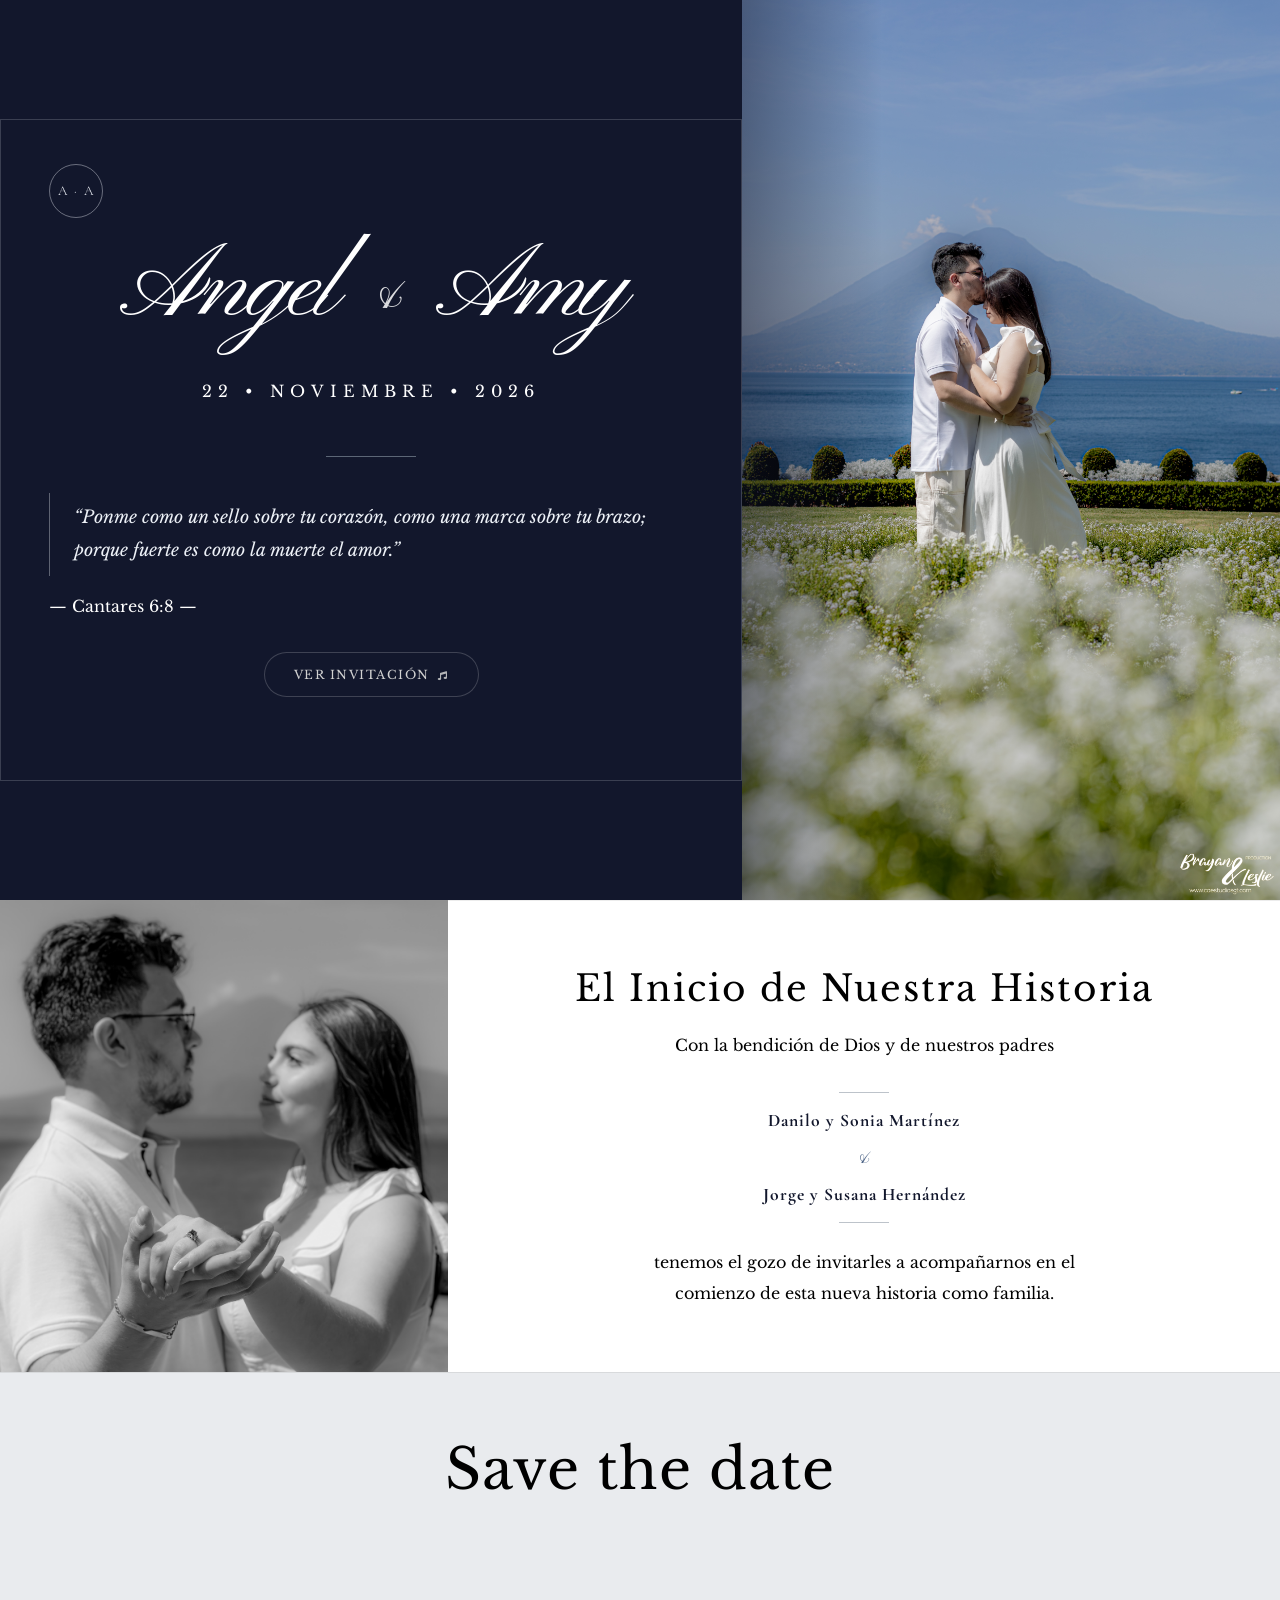
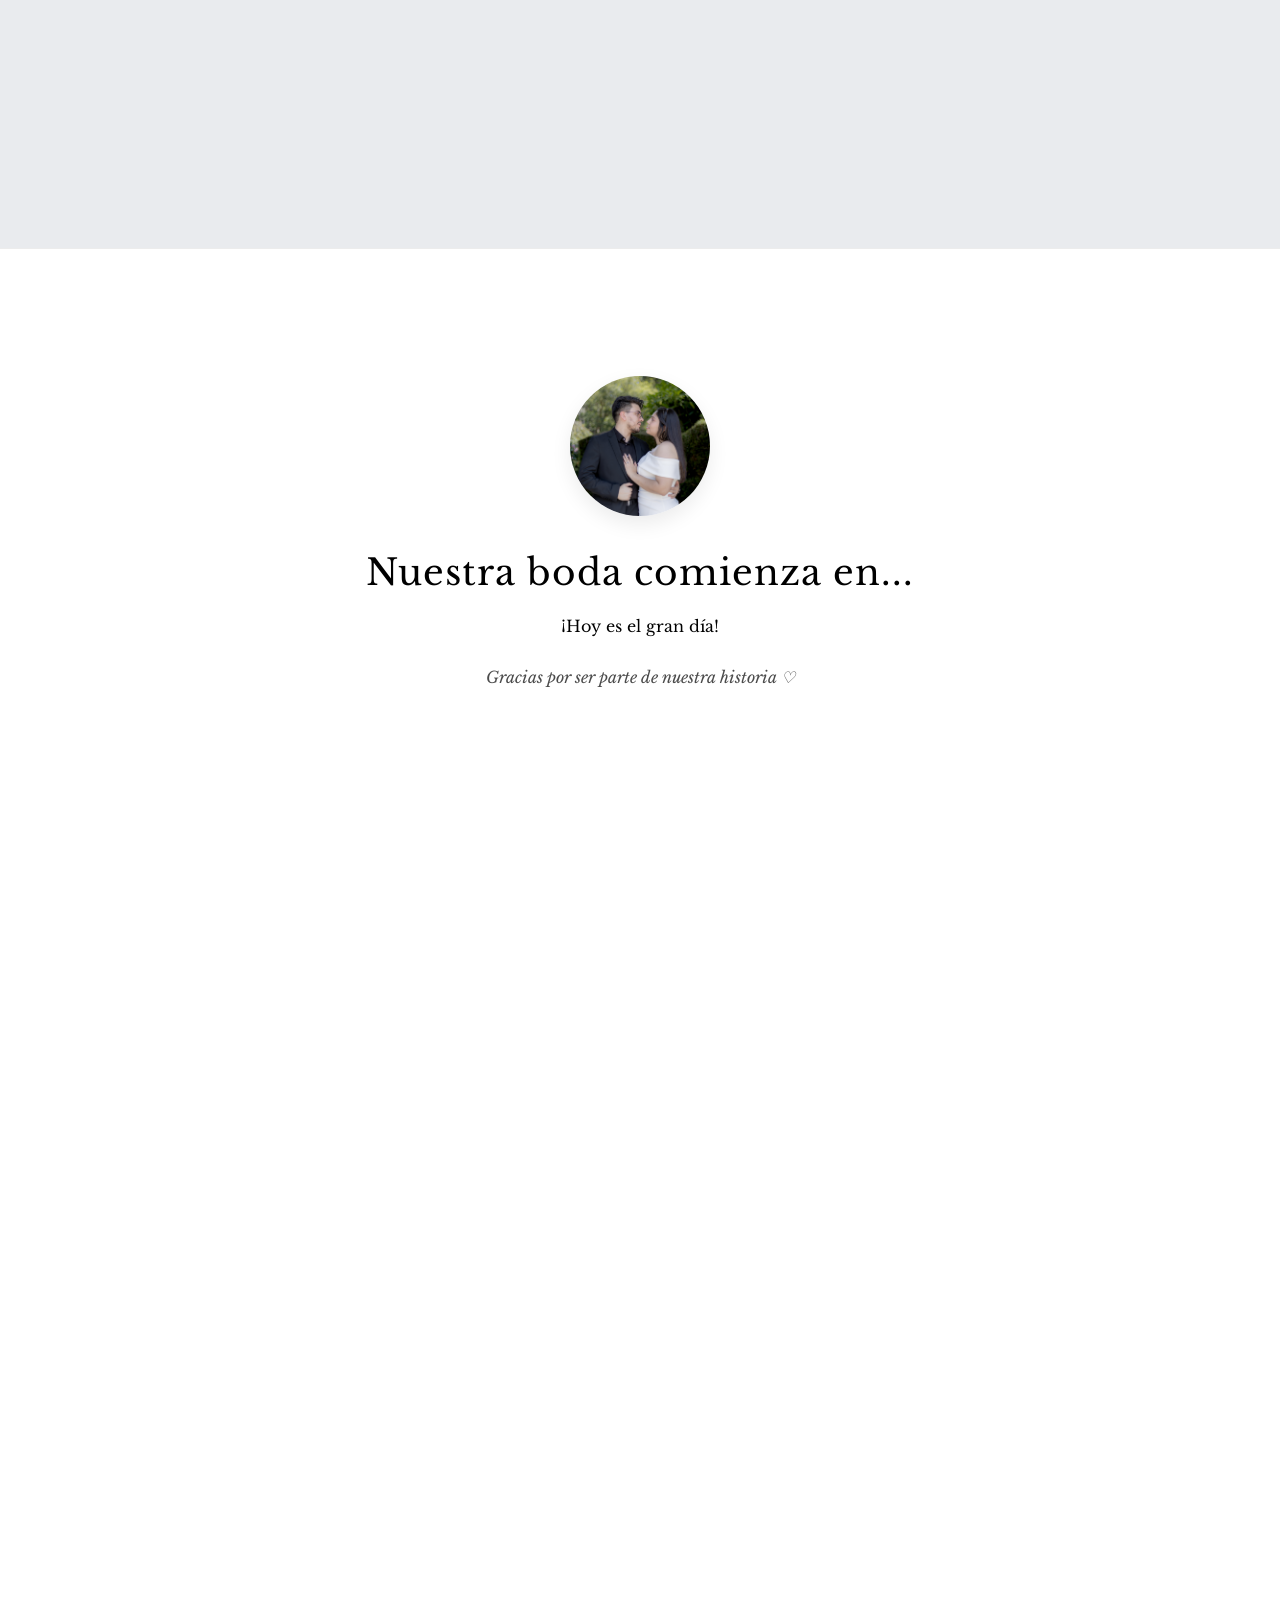
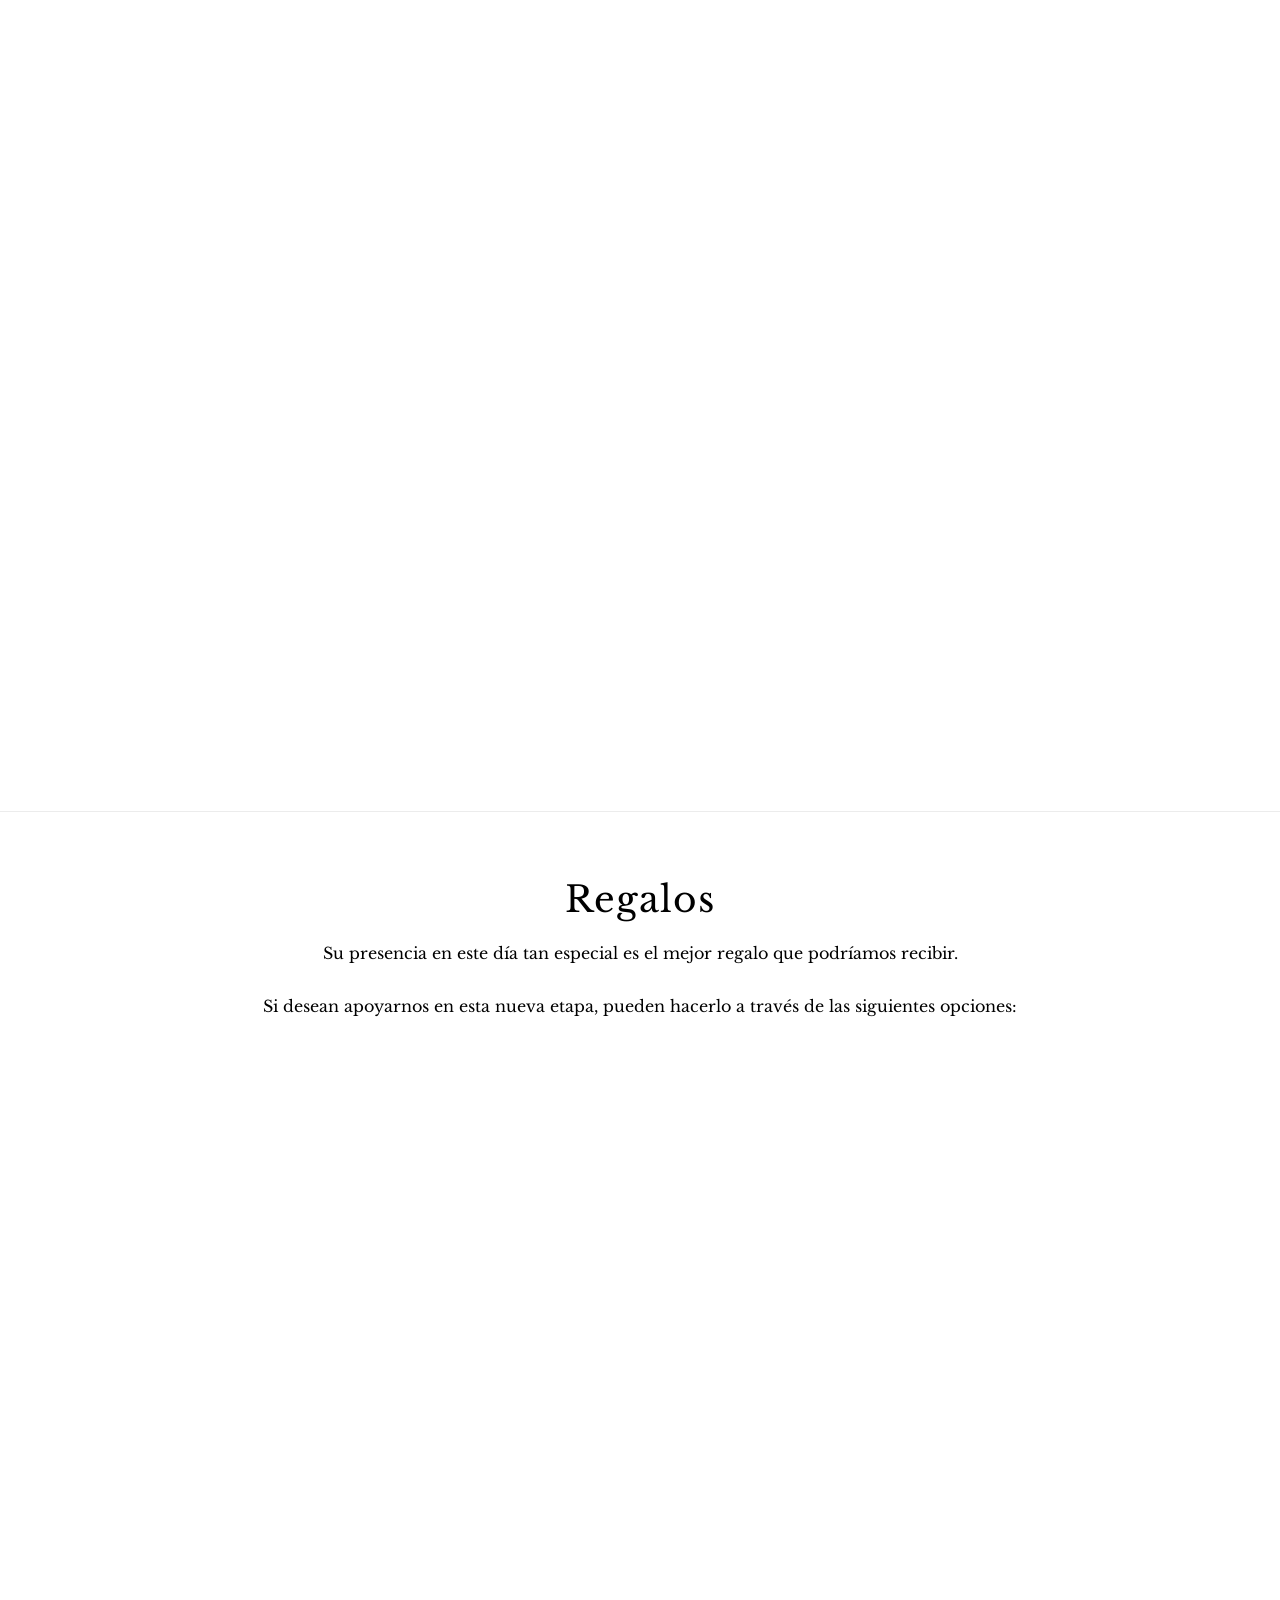
<file: index.html>
<!DOCTYPE HTML>

<html lang="es">
	<head>
		<title>Boda de Angel y Amy</title>
		<meta charset="utf-8" />

		<!-- Vista previa para WhatsApp y redes sociales -->
		<meta property="og:type" content="website" />
		<meta property="og:title" content="Angel & Amy · 22 de Noviembre 2026" />
		<meta property="og:description" content="¡Nos casamos! Acompáñanos a celebrar este día tan especial." />
		<meta property="og:image" content="https://wedding-angel-amy.netlify.app/images/preview.jpg?v=2" />
		<meta property="og:url" content="https://wedding-angel-amy.netlify.app/" />
		<meta name="twitter:card" content="summary_large_image" />
		<meta name="viewport" content="width=device-width, initial-scale=1, user-scalable=no" />
		<link rel="icon" type="image/png" sizes="32x32" href="images/favicon-32.png" />
		<link rel="icon" type="image/png" sizes="16x16" href="images/favicon-16.png" />
		<link rel="apple-touch-icon" sizes="180x180" href="images/favicon-180.png" />
		<link rel="icon" type="image/png" href="images/favicon.png" />
		<link rel="stylesheet" href="assets/css/main.css" />
		<link rel="stylesheet" href="https://cdnjs.cloudflare.com/ajax/libs/font-awesome/5.15.4/css/all.min.css">
		<link rel="preconnect" href="https://fonts.googleapis.com">
<link rel="preconnect" href="https://fonts.gstatic.com" crossorigin>

<link href="https://fonts.googleapis.com/css2?family=Cormorant+Garamond:wght@300;400;500;600;700&family=Libre+Baskerville:wght@400;700&family=Pinyon+Script&display=swap" rel="stylesheet">
		<noscript><link rel="stylesheet" href="assets/css/noscript.css" /></noscript>
	</head>
	<body class="is-preload">

		<!-- Wrapper -->
			<div id="wrapper" class="divided">

				<!-- Hero -->
					<section class="banner style1 orient-left content-align-left image-position-right fullscreen onload-image-fade-in onload-content-fade-right">
						<div class="content hero-content">

    <div class="hero-monogram">A · A</div>

    <h1 class="hero-names">
        <span>Angel</span>
        <span class="ampersand">&</span>
        <span>Amy</span>
    </h1>

<p class="hero-date">
22 • NOVIEMBRE • 2026
</p>

<div class="hero-divider"></div>

<blockquote class="hero-verse">
        “Ponme como un sello sobre tu corazón, como una marca sobre tu brazo; porque fuerte es como la muerte el amor.”
    </blockquote>

    <p class="hero-reference">
        — Cantares 6:8 —
    </p>

    <ul class="actions stacked">
        <li>
            <a href="#por-gracia"
               onclick="startExperience(event)"
               class="button hero-button">
                Ver Invitación <i class="icon solid fa-music" style="font-size:0.75em; margin-left:0.4em; opacity:0.85;"></i>
            </a>
        </li>
    </ul>

</div>
						<div class="image">
							<img src="images/Portada.jpg" alt="" />
						</div>
					</section>

					<section id="por-gracia" class="spotlight style1 orient-right content-align-left image-position-center onscroll-image-fade-in">
    <div class="content">
        <h2>El Inicio de Nuestra Historia</h2>
        <p class="spotlight-text">Con la bendición de Dios y de nuestros padres</p>
        <div class="parents-block">
            <div class="parents-divider"></div>
            <p class="parents-names">Danilo y Sonia Martínez</p>
            <span class="parents-ampersand">&amp;</span>
            <p class="parents-names">Jorge y Susana Hernández</p>
            <div class="parents-divider"></div>
        </div>
        <p class="spotlight-text">tenemos el gozo de invitarles a acompañarnos en el comienzo de esta nueva historia como familia.</p>
    </div>
    <div class="image">
        <img src="images/sdd2.jpg" alt="Amy y Ángel">
    </div>
</section>



				<!-- Fecha -->
				<section id="first" class="wrapper style1 align-center">
					<div class="inner onscroll-fade-in">
						<h1 class="sub-title">Save the date</h1>
						<div class="items style1 medium onscroll-fade-in">
							<section>
								<h3></h3>
								<h3>Domingo,</h3>
								<h3>22 de Noviembre de 2026</h3>
							</section>
							<section>
								<h3><i class="icon solid fa-church"></i> Ceremonia</h3>
								<h4>3:00 PM</h4>
								<h3><i class="icon solid fa-glass-cheers"></i> Recepción</h3>
								<h4>5:00 PM</h4>
							</section>
						</div>

					</div>
				</section>

				<!-- Countdown -->
				<section class="wrapper style1 align-center countdown-section onscroll-fade-in">
					<div class="inner onscroll-fade-in">
						<div class="date-photo">
							<img src="images/sdd5.jpg" alt="Angel y Amy" />
						</div>
						<h2 class="sub-title">Nuestra boda comienza en...</h2>
						<div id="countdown" class="countdown">
							<div class="time-box">
								<span id="days">0</span>
								<small>Días</small>
							</div>
							<div class="time-box">
								<span id="hours">0</span>
								<small>Horas</small>
							</div>
							<div class="time-box">
								<span id="minutes">0</span>
								<small>Min</small>
							</div>
							<div class="time-box">
								<span id="seconds">0</span>
								<small>Seg</small>
							</div>
						</div>
						<p id="countdown-message" class="countdown-message"></p>
					</div>
				</section>


				<!-- Ubicación -->
				<section class="wrapper style1 align-center location-section onscroll-fade-in">
					<div class="inner onscroll-fade-in">
						<h2 class="sub-title">El lugar de nuestra boda</h2>
						<br>
						<p><strong class="location-highlight">Jardín El Cerro</strong><br>Km 22.4, Carr. a Fraijanes</p>
						<div class="map-container">
						<iframe src="https://www.google.com/maps/embed?pb=!1m14!1m8!1m3!1d3247.8206105002237!2d-90.46124340290461!3d14.500118554054353!3m2!1i1024!2i768!4f13.1!3m3!1m2!1s0x8589a5372f4e31df%3A0xabebb25050e597f4!2sJard%C3%ADn%20El%20Cerro!5e0!3m2!1ses!2sgt!4v1773817597792!5m2!1ses!2sgt" width="600" height="450" style="border:0;" allowfullscreen="" loading="lazy" referrerpolicy="no-referrer-when-downgrade"></iframe>
					</div>
					<p></p>
					<ul class="actions small map-buttons">
						<li>
							<a href="https://waze.com/ul/h9fxdmx9bu" target="_blank" class="button small primary">
								<i class="icon brands fa-waze"></i> Waze
							</a>
						</li>
						<li>
							<a href="https://maps.app.goo.gl/NT7ha3MDsF26nURL7" target="_blank" class="button small primary">
								<i class="icon solid fa-map-marker-alt"></i> Maps
							</a>
						</li>
					</ul>
					</div>
					</section>

					<!-- Dress Code -->
					<section class="wrapper style1 align-center dresscode-section onscroll-fade-in">
						<div class="inner onscroll-fade-in">
							<h2 class="sub-title">Dress Code</h2>

							<p class="dresscode-text">
								Te invitamos a vestir de manera <strong>elegante & formal</strong> para celebrar este día tan especial con nosotros.
							</p>

							<p class="dresscode-subtext">
								Sugerimos color negro, tonos azules y grises dentro de nuestra paleta de colores:
							</p>

							<div class="color-palette">
								<span class="color color-1"></span>
								<span class="color color-2"></span>
								<span class="color color-3"></span>
								<span class="color color-4"></span>
								<span class="color color-5"></span>
								<span class="color color-6"></span>
								<span class="color color-7"></span>
								<span class="color color-8"></span>
							</div>

							<p class="dresscode-note">
								Evitar blanco y tonos muy brillantes.
							</p>
						</div>
					</section>

					<!-- RSVP -->
					<section class="wrapper style1 align-center rsvp-section onscroll-fade-in">
						<div class="inner onscroll-fade-in">
							<h2 class="sub-title">Confirma tu Asistencia</h2>
							<p class="rsvp-deadline">Por favor confirma antes del <strong>22 de octubre</strong>.</p>
							<div id="rsvp-reservado" class="rsvp-reservado" style="display:none;"></div>

							<div id="rsvp-active">
								<p id="rsvp-saludo" class="rsvp-saludo" style="display:none;"></p>
								<p>Esta invitación ha sido reservada para <strong id="seats">4</strong> persona(s).</p>

								<form id="rsvp-form">
									<label>¿Cuántos asistirán?</label>
									<select id="guestCount" required>
										<option value="" disabled selected>Cargando opciones...</option>
									</select>

									<br><br>

									<button type="submit" class="button primary">
										Confirmar asistencia
									</button>
								</form>
								<div id="thank-you" class="thank-you-box">
								<h3 class="thank-you-title">GRACIAS POR CONFIRMAR</h3>
								<p class="thank-you-text">Tu presencia es nuestro mejor regalo.</p>
								</div>
							</div>

							<div id="rsvp-closed" class="rsvp-closed-box" style="display:none;">
								<p>¡Gracias por tanto cariño! El período para confirmar cerró el 22 de octubre.</p>
							</div>
						</div>
					</section>
				





				<!-- Regalos -->
				<section class="wrapper style1 align-center regalos-section">
					<div class="inner onscroll-fade-in">

						<h2 class="sub-title">Regalos</h2>

						<p>
            				Su presencia en este día tan especial es el mejor regalo que podríamos recibir.<br><br>
							Si desean apoyarnos en esta nueva etapa, pueden hacerlo a través de las siguientes opciones:
						</p>

						<div class="items style1 medium onscroll-fade-in">

							<!-- Lista MAX -->
							<section>
								<h3>Lista de Regalos</h3>
								<p>
									Hemos creado una lista en MAX con algunas cosas que nos ayudarán a comenzar esta nueva etapa.
								</p>
								<a href="https://www2.max.com.gt/bodas/index/regalos/boda/42874/pareja/hernandez-martinez/fecha/22-11-2026" class="button primary" target="_blank">
									Ver lista
								</a>
							</section>

							<!-- QR -->
							<section>
								<h3>Luna de Miel</h3>
								<p>
									También pueden bendecirnos transfiriendo a nuestra cuenta:
								</p>
								<div class="bank-card">
									<p class="bank-name">Banco Industrial</p>
									<p class="bank-detail">Cuenta de Ahorro</p>
									<p class="bank-number">1262927</p>
									<p class="bank-owners">Angel Hernández / Amy Martínez</p>
								</div>
							</section>

						</div>

					</div>
				</section>

				

				<!-- Contacto -->
					<section class="wrapper style1 contact-section onscroll-fade-in">
						<div class="inner onscroll-fade-in contact-flex">
							<div class="contact-text">
								<h3 class="sub-title">¿Tienes dudas?</h3>
								<p>Puedes contactarnos con gusto.</p>

								<div class="contact-buttons">
									<a href="https://wa.me/56362516?text=Hola%20tengo%20una%20duda%20sobre%20la%20boda!" 
									target="_blank" 
									class="button small primary">
									<i class="icon brands fa-whatsapp"></i> Amy
									</a>

									<a href="https://wa.me/57635644?text=Hola%20tengo%20una%20duda%20sobre%20la%20boda!" 
									target="_blank" 
									class="button small primary">
									<i class="icon brands fa-whatsapp"></i> Angel
									</a>
								</div>
							</div>
							<div class="contact-photo">
								<img src="images/sdd6.jpg" alt="Angel y Amy" />
							</div>
						</div>
					</section>

			</div>

		<!-- Scripts -->
			<script src="assets/js/jquery.min.js"></script>
			<script src="assets/js/jquery.scrollex.min.js"></script>
			<script src="assets/js/jquery.scrolly.min.js"></script>
			<script src="assets/js/browser.min.js"></script>
			<script src="assets/js/breakpoints.min.js"></script>
			<script src="assets/js/util.js"></script>
			<script src="assets/js/main.js"></script>


		<!-- Música: reproduce la canción y baja a la sección de fecha -->
		<script>
			function smoothScrollTo(targetY, duration) {
				const startY = window.pageYOffset;
				const distance = targetY - startY;
				const startTime = performance.now();

				function easeOutQuint(t) {
					return 1 - Math.pow(1 - t, 5);
				}

				function step(currentTime) {
					const elapsed = currentTime - startTime;
					const progress = Math.min(elapsed / duration, 1);
					const eased = easeOutQuint(progress);

					window.scrollTo({ top: startY + distance * eased, behavior: 'auto' });

					if (progress < 1) {
						requestAnimationFrame(step);
					}
				}

				requestAnimationFrame(step);
			}

			function startExperience(event) {
				event.preventDefault();

				const song = document.getElementById("weddingSong");
				song.play();

				const target = document.querySelector('#por-gracia');
				const targetPosition = target.getBoundingClientRect().top + window.pageYOffset;

				smoothScrollTo(targetPosition, 1600);
			}
		</script>

		<!-- Conteo regresivo -->
		<script>
			const weddingDate = new Date("Nov 22, 2026 00:00:00").getTime();

			setInterval(function() {
				const now = new Date().getTime();
				const distance = weddingDate - now;

				if (distance <= 0) {
					document.getElementById("countdown").innerHTML = "¡Hoy es el gran día!";
					document.getElementById("countdown-message").innerText = "Gracias por ser parte de nuestra historia ♡";
					return;
				}

				const days = Math.floor(distance / (1000 * 60 * 60 * 24));
				const hours = Math.floor((distance / (1000 * 60 * 60)) % 24);
				const minutes = Math.floor((distance / (1000 * 60)) % 60);
				const seconds = Math.floor((distance / 1000) % 60);

				document.getElementById("days").innerText = days;
				document.getElementById("hours").innerText = hours;
				document.getElementById("minutes").innerText = minutes;
				document.getElementById("seconds").innerText = seconds;

				document.getElementById("countdown-message").innerText =
					"Contando los días para celebrar nuestro amor ♡";

			}, 1000);
		</script>

		<!-- Fecha límite de RSVP: cierra el formulario después del 22 de octubre -->
		<script>
			const rsvpDeadline = new Date("2026-10-22T23:59:59").getTime();

			if (Date.now() > rsvpDeadline) {
				document.getElementById("rsvp-active").style.display = "none";
				document.getElementById("rsvp-closed").style.display = "block";
			}
		</script>

		<!-- Cantidad de invitados por RSVP (según el enlace ?rsvp=) -->
		<script>
			const APPS_SCRIPT_URL = "https://script.google.com/macros/s/AKfycbyqhJdUTlt2XJfE5N0zF65Lbh-_t6SDPDvENMgmNZa_zVRCYBy6V2Z7oBlwqEmr4Bo/exec";

			const urlParams = new URLSearchParams(window.location.search);
			const guestGroup = (urlParams.get('rsvp') || '').trim().toLowerCase();

			// Respaldo por si el enlace no tiene ?rsvp= o el Apps Script aún no responde
			const guestDataRespaldo = {
				"familia-perez": 4,
				"ana": 2,
				"carlos": 1
			};

			function pintarOpciones(seats, nombre) {
				document.getElementById("seats").innerText = seats;

				if (nombre) {
					const saludo = document.getElementById("rsvp-saludo");
					if (saludo) {
						saludo.innerText = `Hola ${nombre},`;
						saludo.style.display = "block";
					}
				}

				const select = document.getElementById("guestCount");
				select.innerHTML = `<option value="" disabled selected>Selecciona una opción</option><option value="0">No podremos asistir</option>`;
				for (let i = 1; i <= seats; i++) {
					select.innerHTML += `<option value="${i}">${i} persona(s)</option>`;
				}
			}

			// Muestra "Lugares confirmados: X" solo si confirmaron que SÍ asisten
			function mostrarReservados(confirmados) {
				const caja = document.getElementById("rsvp-reservado");
				const n = Number(confirmados);
				if (!caja) return;
				if (n > 0) {
					caja.innerText = `Lugares confirmados: ${n}`;
					caja.style.display = "inline-block";
				} else {
					caja.style.display = "none";
				}
			}

			async function cargarInvitado() {
				if (!guestGroup) {
					pintarOpciones(1, null);
					return;
				}

				try {
					const res = await fetch(`${APPS_SCRIPT_URL}?slug=${encodeURIComponent(guestGroup)}`);
					const data = await res.json();

					if (data.found) {
						pintarOpciones(Number(data.asientos) || 1, data.nombre);
						mostrarReservados(data.confirmados);
						return;
					}
				} catch (err) {
					console.error("No se pudo cargar la información del invitado, usando respaldo:", err);
				}

				// Respaldo si el slug no está en la hoja o falló la conexión
				pintarOpciones(guestDataRespaldo[guestGroup] || 1, null);
			}

			cargarInvitado();
		</script>

		<!-- Registrar RSVP -->
		<script>
			document.getElementById("rsvp-form").addEventListener("submit", function(e) {
				e.preventDefault();

				const guests = document.getElementById("guestCount").value;
				const attending = Number(guests) > 0 ? "si" : "no";

				const data = new URLSearchParams();
				data.append("group", guestGroup);
				data.append("guests", guests);
				data.append("attending", attending);

				fetch(APPS_SCRIPT_URL, {
					method: "POST",
					mode: "no-cors",
					body: data
				});

				// UX bonito 💅
				document.getElementById("rsvp-form").style.display = "none";
				document.getElementById("thank-you").style.display = "block";
				mostrarReservados(guests);
			});
		</script>

		<audio id="weddingSong">
			<source src="audio/song.mp3" type="audio/mpeg">
		</audio>
	</body>
</html>
</file>
<file: assets/css/noscript.css>
/*
	Story by HTML5 UP
	html5up.net | @ajlkn
	Free for personal and commercial use under the CCA 3.0 license (html5up.net/license)
*/

/* Banner (transitions) */

	.banner.onload-content-fade-up .content {
		-moz-transition: none;
		-webkit-transition: none;
		-ms-transition: none;
		transition: none;
	}

	body.is-preload .banner.onload-content-fade-up .content {
		-moz-transform: none;
		-webkit-transform: none;
		-ms-transform: none;
		transform: none;
		opacity: 1;
	}

	.banner.onload-content-fade-down .content {
		-moz-transition: none;
		-webkit-transition: none;
		-ms-transition: none;
		transition: none;
	}

	body.is-preload .banner.onload-content-fade-down .content {
		-moz-transform: none;
		-webkit-transform: none;
		-ms-transform: none;
		transform: none;
		opacity: 1;
	}

	.banner.onload-content-fade-left .content {
		-moz-transition: none;
		-webkit-transition: none;
		-ms-transition: none;
		transition: none;
	}

	body.is-preload .banner.onload-content-fade-left .content {
		-moz-transform: none;
		-webkit-transform: none;
		-ms-transform: none;
		transform: none;
		opacity: 1;
	}

	.banner.onload-content-fade-right .content {
		-moz-transition: none;
		-webkit-transition: none;
		-ms-transition: none;
		transition: none;
	}

	body.is-preload .banner.onload-content-fade-right .content {
		-moz-transform: none;
		-webkit-transform: none;
		-ms-transform: none;
		transform: none;
		opacity: 1;
	}

	.banner.onload-content-fade-in .content {
		-moz-transition: none;
		-webkit-transition: none;
		-ms-transition: none;
		transition: none;
	}

	body.is-preload .banner.onload-content-fade-in .content {
		-moz-transform: none;
		-webkit-transform: none;
		-ms-transform: none;
		transform: none;
		opacity: 1;
	}

	.banner.onload-image-fade-up .image {
		-moz-transition: none;
		-webkit-transition: none;
		-ms-transition: none;
		transition: none;
	}

		.banner.onload-image-fade-up .image img {
			-moz-transition: none;
			-webkit-transition: none;
			-ms-transition: none;
			transition: none;
		}

	body.is-preload .banner.onload-image-fade-up .image {
		-moz-transform: none;
		-webkit-transform: none;
		-ms-transform: none;
		transform: none;
		opacity: 1;
	}

		body.is-preload .banner.onload-image-fade-up .image img {
			opacity: 1;
		}

	.banner.onload-image-fade-down .image {
		-moz-transition: none;
		-webkit-transition: none;
		-ms-transition: none;
		transition: none;
	}

		.banner.onload-image-fade-down .image img {
			-moz-transition: none;
			-webkit-transition: none;
			-ms-transition: none;
			transition: none;
		}

	body.is-preload .banner.onload-image-fade-down .image {
		-moz-transform: none;
		-webkit-transform: none;
		-ms-transform: none;
		transform: none;
		opacity: 1;
	}

		body.is-preload .banner.onload-image-fade-down .image img {
			opacity: 1;
		}

	.banner.onload-image-fade-left .image {
		-moz-transition: none;
		-webkit-transition: none;
		-ms-transition: none;
		transition: none;
	}

		.banner.onload-image-fade-left .image img {
			-moz-transition: none;
			-webkit-transition: none;
			-ms-transition: none;
			transition: none;
		}

	body.is-preload .banner.onload-image-fade-left .image {
		-moz-transform: none;
		-webkit-transform: none;
		-ms-transform: none;
		transform: none;
		opacity: 1;
	}

		body.is-preload .banner.onload-image-fade-left .image img {
			opacity: 1;
		}

	.banner.onload-image-fade-right .image {
		-moz-transition: none;
		-webkit-transition: none;
		-ms-transition: none;
		transition: none;
	}

		.banner.onload-image-fade-right .image img {
			-moz-transition: none;
			-webkit-transition: none;
			-ms-transition: none;
			transition: none;
		}

	body.is-preload .banner.onload-image-fade-right .image {
		-moz-transform: none;
		-webkit-transform: none;
		-ms-transform: none;
		transform: none;
		opacity: 1;
	}

		body.is-preload .banner.onload-image-fade-right .image img {
			opacity: 1;
		}

	.banner.onload-image-fade-in .image img {
		-moz-transition: none;
		-webkit-transition: none;
		-ms-transition: none;
		transition: none;
	}

	body.is-preload .banner.onload-image-fade-in .image img {
		opacity: 1;
	}

	.banner.onscroll-content-fade-up .content {
		-moz-transition: none;
		-webkit-transition: none;
		-ms-transition: none;
		transition: none;
	}

	.banner.onscroll-content-fade-up.is-inactive .content {
		-moz-transform: none;
		-webkit-transform: none;
		-ms-transform: none;
		transform: none;
		opacity: 1;
	}

	.banner.onscroll-content-fade-down .content {
		-moz-transition: none;
		-webkit-transition: none;
		-ms-transition: none;
		transition: none;
	}

	.banner.onscroll-content-fade-down.is-inactive .content {
		-moz-transform: none;
		-webkit-transform: none;
		-ms-transform: none;
		transform: none;
		opacity: 1;
	}

	.banner.onscroll-content-fade-left .content {
		-moz-transition: none;
		-webkit-transition: none;
		-ms-transition: none;
		transition: none;
	}

	.banner.onscroll-content-fade-left.is-inactive .content {
		-moz-transform: none;
		-webkit-transform: none;
		-ms-transform: none;
		transform: none;
		opacity: 1;
	}

	.banner.onscroll-content-fade-right .content {
		-moz-transition: none;
		-webkit-transition: none;
		-ms-transition: none;
		transition: none;
	}

	.banner.onscroll-content-fade-right.is-inactive .content {
		-moz-transform: none;
		-webkit-transform: none;
		-ms-transform: none;
		transform: none;
		opacity: 1;
	}

	.banner.onscroll-content-fade-in .content {
		-moz-transition: none;
		-webkit-transition: none;
		-ms-transition: none;
		transition: none;
	}

	.banner.onscroll-content-fade-in.is-inactive .content {
		-moz-transform: none;
		-webkit-transform: none;
		-ms-transform: none;
		transform: none;
		opacity: 1;
	}

	.banner.onscroll-image-fade-up .image {
		-moz-transition: none;
		-webkit-transition: none;
		-ms-transition: none;
		transition: none;
	}

		.banner.onscroll-image-fade-up .image img {
			-moz-transition: none;
			-webkit-transition: none;
			-ms-transition: none;
			transition: none;
		}

	.banner.onscroll-image-fade-up.is-inactive .image {
		-moz-transform: none;
		-webkit-transform: none;
		-ms-transform: none;
		transform: none;
		opacity: 1;
	}

		.banner.onscroll-image-fade-up.is-inactive .image img {
			opacity: 1;
		}

	.banner.onscroll-image-fade-down .image {
		-moz-transition: none;
		-webkit-transition: none;
		-ms-transition: none;
		transition: none;
	}

		.banner.onscroll-image-fade-down .image img {
			-moz-transition: none;
			-webkit-transition: none;
			-ms-transition: none;
			transition: none;
		}

	.banner.onscroll-image-fade-down.is-inactive .image {
		-moz-transform: none;
		-webkit-transform: none;
		-ms-transform: none;
		transform: none;
		opacity: 1;
	}

		.banner.onscroll-image-fade-down.is-inactive .image img {
			opacity: 1;
		}

	.banner.onscroll-image-fade-left .image {
		-moz-transition: none;
		-webkit-transition: none;
		-ms-transition: none;
		transition: none;
	}

		.banner.onscroll-image-fade-left .image img {
			-moz-transition: none;
			-webkit-transition: none;
			-ms-transition: none;
			transition: none;
		}

	.banner.onscroll-image-fade-left.is-inactive .image {
		-moz-transform: none;
		-webkit-transform: none;
		-ms-transform: none;
		transform: none;
		opacity: 1;
	}

		.banner.onscroll-image-fade-left.is-inactive .image img {
			opacity: 1;
		}

	.banner.onscroll-image-fade-right .image {
		-moz-transition: none;
		-webkit-transition: none;
		-ms-transition: none;
		transition: none;
	}

		.banner.onscroll-image-fade-right .image img {
			-moz-transition: none;
			-webkit-transition: none;
			-ms-transition: none;
			transition: none;
		}

	.banner.onscroll-image-fade-right.is-inactive .image {
		-moz-transform: none;
		-webkit-transform: none;
		-ms-transform: none;
		transform: none;
		opacity: 1;
	}

		.banner.onscroll-image-fade-right.is-inactive .image img {
			opacity: 1;
		}

	.banner.onscroll-image-fade-in .image img {
		-moz-transition: none;
		-webkit-transition: none;
		-ms-transition: none;
		transition: none;
	}

	.banner.onscroll-image-fade-in.is-inactive .image img {
		opacity: 1;
	}
</file>
<file: assets/css/main.css>
@import url(fontawesome-all.min.css);
@import url("https://fonts.googleapis.com/css?family=Source+Sans+Pro:300,300i,400,400i");

/*
	Story by HTML5 UP
	html5up.net | @ajlkn
	Free for personal and commercial use under the CCA 3.0 license (html5up.net/license)
*/

html, body, div, span, applet, object,
iframe, h1, h2, h3, h4, h5, h6, p, blockquote,
pre, a, abbr, acronym, address, big, cite,
code, del, dfn, em, img, ins, kbd, q, s, samp,
small, strike, strong, sub, sup, tt, var, b,
u, i, center, dl, dt, dd, ol, ul, li, fieldset,
form, label, legend, table, caption, tbody,
tfoot, thead, tr, th, td, article, aside,
canvas, details, embed, figure, figcaption,
footer, header, hgroup, menu, nav, output, ruby,
section, summary, time, mark, audio, video {
	margin: 0;
	padding: 0;
	border: 0;
	font-size: 100%;
	font: inherit;
	vertical-align: baseline;}

article, aside, details, figcaption, figure,
footer, header, hgroup, menu, nav, section {
	display: block;}

body {
	line-height: 1;
}

ol, ul {
	list-style: none;
}

blockquote, q {
	quotes: none;
}

	blockquote:before, blockquote:after, q:before, q:after {
		content: '';
		content: none;
	}

table {
	border-collapse: collapse;
	border-spacing: 0;
}

body {
	-webkit-text-size-adjust: none;
}

mark {
	background-color: transparent;
	color: inherit;
}

input::-moz-focus-inner {
	border: 0;
	padding: 0;
}

input, select, textarea {
	-moz-appearance: none;
	-webkit-appearance: none;
	-ms-appearance: none;
	appearance: none;
}

/* Basic */

	@-ms-viewport {
		width: device-width;
	}

	body {
		-ms-overflow-style: scrollbar;
	}

	@media screen and (max-width: 480px) {

		html, body {
			min-width: 320px;
		}

	}

	html {
		box-sizing: border-box;
	}

	*, *:before, *:after {
		box-sizing: inherit;
	}

	body {
		background: #ffffff;
	}

		body.is-preload *, body.is-preload *:before, body.is-preload *:after {
			-moz-animation: none !important;
			-webkit-animation: none !important;
			-ms-animation: none !important;
			animation: none !important;
			-moz-transition: none !important;
			-webkit-transition: none !important;
			-ms-transition: none !important;
			transition: none !important;
		}

/* Type */

	html {
		font-size: 18pt;
	}

		@media screen and (max-width: 1680px) {

			html {
				font-size: 14pt;
			}

		}

		@media screen and (max-width: 1280px) {

			html {
				font-size: 12pt;
			}

		}

		@media screen and (max-width: 736px) {

			html {
				font-size: 11pt;
			}

		}

		@media screen and (max-width: 360px) {

			html {
				font-size: 10pt;
			}

		}

	body {
		background-color: #ffffff;
		color: #000000;
	}

	body, input, select, textarea {
		font-family: 'Libre Baskerville', serif;
		font-size: 1rem;
		font-weight: 300;
		line-height: 1.65;
	}

	a {
		-moz-transition: color 0.2s ease-in-out;
		-webkit-transition: color 0.2s ease-in-out;
		-ms-transition: color 0.2s ease-in-out;
		transition: color 0.2s ease-in-out;
		text-decoration: underline;
	}

		a:hover {
			text-decoration: none;
		}

	strong, b {
		font-weight: 400;
	}

	em, i {
		font-style: italic;
	}

	p {
		margin: 0 0 2rem 0;
	}

		p.major {
			font-size: 1.25rem;
		}

	h1, h2, h3, h4, h5, h6 {
		font-weight: 300;
		line-height: 1.375;
		letter-spacing: -0.05em;
		margin: 0 0 1rem 0;
	}

		h1 a, h2 a, h3 a, h4 a, h5 a, h6 a {
			color: inherit;
			text-decoration: none;
		}

	h1 {
		font-size: 3.5rem;
		line-height: 1.2;
	}

	h2 {
		font-size: 2.25rem;
	}

	h3 {
		font-size: 1.5rem;
	}

	h4 {
		font-size: 1.1rem;
	}

	h5 {
		font-size: 0.9rem;
	}

	h6 {
		font-size: 0.7rem;
	}

	sub {
		font-size: 0.8rem;
		position: relative;
		top: 0.5rem;
	}

	sup {
		font-size: 0.8rem;
		position: relative;
		top: -0.5rem;
	}

	blockquote {
		border-left: solid 4px;
		font-style: italic;
		margin: 0 0 2rem 0;
		padding: 0.5rem 0 0.5rem 2rem;
	}

	code {
		border-radius: 4px;
		font-family: "Courier New", monospace;
		font-size: 0.9em;
		margin: 0 0.25rem;
		padding: 0.25rem 0.325rem;
	}

	pre {
		-webkit-overflow-scrolling: touch;
		font-family: "Courier New", monospace;
		font-size: 0.9em;
		margin: 0 0 2rem 0;
	}

		pre code {
			display: block;
			line-height: 1.5;
			padding: 0.75rem 1rem;
			overflow-x: auto;
		}

	hr {
		border: 0;
		border-bottom: solid 1px;
		margin: 2.5rem 0;
	}

		hr.major {
			margin: 3.5rem 0;
		}

	.align-left {
		text-align: left;
	}

	.align-center {
		text-align: center;
	}

	.align-right {
		text-align: right;
	}

	@media screen and (max-width: 736px) {

		p.major {
			font-size: 1.1rem;
		}

		h1 {
			font-size: 2.5rem;
		}

		h2 {
			font-size: 2rem;
		}

		h3 {
			font-size: 1.25rem;
		}

		h4 {
			font-size: 1rem;
		}

	}

	input, select, textarea {
		color: #000000;
	}

	a {
		color: #000000;
	}

		a:hover {
			color: #47D3E5;
		}

	strong, b {
		color: #000000;
	}

	h1, h2, h3, h4, h5, h6 {
		color: #000000;
	}

	blockquote {
		border-left-color: rgba(0, 0, 0, 0.2);
	}

	code {
		background: rgba(0, 0, 0, 0.05);
		border-color: rgba(0, 0, 0, 0.2);
	}

	hr {
		border-bottom-color: rgba(0, 0, 0, 0.2);
	}

/* Row */

	.row {
		display: flex;
		flex-wrap: wrap;
		box-sizing: border-box;
		align-items: stretch;
	}

		.row > * {
			box-sizing: border-box;
		}

		.row.gtr-uniform > * > :last-child {
			margin-bottom: 0;
		}

		.row.aln-left {
			justify-content: flex-start;
		}

		.row.aln-center {
			justify-content: center;
		}

		.row.aln-right {
			justify-content: flex-end;
		}

		.row.aln-top {
			align-items: flex-start;
		}

		.row.aln-middle {
			align-items: center;
		}

		.row.aln-bottom {
			align-items: flex-end;
		}

		.row > .imp {
			order: -1;
		}

		.row > .col-1 {
			width: 8.33333%;
		}

		.row > .off-1 {
			margin-left: 8.33333%;
		}

		.row > .col-2 {
			width: 16.66667%;
		}

		.row > .off-2 {
			margin-left: 16.66667%;
		}

		.row > .col-3 {
			width: 25%;
		}

		.row > .off-3 {
			margin-left: 25%;
		}

		.row > .col-4 {
			width: 33.33333%;
		}

		.row > .off-4 {
			margin-left: 33.33333%;
		}

		.row > .col-5 {
			width: 41.66667%;
		}

		.row > .off-5 {
			margin-left: 41.66667%;
		}

		.row > .col-6 {
			width: 50%;
		}

		.row > .off-6 {
			margin-left: 50%;
		}

		.row > .col-7 {
			width: 58.33333%;
		}

		.row > .off-7 {
			margin-left: 58.33333%;
		}

		.row > .col-8 {
			width: 66.66667%;
		}

		.row > .off-8 {
			margin-left: 66.66667%;
		}

		.row > .col-9 {
			width: 75%;
		}

		.row > .off-9 {
			margin-left: 75%;
		}

		.row > .col-10 {
			width: 83.33333%;
		}

		.row > .off-10 {
			margin-left: 83.33333%;
		}

		.row > .col-11 {
			width: 91.66667%;
		}

		.row > .off-11 {
			margin-left: 91.66667%;
		}

		.row > .col-12 {
			width: 100%;
		}

		.row > .off-12 {
			margin-left: 100%;
		}

		.row.gtr-0 {
			margin-top: 0;
			margin-left: 0rem;
		}

			.row.gtr-0 > * {
				padding: 0 0 0 0rem;
			}

			.row.gtr-0.gtr-uniform {
				margin-top: 0rem;
			}

				.row.gtr-0.gtr-uniform > * {
					padding-top: 0rem;
				}

		.row.gtr-25 {
			margin-top: 0;
			margin-left: -0.5rem;
		}

			.row.gtr-25 > * {
				padding: 0 0 0 0.5rem;
			}

			.row.gtr-25.gtr-uniform {
				margin-top: -0.5rem;
			}

				.row.gtr-25.gtr-uniform > * {
					padding-top: 0.5rem;
				}

		.row.gtr-50 {
			margin-top: 0;
			margin-left: -1rem;
		}

			.row.gtr-50 > * {
				padding: 0 0 0 1rem;
			}

			.row.gtr-50.gtr-uniform {
				margin-top: -1rem;
			}

				.row.gtr-50.gtr-uniform > * {
					padding-top: 1rem;
				}

		.row {
			margin-top: 0;
			margin-left: -2rem;
		}

			.row > * {
				padding: 0 0 0 2rem;
			}

			.row.gtr-uniform {
				margin-top: -2rem;
			}

				.row.gtr-uniform > * {
					padding-top: 2rem;
				}

		.row.gtr-150 {
			margin-top: 0;
			margin-left: -3rem;
		}

			.row.gtr-150 > * {
				padding: 0 0 0 3rem;
			}

			.row.gtr-150.gtr-uniform {
				margin-top: -3rem;
			}

				.row.gtr-150.gtr-uniform > * {
					padding-top: 3rem;
				}

		.row.gtr-200 {
			margin-top: 0;
			margin-left: -4rem;
		}

			.row.gtr-200 > * {
				padding: 0 0 0 4rem;
			}

			.row.gtr-200.gtr-uniform {
				margin-top: -4rem;
			}

				.row.gtr-200.gtr-uniform > * {
					padding-top: 4rem;
				}

		@media screen and (max-width: 1680px) {

			.row {
				display: flex;
				flex-wrap: wrap;
				box-sizing: border-box;
				align-items: stretch;
			}

				.row > * {
					box-sizing: border-box;
				}

				.row.gtr-uniform > * > :last-child {
					margin-bottom: 0;
				}

				.row.aln-left {
					justify-content: flex-start;
				}

				.row.aln-center {
					justify-content: center;
				}

				.row.aln-right {
					justify-content: flex-end;
				}

				.row.aln-top {
					align-items: flex-start;
				}

				.row.aln-middle {
					align-items: center;
				}

				.row.aln-bottom {
					align-items: flex-end;
				}

				.row > .imp-xlarge {
					order: -1;
				}

				.row > .col-1-xlarge {
					width: 8.33333%;
				}

				.row > .off-1-xlarge {
					margin-left: 8.33333%;
				}

				.row > .col-2-xlarge {
					width: 16.66667%;
				}

				.row > .off-2-xlarge {
					margin-left: 16.66667%;
				}

				.row > .col-3-xlarge {
					width: 25%;
				}

				.row > .off-3-xlarge {
					margin-left: 25%;
				}

				.row > .col-4-xlarge {
					width: 33.33333%;
				}

				.row > .off-4-xlarge {
					margin-left: 33.33333%;
				}

				.row > .col-5-xlarge {
					width: 41.66667%;
				}

				.row > .off-5-xlarge {
					margin-left: 41.66667%;
				}

				.row > .col-6-xlarge {
					width: 50%;
				}

				.row > .off-6-xlarge {
					margin-left: 50%;
				}

				.row > .col-7-xlarge {
					width: 58.33333%;
				}

				.row > .off-7-xlarge {
					margin-left: 58.33333%;
				}

				.row > .col-8-xlarge {
					width: 66.66667%;
				}

				.row > .off-8-xlarge {
					margin-left: 66.66667%;
				}

				.row > .col-9-xlarge {
					width: 75%;
				}

				.row > .off-9-xlarge {
					margin-left: 75%;
				}

				.row > .col-10-xlarge {
					width: 83.33333%;
				}

				.row > .off-10-xlarge {
					margin-left: 83.33333%;
				}

				.row > .col-11-xlarge {
					width: 91.66667%;
				}

				.row > .off-11-xlarge {
					margin-left: 91.66667%;
				}

				.row > .col-12-xlarge {
					width: 100%;
				}

				.row > .off-12-xlarge {
					margin-left: 100%;
				}

				.row.gtr-0 {
					margin-top: 0;
					margin-left: 0rem;
				}

					.row.gtr-0 > * {
						padding: 0 0 0 0rem;
					}

					.row.gtr-0.gtr-uniform {
						margin-top: 0rem;
					}

						.row.gtr-0.gtr-uniform > * {
							padding-top: 0rem;
						}

				.row.gtr-25 {
					margin-top: 0;
					margin-left: -0.5rem;
				}

					.row.gtr-25 > * {
						padding: 0 0 0 0.5rem;
					}

					.row.gtr-25.gtr-uniform {
						margin-top: -0.5rem;
					}

						.row.gtr-25.gtr-uniform > * {
							padding-top: 0.5rem;
						}

				.row.gtr-50 {
					margin-top: 0;
					margin-left: -1rem;
				}

					.row.gtr-50 > * {
						padding: 0 0 0 1rem;
					}

					.row.gtr-50.gtr-uniform {
						margin-top: -1rem;
					}

						.row.gtr-50.gtr-uniform > * {
							padding-top: 1rem;
						}

				.row {
					margin-top: 0;
					margin-left: -2rem;
				}

					.row > * {
						padding: 0 0 0 2rem;
					}

					.row.gtr-uniform {
						margin-top: -2rem;
					}

						.row.gtr-uniform > * {
							padding-top: 2rem;
						}

				.row.gtr-150 {
					margin-top: 0;
					margin-left: -3rem;
				}

					.row.gtr-150 > * {
						padding: 0 0 0 3rem;
					}

					.row.gtr-150.gtr-uniform {
						margin-top: -3rem;
					}

						.row.gtr-150.gtr-uniform > * {
							padding-top: 3rem;
						}

				.row.gtr-200 {
					margin-top: 0;
					margin-left: -4rem;
				}

					.row.gtr-200 > * {
						padding: 0 0 0 4rem;
					}

					.row.gtr-200.gtr-uniform {
						margin-top: -4rem;
					}

						.row.gtr-200.gtr-uniform > * {
							padding-top: 4rem;
						}

		}

		@media screen and (max-width: 1280px) {

			.row {
				display: flex;
				flex-wrap: wrap;
				box-sizing: border-box;
				align-items: stretch;
			}

				.row > * {
					box-sizing: border-box;
				}

				.row.gtr-uniform > * > :last-child {
					margin-bottom: 0;
				}

				.row.aln-left {
					justify-content: flex-start;
				}

				.row.aln-center {
					justify-content: center;
				}

				.row.aln-right {
					justify-content: flex-end;
				}

				.row.aln-top {
					align-items: flex-start;
				}

				.row.aln-middle {
					align-items: center;
				}

				.row.aln-bottom {
					align-items: flex-end;
				}

				.row > .imp-large {
					order: -1;
				}

				.row > .col-1-large {
					width: 8.33333%;
				}

				.row > .off-1-large {
					margin-left: 8.33333%;
				}

				.row > .col-2-large {
					width: 16.66667%;
				}

				.row > .off-2-large {
					margin-left: 16.66667%;
				}

				.row > .col-3-large {
					width: 25%;
				}

				.row > .off-3-large {
					margin-left: 25%;
				}

				.row > .col-4-large {
					width: 33.33333%;
				}

				.row > .off-4-large {
					margin-left: 33.33333%;
				}

				.row > .col-5-large {
					width: 41.66667%;
				}

				.row > .off-5-large {
					margin-left: 41.66667%;
				}

				.row > .col-6-large {
					width: 50%;
				}

				.row > .off-6-large {
					margin-left: 50%;
				}

				.row > .col-7-large {
					width: 58.33333%;
				}

				.row > .off-7-large {
					margin-left: 58.33333%;
				}

				.row > .col-8-large {
					width: 66.66667%;
				}

				.row > .off-8-large {
					margin-left: 66.66667%;
				}

				.row > .col-9-large {
					width: 75%;
				}

				.row > .off-9-large {
					margin-left: 75%;
				}

				.row > .col-10-large {
					width: 83.33333%;
				}

				.row > .off-10-large {
					margin-left: 83.33333%;
				}

				.row > .col-11-large {
					width: 91.66667%;
				}

				.row > .off-11-large {
					margin-left: 91.66667%;
				}

				.row > .col-12-large {
					width: 100%;
				}

				.row > .off-12-large {
					margin-left: 100%;
				}

				.row.gtr-0 {
					margin-top: 0;
					margin-left: 0rem;
				}

					.row.gtr-0 > * {
						padding: 0 0 0 0rem;
					}

					.row.gtr-0.gtr-uniform {
						margin-top: 0rem;
					}

						.row.gtr-0.gtr-uniform > * {
							padding-top: 0rem;
						}

				.row.gtr-25 {
					margin-top: 0;
					margin-left: -0.5rem;
				}

					.row.gtr-25 > * {
						padding: 0 0 0 0.5rem;
					}

					.row.gtr-25.gtr-uniform {
						margin-top: -0.5rem;
					}

						.row.gtr-25.gtr-uniform > * {
							padding-top: 0.5rem;
						}

				.row.gtr-50 {
					margin-top: 0;
					margin-left: -1rem;
				}

					.row.gtr-50 > * {
						padding: 0 0 0 1rem;
					}

					.row.gtr-50.gtr-uniform {
						margin-top: -1rem;
					}

						.row.gtr-50.gtr-uniform > * {
							padding-top: 1rem;
						}

				.row {
					margin-top: 0;
					margin-left: -2rem;
				}

					.row > * {
						padding: 0 0 0 2rem;
					}

					.row.gtr-uniform {
						margin-top: -2rem;
					}

						.row.gtr-uniform > * {
							padding-top: 2rem;
						}

				.row.gtr-150 {
					margin-top: 0;
					margin-left: -3rem;
				}

					.row.gtr-150 > * {
						padding: 0 0 0 3rem;
					}

					.row.gtr-150.gtr-uniform {
						margin-top: -3rem;
					}

						.row.gtr-150.gtr-uniform > * {
							padding-top: 3rem;
						}

				.row.gtr-200 {
					margin-top: 0;
					margin-left: -4rem;
				}

					.row.gtr-200 > * {
						padding: 0 0 0 4rem;
					}

					.row.gtr-200.gtr-uniform {
						margin-top: -4rem;
					}

						.row.gtr-200.gtr-uniform > * {
							padding-top: 4rem;
						}

		}

		@media screen and (max-width: 980px) {

			.row {
				display: flex;
				flex-wrap: wrap;
				box-sizing: border-box;
				align-items: stretch;
			}

				.row > * {
					box-sizing: border-box;
				}

				.row.gtr-uniform > * > :last-child {
					margin-bottom: 0;
				}

				.row.aln-left {
					justify-content: flex-start;
				}

				.row.aln-center {
					justify-content: center;
				}

				.row.aln-right {
					justify-content: flex-end;
				}

				.row.aln-top {
					align-items: flex-start;
				}

				.row.aln-middle {
					align-items: center;
				}

				.row.aln-bottom {
					align-items: flex-end;
				}

				.row > .imp-medium {
					order: -1;
				}

				.row > .col-1-medium {
					width: 8.33333%;
				}

				.row > .off-1-medium {
					margin-left: 8.33333%;
				}

				.row > .col-2-medium {
					width: 16.66667%;
				}

				.row > .off-2-medium {
					margin-left: 16.66667%;
				}

				.row > .col-3-medium {
					width: 25%;
				}

				.row > .off-3-medium {
					margin-left: 25%;
				}

				.row > .col-4-medium {
					width: 33.33333%;
				}

				.row > .off-4-medium {
					margin-left: 33.33333%;
				}

				.row > .col-5-medium {
					width: 41.66667%;
				}

				.row > .off-5-medium {
					margin-left: 41.66667%;
				}

				.row > .col-6-medium {
					width: 50%;
				}

				.row > .off-6-medium {
					margin-left: 50%;
				}

				.row > .col-7-medium {
					width: 58.33333%;
				}

				.row > .off-7-medium {
					margin-left: 58.33333%;
				}

				.row > .col-8-medium {
					width: 66.66667%;
				}

				.row > .off-8-medium {
					margin-left: 66.66667%;
				}

				.row > .col-9-medium {
					width: 75%;
				}

				.row > .off-9-medium {
					margin-left: 75%;
				}

				.row > .col-10-medium {
					width: 83.33333%;
				}

				.row > .off-10-medium {
					margin-left: 83.33333%;
				}

				.row > .col-11-medium {
					width: 91.66667%;
				}

				.row > .off-11-medium {
					margin-left: 91.66667%;
				}

				.row > .col-12-medium {
					width: 100%;
				}

				.row > .off-12-medium {
					margin-left: 100%;
				}

				.row.gtr-0 {
					margin-top: 0;
					margin-left: 0rem;
				}

					.row.gtr-0 > * {
						padding: 0 0 0 0rem;
					}

					.row.gtr-0.gtr-uniform {
						margin-top: 0rem;
					}

						.row.gtr-0.gtr-uniform > * {
							padding-top: 0rem;
						}

				.row.gtr-25 {
					margin-top: 0;
					margin-left: -0.5rem;
				}

					.row.gtr-25 > * {
						padding: 0 0 0 0.5rem;
					}

					.row.gtr-25.gtr-uniform {
						margin-top: -0.5rem;
					}

						.row.gtr-25.gtr-uniform > * {
							padding-top: 0.5rem;
						}

				.row.gtr-50 {
					margin-top: 0;
					margin-left: -1rem;
				}

					.row.gtr-50 > * {
						padding: 0 0 0 1rem;
					}

					.row.gtr-50.gtr-uniform {
						margin-top: -1rem;
					}

						.row.gtr-50.gtr-uniform > * {
							padding-top: 1rem;
						}

				.row {
					margin-top: 0;
					margin-left: -2rem;
				}

					.row > * {
						padding: 0 0 0 2rem;
					}

					.row.gtr-uniform {
						margin-top: -2rem;
					}

						.row.gtr-uniform > * {
							padding-top: 2rem;
						}

				.row.gtr-150 {
					margin-top: 0;
					margin-left: -3rem;
				}

					.row.gtr-150 > * {
						padding: 0 0 0 3rem;
					}

					.row.gtr-150.gtr-uniform {
						margin-top: -3rem;
					}

						.row.gtr-150.gtr-uniform > * {
							padding-top: 3rem;
						}

				.row.gtr-200 {
					margin-top: 0;
					margin-left: -4rem;
				}

					.row.gtr-200 > * {
						padding: 0 0 0 4rem;
					}

					.row.gtr-200.gtr-uniform {
						margin-top: -4rem;
					}

						.row.gtr-200.gtr-uniform > * {
							padding-top: 4rem;
						}

		}

		@media screen and (max-width: 736px) {

			.row {
				display: flex;
				flex-wrap: wrap;
				box-sizing: border-box;
				align-items: stretch;
			}

				.row > * {
					box-sizing: border-box;
				}

				.row.gtr-uniform > * > :last-child {
					margin-bottom: 0;
				}

				.row.aln-left {
					justify-content: flex-start;
				}

				.row.aln-center {
					justify-content: center;
				}

				.row.aln-right {
					justify-content: flex-end;
				}

				.row.aln-top {
					align-items: flex-start;
				}

				.row.aln-middle {
					align-items: center;
				}

				.row.aln-bottom {
					align-items: flex-end;
				}

				.row > .imp-small {
					order: -1;
				}

				.row > .col-1-small {
					width: 8.33333%;
				}

				.row > .off-1-small {
					margin-left: 8.33333%;
				}

				.row > .col-2-small {
					width: 16.66667%;
				}

				.row > .off-2-small {
					margin-left: 16.66667%;
				}

				.row > .col-3-small {
					width: 25%;
				}

				.row > .off-3-small {
					margin-left: 25%;
				}

				.row > .col-4-small {
					width: 33.33333%;
				}

				.row > .off-4-small {
					margin-left: 33.33333%;
				}

				.row > .col-5-small {
					width: 41.66667%;
				}

				.row > .off-5-small {
					margin-left: 41.66667%;
				}

				.row > .col-6-small {
					width: 50%;
				}

				.row > .off-6-small {
					margin-left: 50%;
				}

				.row > .col-7-small {
					width: 58.33333%;
				}

				.row > .off-7-small {
					margin-left: 58.33333%;
				}

				.row > .col-8-small {
					width: 66.66667%;
				}

				.row > .off-8-small {
					margin-left: 66.66667%;
				}

				.row > .col-9-small {
					width: 75%;
				}

				.row > .off-9-small {
					margin-left: 75%;
				}

				.row > .col-10-small {
					width: 83.33333%;
				}

				.row > .off-10-small {
					margin-left: 83.33333%;
				}

				.row > .col-11-small {
					width: 91.66667%;
				}

				.row > .off-11-small {
					margin-left: 91.66667%;
				}

				.row > .col-12-small {
					width: 100%;
				}

				.row > .off-12-small {
					margin-left: 100%;
				}

				.row.gtr-0 {
					margin-top: 0;
					margin-left: 0rem;
				}

					.row.gtr-0 > * {
						padding: 0 0 0 0rem;
					}

					.row.gtr-0.gtr-uniform {
						margin-top: 0rem;
					}

						.row.gtr-0.gtr-uniform > * {
							padding-top: 0rem;
						}

				.row.gtr-25 {
					margin-top: 0;
					margin-left: -0.5rem;
				}

					.row.gtr-25 > * {
						padding: 0 0 0 0.5rem;
					}

					.row.gtr-25.gtr-uniform {
						margin-top: -0.5rem;
					}

						.row.gtr-25.gtr-uniform > * {
							padding-top: 0.5rem;
						}

				.row.gtr-50 {
					margin-top: 0;
					margin-left: -1rem;
				}

					.row.gtr-50 > * {
						padding: 0 0 0 1rem;
					}

					.row.gtr-50.gtr-uniform {
						margin-top: -1rem;
					}

						.row.gtr-50.gtr-uniform > * {
							padding-top: 1rem;
						}

				.row {
					margin-top: 0;
					margin-left: -2rem;
				}

					.row > * {
						padding: 0 0 0 2rem;
					}

					.row.gtr-uniform {
						margin-top: -2rem;
					}

						.row.gtr-uniform > * {
							padding-top: 2rem;
						}

				.row.gtr-150 {
					margin-top: 0;
					margin-left: -3rem;
				}

					.row.gtr-150 > * {
						padding: 0 0 0 3rem;
					}

					.row.gtr-150.gtr-uniform {
						margin-top: -3rem;
					}

						.row.gtr-150.gtr-uniform > * {
							padding-top: 3rem;
						}

				.row.gtr-200 {
					margin-top: 0;
					margin-left: -4rem;
				}

					.row.gtr-200 > * {
						padding: 0 0 0 4rem;
					}

					.row.gtr-200.gtr-uniform {
						margin-top: -4rem;
					}

						.row.gtr-200.gtr-uniform > * {
							padding-top: 4rem;
						}

		}

		@media screen and (max-width: 480px) {

			.row {
				display: flex;
				flex-wrap: wrap;
				box-sizing: border-box;
				align-items: stretch;
			}

				.row > * {
					box-sizing: border-box;
				}

				.row.gtr-uniform > * > :last-child {
					margin-bottom: 0;
				}

				.row.aln-left {
					justify-content: flex-start;
				}

				.row.aln-center {
					justify-content: center;
				}

				.row.aln-right {
					justify-content: flex-end;
				}

				.row.aln-top {
					align-items: flex-start;
				}

				.row.aln-middle {
					align-items: center;
				}

				.row.aln-bottom {
					align-items: flex-end;
				}

				.row > .imp-xsmall {
					order: -1;
				}

				.row > .col-1-xsmall {
					width: 8.33333%;
				}

				.row > .off-1-xsmall {
					margin-left: 8.33333%;
				}

				.row > .col-2-xsmall {
					width: 16.66667%;
				}

				.row > .off-2-xsmall {
					margin-left: 16.66667%;
				}

				.row > .col-3-xsmall {
					width: 25%;
				}

				.row > .off-3-xsmall {
					margin-left: 25%;
				}

				.row > .col-4-xsmall {
					width: 33.33333%;
				}

				.row > .off-4-xsmall {
					margin-left: 33.33333%;
				}

				.row > .col-5-xsmall {
					width: 41.66667%;
				}

				.row > .off-5-xsmall {
					margin-left: 41.66667%;
				}

				.row > .col-6-xsmall {
					width: 50%;
				}

				.row > .off-6-xsmall {
					margin-left: 50%;
				}

				.row > .col-7-xsmall {
					width: 58.33333%;
				}

				.row > .off-7-xsmall {
					margin-left: 58.33333%;
				}

				.row > .col-8-xsmall {
					width: 66.66667%;
				}

				.row > .off-8-xsmall {
					margin-left: 66.66667%;
				}

				.row > .col-9-xsmall {
					width: 75%;
				}

				.row > .off-9-xsmall {
					margin-left: 75%;
				}

				.row > .col-10-xsmall {
					width: 83.33333%;
				}

				.row > .off-10-xsmall {
					margin-left: 83.33333%;
				}

				.row > .col-11-xsmall {
					width: 91.66667%;
				}

				.row > .off-11-xsmall {
					margin-left: 91.66667%;
				}

				.row > .col-12-xsmall {
					width: 100%;
				}

				.row > .off-12-xsmall {
					margin-left: 100%;
				}

				.row.gtr-0 {
					margin-top: 0;
					margin-left: 0rem;
				}

					.row.gtr-0 > * {
						padding: 0 0 0 0rem;
					}

					.row.gtr-0.gtr-uniform {
						margin-top: 0rem;
					}

						.row.gtr-0.gtr-uniform > * {
							padding-top: 0rem;
						}

				.row.gtr-25 {
					margin-top: 0;
					margin-left: -0.5rem;
				}

					.row.gtr-25 > * {
						padding: 0 0 0 0.5rem;
					}

					.row.gtr-25.gtr-uniform {
						margin-top: -0.5rem;
					}

						.row.gtr-25.gtr-uniform > * {
							padding-top: 0.5rem;
						}

				.row.gtr-50 {
					margin-top: 0;
					margin-left: -1rem;
				}

					.row.gtr-50 > * {
						padding: 0 0 0 1rem;
					}

					.row.gtr-50.gtr-uniform {
						margin-top: -1rem;
					}

						.row.gtr-50.gtr-uniform > * {
							padding-top: 1rem;
						}

				.row {
					margin-top: 0;
					margin-left: -2rem;
				}

					.row > * {
						padding: 0 0 0 2rem;
					}

					.row.gtr-uniform {
						margin-top: -2rem;
					}

						.row.gtr-uniform > * {
							padding-top: 2rem;
						}

				.row.gtr-150 {
					margin-top: 0;
					margin-left: -3rem;
				}

					.row.gtr-150 > * {
						padding: 0 0 0 3rem;
					}

					.row.gtr-150.gtr-uniform {
						margin-top: -3rem;
					}

						.row.gtr-150.gtr-uniform > * {
							padding-top: 3rem;
						}

				.row.gtr-200 {
					margin-top: 0;
					margin-left: -4rem;
				}

					.row.gtr-200 > * {
						padding: 0 0 0 4rem;
					}

					.row.gtr-200.gtr-uniform {
						margin-top: -4rem;
					}

						.row.gtr-200.gtr-uniform > * {
							padding-top: 4rem;
						}

		}

		@media screen and (max-width: 360px) {

			.row {
				display: flex;
				flex-wrap: wrap;
				box-sizing: border-box;
				align-items: stretch;
			}

				.row > * {
					box-sizing: border-box;
				}

				.row.gtr-uniform > * > :last-child {
					margin-bottom: 0;
				}

				.row.aln-left {
					justify-content: flex-start;
				}

				.row.aln-center {
					justify-content: center;
				}

				.row.aln-right {
					justify-content: flex-end;
				}

				.row.aln-top {
					align-items: flex-start;
				}

				.row.aln-middle {
					align-items: center;
				}

				.row.aln-bottom {
					align-items: flex-end;
				}

				.row > .imp-xxsmall {
					order: -1;
				}

				.row > .col-1-xxsmall {
					width: 8.33333%;
				}

				.row > .off-1-xxsmall {
					margin-left: 8.33333%;
				}

				.row > .col-2-xxsmall {
					width: 16.66667%;
				}

				.row > .off-2-xxsmall {
					margin-left: 16.66667%;
				}

				.row > .col-3-xxsmall {
					width: 25%;
				}

				.row > .off-3-xxsmall {
					margin-left: 25%;
				}

				.row > .col-4-xxsmall {
					width: 33.33333%;
				}

				.row > .off-4-xxsmall {
					margin-left: 33.33333%;
				}

				.row > .col-5-xxsmall {
					width: 41.66667%;
				}

				.row > .off-5-xxsmall {
					margin-left: 41.66667%;
				}

				.row > .col-6-xxsmall {
					width: 50%;
				}

				.row > .off-6-xxsmall {
					margin-left: 50%;
				}

				.row > .col-7-xxsmall {
					width: 58.33333%;
				}

				.row > .off-7-xxsmall {
					margin-left: 58.33333%;
				}

				.row > .col-8-xxsmall {
					width: 66.66667%;
				}

				.row > .off-8-xxsmall {
					margin-left: 66.66667%;
				}

				.row > .col-9-xxsmall {
					width: 75%;
				}

				.row > .off-9-xxsmall {
					margin-left: 75%;
				}

				.row > .col-10-xxsmall {
					width: 83.33333%;
				}

				.row > .off-10-xxsmall {
					margin-left: 83.33333%;
				}

				.row > .col-11-xxsmall {
					width: 91.66667%;
				}

				.row > .off-11-xxsmall {
					margin-left: 91.66667%;
				}

				.row > .col-12-xxsmall {
					width: 100%;
				}

				.row > .off-12-xxsmall {
					margin-left: 100%;
				}

				.row.gtr-0 {
					margin-top: 0;
					margin-left: 0rem;
				}

					.row.gtr-0 > * {
						padding: 0 0 0 0rem;
					}

					.row.gtr-0.gtr-uniform {
						margin-top: 0rem;
					}

						.row.gtr-0.gtr-uniform > * {
							padding-top: 0rem;
						}

				.row.gtr-25 {
					margin-top: 0;
					margin-left: -0.5rem;
				}

					.row.gtr-25 > * {
						padding: 0 0 0 0.5rem;
					}

					.row.gtr-25.gtr-uniform {
						margin-top: -0.5rem;
					}

						.row.gtr-25.gtr-uniform > * {
							padding-top: 0.5rem;
						}

				.row.gtr-50 {
					margin-top: 0;
					margin-left: -1rem;
				}

					.row.gtr-50 > * {
						padding: 0 0 0 1rem;
					}

					.row.gtr-50.gtr-uniform {
						margin-top: -1rem;
					}

						.row.gtr-50.gtr-uniform > * {
							padding-top: 1rem;
						}

				.row {
					margin-top: 0;
					margin-left: -2rem;
				}

					.row > * {
						padding: 0 0 0 2rem;
					}

					.row.gtr-uniform {
						margin-top: -2rem;
					}

						.row.gtr-uniform > * {
							padding-top: 2rem;
						}

				.row.gtr-150 {
					margin-top: 0;
					margin-left: -3rem;
				}

					.row.gtr-150 > * {
						padding: 0 0 0 3rem;
					}

					.row.gtr-150.gtr-uniform {
						margin-top: -3rem;
					}

						.row.gtr-150.gtr-uniform > * {
							padding-top: 3rem;
						}

				.row.gtr-200 {
					margin-top: 0;
					margin-left: -4rem;
				}

					.row.gtr-200 > * {
						padding: 0 0 0 4rem;
					}

					.row.gtr-200.gtr-uniform {
						margin-top: -4rem;
					}

						.row.gtr-200.gtr-uniform > * {
							padding-top: 4rem;
						}

		}

/* Box */

	.box {
		border-radius: 4px;
		border: solid 1px;
		margin-bottom: 2rem;
		padding: 1.5rem;
	}

		.box > :last-child,
		.box > :last-child > :last-child,
		.box > :last-child > :last-child > :last-child {
			margin-bottom: 0;
		}

		.box.alt {
			border: 0;
			border-radius: 0;
			padding: 0;
		}

	.box {
		border-color: rgba(0, 0, 0, 0.2);
	}

/* Button */

	input[type="submit"],
	input[type="reset"],
	input[type="button"],
	button,
	.button {
		-moz-appearance: none;
		-webkit-appearance: none;
		-ms-appearance: none;
		appearance: none;
		-moz-transition: background-color 0.2s ease-in-out, box-shadow 0.2s ease-in-out, color 0.2s ease-in-out;
		-webkit-transition: background-color 0.2s ease-in-out, box-shadow 0.2s ease-in-out, color 0.2s ease-in-out;
		-ms-transition: background-color 0.2s ease-in-out, box-shadow 0.2s ease-in-out, color 0.2s ease-in-out;
		transition: background-color 0.2s ease-in-out, box-shadow 0.2s ease-in-out, color 0.2s ease-in-out;
		border: 0;
		cursor: pointer;
		display: inline-block;
		font-weight: 400;
		letter-spacing: 0.125em;
		text-align: center;
		text-decoration: none;
		text-transform: uppercase;
		white-space: nowrap;
		font-size: 0.75rem;
		max-width: 20rem;
		height: 3.75em;
		line-height: 3.75em;
		border-radius: 3.75em;
		padding: 0 2.5em;
		text-overflow: ellipsis;
		overflow: hidden;
	}

		input[type="submit"].icon:before,
		input[type="reset"].icon:before,
		input[type="button"].icon:before,
		button.icon:before,
		.button.icon:before {
			margin-right: 0.5rem;
		}

		input[type="submit"].fit,
		input[type="reset"].fit,
		input[type="button"].fit,
		button.fit,
		.button.fit {
			width: 100%;
		}

		input[type="submit"].small,
		input[type="reset"].small,
		input[type="button"].small,
		button.small,
		.button.small {
			font-size: 0.6rem;
			height: 3.325em;
			line-height: 3.325em;
			border-radius: 3.325em;
			padding: 0 2em;
		}

		input[type="submit"].large,
		input[type="reset"].large,
		input[type="button"].large,
		button.large,
		.button.large {
			font-size: 0.8rem;
			height: 4em;
			line-height: 4em;
			border-radius: 4em;
			padding: 0 3em;
		}

		input[type="submit"].wide,
		input[type="reset"].wide,
		input[type="button"].wide,
		button.wide,
		.button.wide {
			min-width: 14em;
		}

		input[type="submit"].disabled, input[type="submit"]:disabled,
		input[type="reset"].disabled,
		input[type="reset"]:disabled,
		input[type="button"].disabled,
		input[type="button"]:disabled,
		button.disabled,
		button:disabled,
		.button.disabled,
		.button:disabled {
			pointer-events: none;
			opacity: 0.25;
		}

	input[type="submit"],
	input[type="reset"],
	input[type="button"],
	button,
	.button {
		background-color: transparent;
		box-shadow: inset 0 0 0 1px rgba(241, 241, 241, 0.2);
		color: #d1d1d1 !important;
	}

		input[type="submit"]:hover,
		input[type="reset"]:hover,
		input[type="button"]:hover,
		button:hover,
		.button:hover {
			box-shadow: inset 0 0 0 1px #47D3E5;
			color: #47D3E5 !important;
		}

		input[type="submit"]:active,
		input[type="reset"]:active,
		input[type="button"]:active,
		button:active,
		.button:active {
			background-color: rgba(39, 45, 69);
			box-shadow: inset 0 0 0 1px #47D3E5;
			color: #47D3E5 !important;
		}

		input[type="submit"].primary,
		input[type="reset"].primary,
		input[type="button"].primary,
		button.primary,
		.button.primary {
			background-color: #d1d1d1;
			box-shadow: none;
			color: #ffffff !important;
		}

			input[type="submit"].primary:hover,
			input[type="reset"].primary:hover,
			input[type="button"].primary:hover,
			button.primary:hover,
			.button.primary:hover {
				background-color: #47D3E5;
			}

			input[type="submit"].primary:active,
			input[type="reset"].primary:active,
			input[type="button"].primary:active,
			button.primary:active,
			.button.primary:active {
				background-color: #1ebdd1;
			}

/* Form */

	form {
		margin: 0 0 2rem 0;
	}

		form > :last-child {
			margin-bottom: 0;
		}

		form > .fields {
			display: -moz-flex;
			display: -webkit-flex;
			display: -ms-flex;
			display: flex;
			-moz-flex-wrap: wrap;
			-webkit-flex-wrap: wrap;
			-ms-flex-wrap: wrap;
			flex-wrap: wrap;
			width: calc(100% + 3rem);
			margin: -1.5rem 0 2rem -1.5rem;
		}

			form > .fields > .field {
				-moz-flex-grow: 0;
				-webkit-flex-grow: 0;
				-ms-flex-grow: 0;
				flex-grow: 0;
				-moz-flex-shrink: 0;
				-webkit-flex-shrink: 0;
				-ms-flex-shrink: 0;
				flex-shrink: 0;
				padding: 1.5rem 0 0 1.5rem;
				width: calc(100% - 1.5rem);
			}

				form > .fields > .field.half {
					width: calc(50% - 0.75rem);
				}

				form > .fields > .field.third {
					width: calc(100%/3 - 0.5rem);
				}

				form > .fields > .field.quarter {
					width: calc(25% - 0.375rem);
				}

		@media screen and (max-width: 480px) {

			form > .fields {
				width: calc(100% + 3rem);
				margin: -1.5rem 0 2rem -1.5rem;
			}

				form > .fields > .field {
					padding: 1.5rem 0 0 1.5rem;
					width: calc(100% - 1.5rem);
				}

					form > .fields > .field.half {
						width: calc(100% - 1.5rem);
					}

					form > .fields > .field.third {
						width: calc(100% - 1.5rem);
					}

					form > .fields > .field.quarter {
						width: calc(100% - 1.5rem);
					}

		}

	label {
		display: block;
		font-size: 0.9rem;
		font-weight: 400;
		margin: 0 0 1rem 0;
	}

	input[type="text"],
	input[type="password"],
	input[type="email"],
	input[type="tel"],
	input[type="search"],
	input[type="url"],
	select,
	textarea {
		-moz-appearance: none;
		-webkit-appearance: none;
		-ms-appearance: none;
		appearance: none;
		background-color: transparent;
		border-radius: 4px;
		border: none;
		border: solid 1px;
		color: inherit;
		display: block;
		outline: 0;
		padding: 0 0.825rem;
		text-decoration: none;
		width: 100%;
	}

		input[type="text"]:invalid,
		input[type="password"]:invalid,
		input[type="email"]:invalid,
		input[type="tel"]:invalid,
		input[type="search"]:invalid,
		input[type="url"]:invalid,
		select:invalid,
		textarea:invalid {
			box-shadow: none;
		}

	select {
		background-size: 1.25rem;
		background-repeat: no-repeat;
		background-position: calc(100% - 1rem) center;
		height: 2.75rem;
		padding-right: 2.75rem;
		text-overflow: ellipsis;
	}

		select:focus::-ms-value {
			background-color: transparent;
		}

		select::-ms-expand {
			display: none;
		}

	input[type="text"],
	input[type="password"],
	input[type="email"],
	input[type="tel"],
	input[type="search"],
	input[type="url"],
	select {
		height: 2.75rem;
	}

	textarea {
		padding: 0.75rem 1rem;
	}

	input[type="checkbox"],
	input[type="radio"] {
		-moz-appearance: none;
		-webkit-appearance: none;
		-ms-appearance: none;
		appearance: none;
		display: block;
		float: left;
		margin-right: -2rem;
		opacity: 0;
		width: 1rem;
		z-index: -1;
	}

		input[type="checkbox"] + label,
		input[type="radio"] + label {
			text-decoration: none;
			-moz-user-select: none;
			-webkit-user-select: none;
			-ms-user-select: none;
			user-select: none;
			cursor: pointer;
			display: inline-block;
			font-size: 1rem;
			font-weight: 300;
			padding-left: 2.4rem;
			padding-right: 0.75rem;
			position: relative;
			margin-bottom: 0;
		}

			input[type="checkbox"] + label:before,
			input[type="radio"] + label:before {
				-moz-osx-font-smoothing: grayscale;
				-webkit-font-smoothing: antialiased;
				display: inline-block;
				font-style: normal;
				font-variant: normal;
				text-rendering: auto;
				line-height: 1;
				text-transform: none !important;
				font-family: 'Font Awesome 5 Free';
				font-weight: 900;
			}

			input[type="checkbox"] + label:before,
			input[type="radio"] + label:before {
				border-radius: 4px;
				border: solid 1px;
				content: '';
				display: inline-block;
				font-size: 0.8rem;
				height: 1.65rem;
				left: 0;
				line-height: 1.65rem;
				position: absolute;
				text-align: center;
				top: 0;
				width: 1.65rem;
			}

		input[type="checkbox"]:checked + label:before,
		input[type="radio"]:checked + label:before {
			content: '\f00c';
		}

	input[type="checkbox"] + label:before {
		border-radius: 4px;
	}

	input[type="radio"] + label:before {
		border-radius: 100%;
	}

	::-webkit-input-placeholder {
		opacity: 1.0;
	}

	:-moz-placeholder {
		opacity: 1.0;
	}

	::-moz-placeholder {
		opacity: 1.0;
	}

	:-ms-input-placeholder {
		opacity: 1.0;
	}

	label {
		color: #000000;
	}

	input[type="text"],
	input[type="password"],
	input[type="email"],
	input[type="tel"],
	input[type="search"],
	input[type="url"],
	select,
	textarea {
		border-color: rgba(0, 0, 0, 0.2);
	}

		input[type="text"]:focus,
		input[type="password"]:focus,
		input[type="email"]:focus,
		input[type="tel"]:focus,
		input[type="search"]:focus,
		input[type="url"]:focus,
		select:focus,
		textarea:focus {
			border-color: #47D3E5;
			box-shadow: 0 0 0 1px #47D3E5;
		}

	select {
		background-image: url("data:image/svg+xml;charset=utf8,%3Csvg xmlns='http://www.w3.org/2000/svg' width='40' height='40' preserveAspectRatio='none' viewBox='0 0 40 40'%3E%3Cpath d='M9.4,12.3l10.4,10.4l10.4-10.4c0.2-0.2,0.5-0.4,0.9-0.4c0.3,0,0.6,0.1,0.9,0.4l3.3,3.3c0.2,0.2,0.4,0.5,0.4,0.9 c0,0.4-0.1,0.6-0.4,0.9L20.7,31.9c-0.2,0.2-0.5,0.4-0.9,0.4c-0.3,0-0.6-0.1-0.9-0.4L4.3,17.3c-0.2-0.2-0.4-0.5-0.4-0.9 c0-0.4,0.1-0.6,0.4-0.9l3.3-3.3c0.2-0.2,0.5-0.4,0.9-0.4S9.1,12.1,9.4,12.3z' fill='rgba(0, 0, 0, 0.2)' /%3E%3C/svg%3E");
	}

		select option {
			color: #000000;
			background: #ffffff;
		}

	input[type="checkbox"] + label,
	input[type="radio"] + label {
		color: #000000;
	}

		input[type="checkbox"] + label:before,
		input[type="radio"] + label:before {
			border-color: rgba(0, 0, 0, 0.2);
		}

	input[type="checkbox"]:checked + label:before,
	input[type="radio"]:checked + label:before {
		background-color: #000000;
		border-color: #000000;
		color: #ffffff;
	}

	input[type="checkbox"]:focus + label:before,
	input[type="radio"]:focus + label:before {
		border-color: #47D3E5;
		box-shadow: 0 0 0 1px #47D3E5;
	}

	::-webkit-input-placeholder {
		color: rgba(0, 0, 0, 0.75) !important;
	}

	:-moz-placeholder {
		color: rgba(0, 0, 0, 0.75) !important;
	}

	::-moz-placeholder {
		color: rgba(0, 0, 0, 0.75) !important;
	}

	:-ms-input-placeholder {
		color: rgba(0, 0, 0, 0.75) !important;
	}

/* Icon */

	.icon {
		text-decoration: none;
		border-bottom: none;
		position: relative;
		text-align: center;
	}

		.icon:before {
			-moz-osx-font-smoothing: grayscale;
			-webkit-font-smoothing: antialiased;
			display: inline-block;
			font-style: normal;
			font-variant: normal;
			text-rendering: auto;
			line-height: 1;
			text-transform: none !important;
			font-family: 'Font Awesome 5 Free';
			font-weight: 400;
		}

		.icon > .label {
			display: none;
		}

		.icon:before {
			line-height: inherit;
		}

		.icon.solid:before {
			font-weight: 900;
		}

		.icon.brands:before {
			font-family: 'Font Awesome 5 Brands';
		}

		.icon.style2:before {
			border-radius: 2.75em;
			display: inline-block;
			height: 2.75em;
			line-height: 2.75em;
			width: 2.75em;
		}

		.icon.major {
			display: block;
			margin: 0 0 1rem 0;
		}

			.icon.major:before {
				font-size: 1.25rem;
			}

	a.icon.style2:before {
		-moz-transition: background-color 0.2s ease-in-out, box-shadow 0.2s ease-in-out, color 0.2s ease-in-out;
		-webkit-transition: background-color 0.2s ease-in-out, box-shadow 0.2s ease-in-out, color 0.2s ease-in-out;
		-ms-transition: background-color 0.2s ease-in-out, box-shadow 0.2s ease-in-out, color 0.2s ease-in-out;
		transition: background-color 0.2s ease-in-out, box-shadow 0.2s ease-in-out, color 0.2s ease-in-out;
	}

	.icon.style2:before {
		box-shadow: inset 0 0 0 1px rgba(0, 0, 0, 0.2);
	}

	a.icon.style2:hover:before {
		box-shadow: inset 0 0 0 1px #47D3E5;
		color: #47D3E5;
	}

	a.icon.style2:active:before {
		background-color: rgba(71, 211, 229, 0.1);
		box-shadow: inset 0 0 0 1px #47D3E5;
		color: #47D3E5;
	}

/* Image */

	.image {
		border: 0;
		border-radius: 4px;
		display: inline-block;
		position: relative;
	}

		.image img {
			display: block;
			border-radius: 4px;
		}

		.image.left, .image.right {
			width: 40%;
			max-width: 10rem;
		}

			.image.left img, .image.right img {
				width: 100%;
			}

		.image.left {
			float: left;
			margin: 0 1.5rem 1rem 0;
			top: 0.25rem;
		}

		.image.right {
			float: right;
			margin: 0 0 1rem 1.5rem;
			top: 0.25rem;
		}

		.image.fit {
			display: block;
			margin: 0 0 2rem 0;
			width: 100%;
		}

			.image.fit img {
				width: 100%;
			}

		.image.main {
			display: block;
			margin: 0 0 3rem 0;
			width: 100%;
		}

			.image.main img {
				width: 100%;
			}

/* List */

	ol {
		list-style: decimal;
		margin: 0 0 2rem 0;
		padding-left: 1.25rem;
	}

		ol li {
			padding-left: 0.25rem;
		}

	ul {
		list-style: disc;
		margin: 0 0 2rem 0;
		padding-left: 1rem;
	}

		ul li {
			padding-left: 0.5rem;
		}

		ul.alt {
			list-style: none;
			padding-left: 0;
		}

			ul.alt li {
				border-top: solid 1px;
				padding: 0.5rem 0;
			}

				ul.alt li:first-child {
					border-top: 0;
					padding-top: 0;
				}

	dl {
		margin: 0 0 2rem 0;
	}

		dl dt {
			display: block;
			font-weight: 400;
			margin: 0 0 1rem 0;
		}

		dl dd {
			margin-left: 2rem;
		}

		dl.style2 dt {
			width: 25%;
			float: left;
		}

		dl.style2 dd {
			width: 70%;
			float: left;
		}

		dl.style2:after {
			content: '';
			display: block;
			clear: both;
		}

	ul.alt li {
		border-top-color: rgba(0, 0, 0, 0.2);
	}

/* Actions */

	ul.actions {
		display: -moz-flex;
		display: -webkit-flex;
		display: -ms-flex;
		display: flex;
		cursor: default;
		list-style: none;
		margin-left: -1rem;
		padding-left: 0;
	}

		ul.actions li {
			padding: 0 0 0 1rem;
			vertical-align: middle;
		}

		ul.actions.special {
			-moz-justify-content: center;
			-webkit-justify-content: center;
			-ms-justify-content: center;
			justify-content: center;
			width: 100%;
			margin-left: 0;
		}

			ul.actions.special li:first-child {
				padding-left: 0;
			}

		ul.actions.stacked {
			-moz-flex-direction: column;
			-webkit-flex-direction: column;
			-ms-flex-direction: column;
			flex-direction: column;
			margin-left: 0;
		}

			ul.actions.stacked li {
				padding: 1.3rem 0 0 0;
			}

				ul.actions.stacked li:first-child {
					padding-top: 0;
				}

		ul.actions.fit {
			width: calc(100% + 1rem);
		}

			ul.actions.fit li {
				-moz-flex-grow: 1;
				-webkit-flex-grow: 1;
				-ms-flex-grow: 1;
				flex-grow: 1;
				-moz-flex-shrink: 1;
				-webkit-flex-shrink: 1;
				-ms-flex-shrink: 1;
				flex-shrink: 1;
				width: 100%;
			}

				ul.actions.fit li > * {
					width: 100%;
				}

			ul.actions.fit.stacked {
				width: 100%;
			}

		@media screen and (max-width: 480px) {

			ul.actions:not(.fixed) {
				-moz-flex-direction: column;
				-webkit-flex-direction: column;
				-ms-flex-direction: column;
				flex-direction: column;
				margin-left: 0;
				width: 100% !important;
			}

				ul.actions:not(.fixed) li {
					-moz-flex-grow: 1;
					-webkit-flex-grow: 1;
					-ms-flex-grow: 1;
					flex-grow: 1;
					-moz-flex-shrink: 1;
					-webkit-flex-shrink: 1;
					-ms-flex-shrink: 1;
					flex-shrink: 1;
					padding: 1rem 0 0 0;
					text-align: center;
					width: 100%;
				}

					ul.actions:not(.fixed) li > * {
						width: 100%;
					}

					ul.actions:not(.fixed) li:first-child {
						padding-top: 0;
					}

					ul.actions:not(.fixed) li input[type="submit"],
					ul.actions:not(.fixed) li input[type="reset"],
					ul.actions:not(.fixed) li input[type="button"],
					ul.actions:not(.fixed) li button,
					ul.actions:not(.fixed) li .button {
						width: 100%;
					}

						ul.actions:not(.fixed) li input[type="submit"].icon:before,
						ul.actions:not(.fixed) li input[type="reset"].icon:before,
						ul.actions:not(.fixed) li input[type="button"].icon:before,
						ul.actions:not(.fixed) li button.icon:before,
						ul.actions:not(.fixed) li .button.icon:before {
							margin-left: -0.5rem;
						}

		}

/* Icons */

	ul.icons {
		cursor: default;
		list-style: none;
		padding-left: 0;
	}

		ul.icons li {
			display: inline-block;
			padding: 0 0.75rem 0 0;
		}

			ul.icons li:last-child {
				padding-right: 0;
			}

/* Section/Article */

	section.special, article.special {
		text-align: center;
	}

	header p {
		position: relative;
		margin: -0.65rem 0 1.5rem 0;
		font-style: italic;
	}

	header h1 + p {
		font-size: 1.375rem;
	}

	header h2 + p {
		font-size: 1.25rem;
	}

	header h3 + p {
		font-size: 1.1rem;
	}

	header h4 + p,
	header h5 + p,
	header h6 + p {
		font-size: 0.9rem;
	}

	header p {
		color: rgba(0, 0, 0, 0.75);
	}

/* Table */

	.table-wrapper {
		-webkit-overflow-scrolling: touch;
		margin: 0 0 2rem 0;
		overflow-x: auto;
	}

		.table-wrapper > table {
			margin-bottom: 0;
		}

	table {
		margin: 0 0 2rem 0;
		width: 100%;
	}

		table tbody tr {
			border: solid 1px;
			border-left: 0;
			border-right: 0;
		}

		table td {
			padding: 0.75rem 0.75rem;
		}

		table th {
			font-size: 0.9rem;
			font-weight: 400;
			padding: 0 0.75rem 0.75rem 0.75rem;
			text-align: left;
		}

		table thead {
			border-bottom: solid 2px;
		}

		table tfoot {
			border-top: solid 2px;
		}

		table.alt {
			border-collapse: separate;
		}

			table.alt tbody tr td {
				border: solid 1px;
				border-left-width: 0;
				border-top-width: 0;
			}

				table.alt tbody tr td:first-child {
					border-left-width: 1px;
				}

			table.alt tbody tr:first-child td {
				border-top-width: 1px;
			}

			table.alt thead {
				border-bottom: 0;
			}

			table.alt tfoot {
				border-top: 0;
			}

		table.fixed {
			table-layout: fixed;
		}

	table tbody tr {
		border-color: rgba(0, 0, 0, 0.2);
	}

		table tbody tr:nth-child(2n + 1) {
			background-color: rgba(0, 0, 0, 0.05);
		}

		table tbody tr.alt {
			background-color: rgba(0, 0, 0, 0.05) !important;
		}

	table th {
		color: #000000;
	}

	table thead {
		border-bottom-color: rgba(0, 0, 0, 0.2);
	}

	table tfoot {
		border-top-color: rgba(0, 0, 0, 0.2);
	}

	table.alt tbody tr td {
		border-color: rgba(0, 0, 0, 0.2);
	}

	table.uniform tbody tr:nth-child(2n + 1) {
		background-color: transparent;
	}

/* Banner (transitions) */

	.banner.onload-content-fade-up .content {
		-moz-transition: opacity 0.75s ease-in-out, -moz-transform 0.75s ease-in-out;
		-webkit-transition: opacity 0.75s ease-in-out, -webkit-transform 0.75s ease-in-out;
		-ms-transition: opacity 0.75s ease-in-out, -ms-transform 0.75s ease-in-out;
		transition: opacity 0.75s ease-in-out, transform 0.75s ease-in-out;
	}

	body.is-preload .banner.onload-content-fade-up .content {
		-moz-transform: translateY(1rem);
		-webkit-transform: translateY(1rem);
		-ms-transform: translateY(1rem);
		transform: translateY(1rem);
		opacity: 0;
	}

	.banner.onload-content-fade-down .content {
		-moz-transition: opacity 0.75s ease-in-out, -moz-transform 0.75s ease-in-out;
		-webkit-transition: opacity 0.75s ease-in-out, -webkit-transform 0.75s ease-in-out;
		-ms-transition: opacity 0.75s ease-in-out, -ms-transform 0.75s ease-in-out;
		transition: opacity 0.75s ease-in-out, transform 0.75s ease-in-out;
	}

	body.is-preload .banner.onload-content-fade-down .content {
		-moz-transform: translateY(-1rem);
		-webkit-transform: translateY(-1rem);
		-ms-transform: translateY(-1rem);
		transform: translateY(-1rem);
		opacity: 0;
	}

	.banner.onload-content-fade-left .content {
		-moz-transition: opacity 0.75s ease-in-out, -moz-transform 0.75s ease-in-out;
		-webkit-transition: opacity 0.75s ease-in-out, -webkit-transform 0.75s ease-in-out;
		-ms-transition: opacity 0.75s ease-in-out, -ms-transform 0.75s ease-in-out;
		transition: opacity 0.75s ease-in-out, transform 0.75s ease-in-out;
	}

	body.is-preload .banner.onload-content-fade-left .content {
		-moz-transform: translateX(1rem);
		-webkit-transform: translateX(1rem);
		-ms-transform: translateX(1rem);
		transform: translateX(1rem);
		opacity: 0;
	}

	.banner.onload-content-fade-right .content {
		-moz-transition: opacity 0.75s ease-in-out, -moz-transform 0.75s ease-in-out;
		-webkit-transition: opacity 0.75s ease-in-out, -webkit-transform 0.75s ease-in-out;
		-ms-transition: opacity 0.75s ease-in-out, -ms-transform 0.75s ease-in-out;
		transition: opacity 0.75s ease-in-out, transform 0.75s ease-in-out;
	}

	body.is-preload .banner.onload-content-fade-right .content {
		-moz-transform: translateX(-1rem);
		-webkit-transform: translateX(-1rem);
		-ms-transform: translateX(-1rem);
		transform: translateX(-1rem);
		opacity: 0;
	}

	.banner.onload-content-fade-in .content {
		-moz-transition: opacity 0.75s ease-in-out;
		-webkit-transition: opacity 0.75s ease-in-out;
		-ms-transition: opacity 0.75s ease-in-out;
		transition: opacity 0.75s ease-in-out;
	}

	body.is-preload .banner.onload-content-fade-in .content {
		opacity: 0;
	}

	.banner.onload-image-fade-up .image {
		-moz-transition: opacity 0.75s ease-in-out, -moz-transform 0.75s ease-in-out;
		-webkit-transition: opacity 0.75s ease-in-out, -webkit-transform 0.75s ease-in-out;
		-ms-transition: opacity 0.75s ease-in-out, -ms-transform 0.75s ease-in-out;
		transition: opacity 0.75s ease-in-out, transform 0.75s ease-in-out;
	}

		.banner.onload-image-fade-up .image img {
			-moz-transition: opacity 0.75s ease-in-out;
			-webkit-transition: opacity 0.75s ease-in-out;
			-ms-transition: opacity 0.75s ease-in-out;
			transition: opacity 0.75s ease-in-out;
			-moz-transition-delay: 0.5625s;
			-webkit-transition-delay: 0.5625s;
			-ms-transition-delay: 0.5625s;
			transition-delay: 0.5625s;
		}

	body.is-preload .banner.onload-image-fade-up .image {
		-moz-transform: translateY(1rem);
		-webkit-transform: translateY(1rem);
		-ms-transform: translateY(1rem);
		transform: translateY(1rem);
		opacity: 0;
	}

		body.is-preload .banner.onload-image-fade-up .image img {
			opacity: 0;
		}

	.banner.onload-image-fade-down .image {
		-moz-transition: opacity 0.75s ease-in-out, -moz-transform 0.75s ease-in-out;
		-webkit-transition: opacity 0.75s ease-in-out, -webkit-transform 0.75s ease-in-out;
		-ms-transition: opacity 0.75s ease-in-out, -ms-transform 0.75s ease-in-out;
		transition: opacity 0.75s ease-in-out, transform 0.75s ease-in-out;
	}

		.banner.onload-image-fade-down .image img {
			-moz-transition: opacity 0.75s ease-in-out;
			-webkit-transition: opacity 0.75s ease-in-out;
			-ms-transition: opacity 0.75s ease-in-out;
			transition: opacity 0.75s ease-in-out;
			-moz-transition-delay: 0.5625s;
			-webkit-transition-delay: 0.5625s;
			-ms-transition-delay: 0.5625s;
			transition-delay: 0.5625s;
		}

	body.is-preload .banner.onload-image-fade-down .image {
		-moz-transform: translateY(-1rem);
		-webkit-transform: translateY(-1rem);
		-ms-transform: translateY(-1rem);
		transform: translateY(-1rem);
		opacity: 0;
	}

		body.is-preload .banner.onload-image-fade-down .image img {
			opacity: 0;
		}

	.banner.onload-image-fade-left .image {
		-moz-transition: opacity 0.75s ease-in-out, -moz-transform 0.75s ease-in-out;
		-webkit-transition: opacity 0.75s ease-in-out, -webkit-transform 0.75s ease-in-out;
		-ms-transition: opacity 0.75s ease-in-out, -ms-transform 0.75s ease-in-out;
		transition: opacity 0.75s ease-in-out, transform 0.75s ease-in-out;
	}

		.banner.onload-image-fade-left .image img {
			-moz-transition: opacity 0.75s ease-in-out;
			-webkit-transition: opacity 0.75s ease-in-out;
			-ms-transition: opacity 0.75s ease-in-out;
			transition: opacity 0.75s ease-in-out;
			-moz-transition-delay: 0.5625s;
			-webkit-transition-delay: 0.5625s;
			-ms-transition-delay: 0.5625s;
			transition-delay: 0.5625s;
		}

	body.is-preload .banner.onload-image-fade-left .image {
		-moz-transform: translateX(1rem);
		-webkit-transform: translateX(1rem);
		-ms-transform: translateX(1rem);
		transform: translateX(1rem);
		opacity: 0;
	}

		body.is-preload .banner.onload-image-fade-left .image img {
			opacity: 0;
		}

	.banner.onload-image-fade-right .image {
		-moz-transition: opacity 0.75s ease-in-out, -moz-transform 0.75s ease-in-out;
		-webkit-transition: opacity 0.75s ease-in-out, -webkit-transform 0.75s ease-in-out;
		-ms-transition: opacity 0.75s ease-in-out, -ms-transform 0.75s ease-in-out;
		transition: opacity 0.75s ease-in-out, transform 0.75s ease-in-out;
	}

		.banner.onload-image-fade-right .image img {
			-moz-transition: opacity 0.75s ease-in-out;
			-webkit-transition: opacity 0.75s ease-in-out;
			-ms-transition: opacity 0.75s ease-in-out;
			transition: opacity 0.75s ease-in-out;
			-moz-transition-delay: 0.5625s;
			-webkit-transition-delay: 0.5625s;
			-ms-transition-delay: 0.5625s;
			transition-delay: 0.5625s;
		}

	body.is-preload .banner.onload-image-fade-right .image {
		-moz-transform: translateX(-1rem);
		-webkit-transform: translateX(-1rem);
		-ms-transform: translateX(-1rem);
		transform: translateX(-1rem);
		opacity: 0;
	}

		body.is-preload .banner.onload-image-fade-right .image img {
			opacity: 0;
		}

	.banner.onload-image-fade-in .image img {
		-moz-transition: opacity 0.75s ease-in-out;
		-webkit-transition: opacity 0.75s ease-in-out;
		-ms-transition: opacity 0.75s ease-in-out;
		transition: opacity 0.75s ease-in-out;
	}

	body.is-preload .banner.onload-image-fade-in .image img {
		opacity: 0;
	}

	.banner.onscroll-content-fade-up .content {
		-moz-transition: opacity 0.75s ease-in-out, -moz-transform 0.75s ease-in-out;
		-webkit-transition: opacity 0.75s ease-in-out, -webkit-transform 0.75s ease-in-out;
		-ms-transition: opacity 0.75s ease-in-out, -ms-transform 0.75s ease-in-out;
		transition: opacity 0.75s ease-in-out, transform 0.75s ease-in-out;
	}

	.banner.onscroll-content-fade-up.is-inactive .content {
		-moz-transform: translateY(1rem);
		-webkit-transform: translateY(1rem);
		-ms-transform: translateY(1rem);
		transform: translateY(1rem);
		opacity: 0;
	}

	.banner.onscroll-content-fade-down .content {
		-moz-transition: opacity 0.75s ease-in-out, -moz-transform 0.75s ease-in-out;
		-webkit-transition: opacity 0.75s ease-in-out, -webkit-transform 0.75s ease-in-out;
		-ms-transition: opacity 0.75s ease-in-out, -ms-transform 0.75s ease-in-out;
		transition: opacity 0.75s ease-in-out, transform 0.75s ease-in-out;
	}

	.banner.onscroll-content-fade-down.is-inactive .content {
		-moz-transform: translateY(-1rem);
		-webkit-transform: translateY(-1rem);
		-ms-transform: translateY(-1rem);
		transform: translateY(-1rem);
		opacity: 0;
	}

	.banner.onscroll-content-fade-left .content {
		-moz-transition: opacity 0.75s ease-in-out, -moz-transform 0.75s ease-in-out;
		-webkit-transition: opacity 0.75s ease-in-out, -webkit-transform 0.75s ease-in-out;
		-ms-transition: opacity 0.75s ease-in-out, -ms-transform 0.75s ease-in-out;
		transition: opacity 0.75s ease-in-out, transform 0.75s ease-in-out;
	}

	.banner.onscroll-content-fade-left.is-inactive .content {
		-moz-transform: translateX(1rem);
		-webkit-transform: translateX(1rem);
		-ms-transform: translateX(1rem);
		transform: translateX(1rem);
		opacity: 0;
	}

	.banner.onscroll-content-fade-right .content {
		-moz-transition: opacity 0.75s ease-in-out, -moz-transform 0.75s ease-in-out;
		-webkit-transition: opacity 0.75s ease-in-out, -webkit-transform 0.75s ease-in-out;
		-ms-transition: opacity 0.75s ease-in-out, -ms-transform 0.75s ease-in-out;
		transition: opacity 0.75s ease-in-out, transform 0.75s ease-in-out;
	}

	.banner.onscroll-content-fade-right.is-inactive .content {
		-moz-transform: translateX(-1rem);
		-webkit-transform: translateX(-1rem);
		-ms-transform: translateX(-1rem);
		transform: translateX(-1rem);
		opacity: 0;
	}

	.banner.onscroll-content-fade-in .content {
		-moz-transition: opacity 0.75s ease-in-out;
		-webkit-transition: opacity 0.75s ease-in-out;
		-ms-transition: opacity 0.75s ease-in-out;
		transition: opacity 0.75s ease-in-out;
	}

	.banner.onscroll-content-fade-in.is-inactive .content {
		opacity: 0;
	}

	.banner.onscroll-image-fade-up .image {
		-moz-transition: opacity 0.75s ease-in-out, -moz-transform 0.75s ease-in-out;
		-webkit-transition: opacity 0.75s ease-in-out, -webkit-transform 0.75s ease-in-out;
		-ms-transition: opacity 0.75s ease-in-out, -ms-transform 0.75s ease-in-out;
		transition: opacity 0.75s ease-in-out, transform 0.75s ease-in-out;
	}

		.banner.onscroll-image-fade-up .image img {
			-moz-transition: opacity 0.75s ease-in-out;
			-webkit-transition: opacity 0.75s ease-in-out;
			-ms-transition: opacity 0.75s ease-in-out;
			transition: opacity 0.75s ease-in-out;
			-moz-transition-delay: 0.5625s;
			-webkit-transition-delay: 0.5625s;
			-ms-transition-delay: 0.5625s;
			transition-delay: 0.5625s;
		}

	.banner.onscroll-image-fade-up.is-inactive .image {
		-moz-transform: translateY(1rem);
		-webkit-transform: translateY(1rem);
		-ms-transform: translateY(1rem);
		transform: translateY(1rem);
		opacity: 0;
	}

		.banner.onscroll-image-fade-up.is-inactive .image img {
			opacity: 0;
		}

	.banner.onscroll-image-fade-down .image {
		-moz-transition: opacity 0.75s ease-in-out, -moz-transform 0.75s ease-in-out;
		-webkit-transition: opacity 0.75s ease-in-out, -webkit-transform 0.75s ease-in-out;
		-ms-transition: opacity 0.75s ease-in-out, -ms-transform 0.75s ease-in-out;
		transition: opacity 0.75s ease-in-out, transform 0.75s ease-in-out;
	}

		.banner.onscroll-image-fade-down .image img {
			-moz-transition: opacity 0.75s ease-in-out;
			-webkit-transition: opacity 0.75s ease-in-out;
			-ms-transition: opacity 0.75s ease-in-out;
			transition: opacity 0.75s ease-in-out;
			-moz-transition-delay: 0.5625s;
			-webkit-transition-delay: 0.5625s;
			-ms-transition-delay: 0.5625s;
			transition-delay: 0.5625s;
		}

	.banner.onscroll-image-fade-down.is-inactive .image {
		-moz-transform: translateY(-1rem);
		-webkit-transform: translateY(-1rem);
		-ms-transform: translateY(-1rem);
		transform: translateY(-1rem);
		opacity: 0;
	}

		.banner.onscroll-image-fade-down.is-inactive .image img {
			opacity: 0;
		}

	.banner.onscroll-image-fade-left .image {
		-moz-transition: opacity 0.75s ease-in-out, -moz-transform 0.75s ease-in-out;
		-webkit-transition: opacity 0.75s ease-in-out, -webkit-transform 0.75s ease-in-out;
		-ms-transition: opacity 0.75s ease-in-out, -ms-transform 0.75s ease-in-out;
		transition: opacity 0.75s ease-in-out, transform 0.75s ease-in-out;
	}

		.banner.onscroll-image-fade-left .image img {
			-moz-transition: opacity 0.75s ease-in-out;
			-webkit-transition: opacity 0.75s ease-in-out;
			-ms-transition: opacity 0.75s ease-in-out;
			transition: opacity 0.75s ease-in-out;
			-moz-transition-delay: 0.5625s;
			-webkit-transition-delay: 0.5625s;
			-ms-transition-delay: 0.5625s;
			transition-delay: 0.5625s;
		}

	.banner.onscroll-image-fade-left.is-inactive .image {
		-moz-transform: translateX(1rem);
		-webkit-transform: translateX(1rem);
		-ms-transform: translateX(1rem);
		transform: translateX(1rem);
		opacity: 0;
	}

		.banner.onscroll-image-fade-left.is-inactive .image img {
			opacity: 0;
		}

	.banner.onscroll-image-fade-right .image {
		-moz-transition: opacity 0.75s ease-in-out, -moz-transform 0.75s ease-in-out;
		-webkit-transition: opacity 0.75s ease-in-out, -webkit-transform 0.75s ease-in-out;
		-ms-transition: opacity 0.75s ease-in-out, -ms-transform 0.75s ease-in-out;
		transition: opacity 0.75s ease-in-out, transform 0.75s ease-in-out;
	}

		.banner.onscroll-image-fade-right .image img {
			-moz-transition: opacity 0.75s ease-in-out;
			-webkit-transition: opacity 0.75s ease-in-out;
			-ms-transition: opacity 0.75s ease-in-out;
			transition: opacity 0.75s ease-in-out;
			-moz-transition-delay: 0.5625s;
			-webkit-transition-delay: 0.5625s;
			-ms-transition-delay: 0.5625s;
			transition-delay: 0.5625s;
		}

	.banner.onscroll-image-fade-right.is-inactive .image {
		-moz-transform: translateX(-1rem);
		-webkit-transform: translateX(-1rem);
		-ms-transform: translateX(-1rem);
		transform: translateX(-1rem);
		opacity: 0;
	}

		.banner.onscroll-image-fade-right.is-inactive .image img {
			opacity: 0;
		}

	.banner.onscroll-image-fade-in .image img {
		-moz-transition: opacity 0.75s ease-in-out;
		-webkit-transition: opacity 0.75s ease-in-out;
		-ms-transition: opacity 0.75s ease-in-out;
		transition: opacity 0.75s ease-in-out;
	}

	.banner.onscroll-image-fade-in.is-inactive .image img {
		opacity: 0;
	}

/* Banner (style1) */

	.banner.style1 {
		-moz-align-items: -moz-stretch;
		-webkit-align-items: -webkit-stretch;
		-ms-align-items: -ms-stretch;
		align-items: stretch;
		display: -moz-flex;
		display: -webkit-flex;
		display: -ms-flex;
		display: flex;
		-moz-flex-direction: row;
		-webkit-flex-direction: row;
		-ms-flex-direction: row;
		flex-direction: row;
		-moz-justify-content: -moz-flex-end;
		-webkit-justify-content: -webkit-flex-end;
		-ms-justify-content: -ms-flex-end;
		justify-content: flex-end;
		position: relative;
		text-align: left;
		overflow-x: hidden;
	}

		.banner.style1 .content {
			padding: 7rem 7rem 5rem 7rem ;
			-moz-align-self: center;
			-webkit-align-self: center;
			-ms-align-self: center;
			align-self: center;
			-moz-flex-grow: 1;
			-webkit-flex-grow: 1;
			-ms-flex-grow: 1;
			flex-grow: 1;
			-moz-flex-shrink: 1;
			-webkit-flex-shrink: 1;
			-ms-flex-shrink: 1;
			flex-shrink: 1;
			width: 50%;
			max-width: 48rem;
			margin: 0 auto;
		}

		.banner.style1 .image {
			-moz-flex-grow: 0;
			-webkit-flex-grow: 0;
			-ms-flex-grow: 0;
			flex-grow: 0;
			-moz-flex-shrink: 0;
			-webkit-flex-shrink: 0;
			-ms-flex-shrink: 0;
			flex-shrink: 0;
			border-radius: 0;
			width: 50%;
		}

			.banner.style1 .image img {
				-moz-object-fit: cover;
				-webkit-object-fit: cover;
				-ms-object-fit: cover;
				object-fit: cover;
				-moz-object-position: center;
				-webkit-object-position: center;
				-ms-object-position: center;
				object-position: center;
				display: block;
				position: absolute;
				top: 0;
				left: 0;
				width: 100%;
				height: 100%;
				border-radius: 0;
			}

		@media screen and (max-width: 1680px) {

			.banner.style1 .content {
				padding: 5rem 5rem 3rem 5rem ;
			}

		}

		@media screen and (max-width: 1280px) {

			.banner.style1 .content {
				padding: 4rem 4rem 2rem 4rem ;
			}

		}

		@media screen and (max-width: 980px) {

			.banner.style1 .content {
				padding: 3.75rem 3rem 1.75rem 3rem ;
			}

		}

		@media screen and (max-width: 736px) {

			.banner.style1 .content {
				padding: 2.5rem 2rem 0.5rem 2rem ;
			}

		}

		@media screen and (orientation: portrait) {

			.banner.style1 {
				-moz-flex-direction: column-reverse;
				-webkit-flex-direction: column-reverse;
				-ms-flex-direction: column-reverse;
				flex-direction: column-reverse;
				text-align: center;
			}

				.banner.style1 .content {
					display: -moz-flex;
					display: -webkit-flex;
					display: -ms-flex;
					display: flex;
					-moz-flex-direction: column;
					-webkit-flex-direction: column;
					-ms-flex-direction: column;
					flex-direction: column;
					-moz-justify-content: center;
					-webkit-justify-content: center;
					-ms-justify-content: center;
					justify-content: center;
					width: 100%;
					max-width: 100%;
				}

				.banner.style1 .image {
					width: 100%;
					max-width: 100%;
					height: 45vh;
				}

		}

		.banner.style1.fullscreen {
			height: 100vh;
		}

			@media screen and (orientation: portrait) {

				.banner.style1.fullscreen .content {
					min-height: 50vh;
				}

				.banner.style1.fullscreen .image {
					height: 50vh;
				}

			}

		.banner.style1.orient-right {
			-moz-flex-direction: row-reverse;
			-webkit-flex-direction: row-reverse;
			-ms-flex-direction: row-reverse;
			flex-direction: row-reverse;
		}

			@media screen and (orientation: portrait) {

				.banner.style1.orient-right {
					-moz-flex-direction: column-reverse;
					-webkit-flex-direction: column-reverse;
					-ms-flex-direction: column-reverse;
					flex-direction: column-reverse;
				}

			}

		.banner.style1.content-align-center {
			text-align: center;
		}

		.banner.style1.content-align-right {
			text-align: right;
		}

			@media screen and (orientation: portrait) {

				.banner.style1.content-align-right {
					text-align: center;
				}

			}

		.banner.style1.image-position-left .image img {
			-moz-object-position: left;
			-webkit-object-position: left;
			-ms-object-position: left;
			object-position: left;
		}

		.banner.style1.image-position-right .image img {
			-moz-object-position: right;
			-webkit-object-position: right;
			-ms-object-position: right;
			object-position: right;
		}

/* Banner (style2) */

	.banner.style2 {
		padding: 5.25rem 5.25rem 3.25rem 5.25rem ;
		-moz-align-items: center;
		-webkit-align-items: center;
		-ms-align-items: center;
		align-items: center;
		display: -moz-flex;
		display: -webkit-flex;
		display: -ms-flex;
		display: flex;
		-moz-justify-content: center;
		-webkit-justify-content: center;
		-ms-justify-content: center;
		justify-content: center;
		background-color: inherit;
		position: relative;
		text-align: center;
		overflow-x: hidden;
	}

		.banner.style2 .content {
			padding: 5.25rem 5.25rem 3.25rem 5.25rem ;
			position: relative;
			width: 40rem;
			max-width: 100%;
			background-color: inherit;
			border-radius: 0.5rem;
			margin-bottom: 2rem;
			z-index: 1;
		}

		.banner.style2 .image {
			-moz-flex-grow: 0;
			-webkit-flex-grow: 0;
			-ms-flex-grow: 0;
			flex-grow: 0;
			-moz-flex-shrink: 0;
			-webkit-flex-shrink: 0;
			-ms-flex-shrink: 0;
			flex-shrink: 0;
			position: absolute;
			width: 100%;
			height: 100%;
			top: 0;
			left: 0;
			border-radius: 0;
		}

			.banner.style2 .image img {
				-moz-object-fit: cover;
				-webkit-object-fit: cover;
				-ms-object-fit: cover;
				object-fit: cover;
				-moz-object-position: center;
				-webkit-object-position: center;
				-ms-object-position: center;
				object-position: center;
				display: block;
				position: absolute;
				top: 0;
				left: 0;
				width: 100%;
				height: 100%;
				border-radius: 0;
			}

		@media screen and (max-width: 1680px) {

			.banner.style2 {
				padding: 3.75rem 3.75rem 1.75rem 3.75rem ;
			}

				.banner.style2 .content {
					padding: 3.75rem 3.75rem 1.75rem 3.75rem ;
				}

		}

		@media screen and (max-width: 1280px) {

			.banner.style2 {
				padding: 4rem 3rem 2rem 3rem ;
			}

				.banner.style2 .content {
					padding: 4rem 3rem 2rem 3rem ;
				}

		}

		@media screen and (max-width: 980px) {

			.banner.style2 {
				padding: 3rem 3rem 1rem 3rem ;
			}

				.banner.style2 .content {
					padding: 3.75rem 2.25rem 1.75rem 2.25rem ;
				}

		}

		@media screen and (max-width: 736px) {

			.banner.style2 {
				padding: 2rem 2rem 0.1rem 2rem ;
			}

				.banner.style2 .content {
					padding: 2.5rem 1.5rem 0.5rem 1.5rem ;
				}

		}

		.banner.style2.fullscreen {
			min-height: 100vh;
		}

		.banner.style2.orient-left {
			-moz-justify-content: -moz-flex-start;
			-webkit-justify-content: -webkit-flex-start;
			-ms-justify-content: -ms-flex-start;
			justify-content: flex-start;
			padding-left: 0;
		}

			.banner.style2.orient-left .content {
				border-top-left-radius: 0;
				border-bottom-left-radius: 0;
			}

		.banner.style2.orient-right {
			-moz-justify-content: -moz-flex-end;
			-webkit-justify-content: -webkit-flex-end;
			-ms-justify-content: -ms-flex-end;
			justify-content: flex-end;
			padding-right: 0;
		}

			.banner.style2.orient-right .content {
				border-top-right-radius: 0;
				border-bottom-right-radius: 0;
			}

		.banner.style2.content-align-left {
			text-align: left;
		}

		.banner.style2.content-align-right {
			text-align: right;
		}

		.banner.style2.image-position-left .image img {
			-moz-object-position: left;
			-webkit-object-position: left;
			-ms-object-position: left;
			object-position: left;
		}

		.banner.style2.image-position-right .image img {
			-moz-object-position: right;
			-webkit-object-position: right;
			-ms-object-position: right;
			object-position: right;
		}

/* Banner (style3) */

	.banner.style3 {
		padding: 7rem 7rem 5rem 7rem ;
		-moz-align-items: center;
		-webkit-align-items: center;
		-ms-align-items: center;
		align-items: center;
		display: -moz-flex;
		display: -webkit-flex;
		display: -ms-flex;
		display: flex;
		-moz-flex-direction: row-reverse;
		-webkit-flex-direction: row-reverse;
		-ms-flex-direction: row-reverse;
		flex-direction: row-reverse;
		-moz-justify-content: center;
		-webkit-justify-content: center;
		-ms-justify-content: center;
		justify-content: center;
		position: relative;
		text-align: left;
		overflow-x: hidden;
	}

		.banner.style3 .content {
			width: 31.5rem;
			max-width: 100%;
		}

		.banner.style3 .image {
			-moz-flex-grow: 0;
			-webkit-flex-grow: 0;
			-ms-flex-grow: 0;
			flex-grow: 0;
			-moz-flex-shrink: 0;
			-webkit-flex-shrink: 0;
			-ms-flex-shrink: 0;
			flex-shrink: 0;
			width: 21rem;
			height: 21rem;
			border-radius: 100%;
			margin: 0 3.5rem 2rem 0;
		}

			.banner.style3 .image img {
				-moz-object-fit: cover;
				-webkit-object-fit: cover;
				-ms-object-fit: cover;
				object-fit: cover;
				-moz-object-position: center;
				-webkit-object-position: center;
				-ms-object-position: center;
				object-position: center;
				display: block;
				width: 100%;
				height: 100%;
				border-radius: 100%;
			}

		@media screen and (max-width: 1680px) {

			.banner.style3 {
				padding: 5rem 5rem 3rem 5rem ;
			}

		}

		@media screen and (max-width: 1280px) {

			.banner.style3 {
				padding: 4rem 4rem 2rem 4rem ;
			}

		}

		@media screen and (max-width: 980px) {

			.banner.style3 {
				padding: 3.75rem 3rem 1.75rem 3rem ;
			}

				.banner.style3 .image {
					width: 18.375rem;
					height: 18.375rem;
				}

		}

		@media screen and (max-width: 736px) {

			.banner.style3 {
				padding: 2.5rem 2rem 0.5rem 2rem ;
				-moz-align-items: -moz-flex-start;
				-webkit-align-items: -webkit-flex-start;
				-ms-align-items: -ms-flex-start;
				align-items: flex-start;
			}

				.banner.style3 .image {
					width: 15.75rem;
					height: 15.75rem;
					margin: 0 2rem 2rem 0;
				}

		}

		@media screen and (orientation: portrait) {

			.banner.style3 {
				-moz-align-items: center;
				-webkit-align-items: center;
				-ms-align-items: center;
				align-items: center;
				-moz-flex-direction: column-reverse;
				-webkit-flex-direction: column-reverse;
				-ms-flex-direction: column-reverse;
				flex-direction: column-reverse;
				text-align: center;
			}

				.banner.style3 .content {
					width: 34rem;
					max-width: 100%;
				}

				.banner.style3 .image {
					margin-right: 0;
				}

		}

		.banner.style3.fullscreen {
			min-height: 100vh;
		}

		.banner.style3.orient-left {
			-moz-flex-direction: row;
			-webkit-flex-direction: row;
			-ms-flex-direction: row;
			flex-direction: row;
		}

			.banner.style3.orient-left .image {
				margin: 0 0 2rem 3.5rem;
			}

			@media screen and (max-width: 736px) {

				.banner.style3.orient-left .image {
					margin: 0 0 2rem 2rem;
				}

			}

			@media screen and (orientation: portrait) {

				.banner.style3.orient-left {
					-moz-flex-direction: column-reverse;
					-webkit-flex-direction: column-reverse;
					-ms-flex-direction: column-reverse;
					flex-direction: column-reverse;
				}

					.banner.style3.orient-left .image {
						margin-left: 0;
					}

			}

		.banner.style3.content-align-center {
			text-align: center;
		}

		.banner.style3.content-align-right {
			text-align: right;
		}

		.banner.style3.image-position-left .image img {
			-moz-object-position: left;
			-webkit-object-position: left;
			-ms-object-position: left;
			object-position: left;
		}

		.banner.style3.image-position-right .image img {
			-moz-object-position: right;
			-webkit-object-position: right;
			-ms-object-position: right;
			object-position: right;
		}

/* Banner (style4) */

	.banner.style4 {
		padding: 7rem 7rem 5rem 7rem ;
		-moz-align-items: center;
		-webkit-align-items: center;
		-ms-align-items: center;
		align-items: center;
		display: -moz-flex;
		display: -webkit-flex;
		display: -ms-flex;
		display: flex;
		-moz-flex-direction: row-reverse;
		-webkit-flex-direction: row-reverse;
		-ms-flex-direction: row-reverse;
		flex-direction: row-reverse;
		-moz-justify-content: center;
		-webkit-justify-content: center;
		-ms-justify-content: center;
		justify-content: center;
		position: relative;
		text-align: left;
		overflow-x: hidden;
	}

		.banner.style4 .content {
			width: 31.5rem;
			max-width: 100%;
		}

		.banner.style4 .image {
			-moz-flex-grow: 0;
			-webkit-flex-grow: 0;
			-ms-flex-grow: 0;
			flex-grow: 0;
			-moz-flex-shrink: 0;
			-webkit-flex-shrink: 0;
			-ms-flex-shrink: 0;
			flex-shrink: 0;
			border-radius: 0;
			border: solid 1px;
			width: 13rem;
			height: 23.11111rem;
			margin-top: 2.5rem;
			margin-bottom: 5rem;
			margin-right: 3.5rem;
		}

			.banner.style4 .image img {
				-moz-object-fit: cover;
				-webkit-object-fit: cover;
				-ms-object-fit: cover;
				object-fit: cover;
				-moz-object-position: center;
				-webkit-object-position: center;
				-ms-object-position: center;
				object-position: center;
				display: block;
				width: 100%;
				height: 100%;
				border-radius: 0;
			}

			.banner.style4 .image:before {
				content: '';
				display: block;
				background-position: center;
				background-repeat: no-repeat;
				border: solid 1px;
				border-bottom: 0;
			}

			.banner.style4 .image:after {
				content: '';
				display: block;
				background-position: center;
				background-repeat: no-repeat;
				border: solid 1px;
				border-top: 0;
			}

			.banner.style4 .image:before {
				height: 2.5rem;
				background-size: 64px 32px;
				margin-top: -2.5rem;
				border-radius: 1rem 1rem 0 0;
			}

			.banner.style4 .image:after {
				height: 3rem;
				background-size: 64px 32px;
				margin-bottom: -3rem;
				border-radius: 0 0 1rem 1rem;
			}

		@media screen and (max-width: 1680px) {

			.banner.style4 {
				padding: 5rem 5rem 3rem 5rem ;
			}

		}

		@media screen and (max-width: 1280px) {

			.banner.style4 {
				padding: 4rem 4rem 2rem 4rem ;
			}

		}

		@media screen and (max-width: 980px) {

			.banner.style4 {
				padding: 3.75rem 3rem 1.75rem 3rem ;
			}

				.banner.style4 .image {
					width: 11.375rem;
					height: 20.22222rem;
					margin-top: 2.1875rem;
					margin-bottom: 4.625rem;
				}

					.banner.style4 .image:before {
						height: 2.1875rem;
						background-size: 56px 28px;
						margin-top: -2.1875rem;
						border-radius: 0.875rem 0.875rem 0 0;
					}

					.banner.style4 .image:after {
						height: 2.625rem;
						background-size: 56px 28px;
						margin-bottom: -2.625rem;
						border-radius: 0 0 0.875rem 0.875rem;
					}

		}

		@media screen and (max-width: 736px) {

			.banner.style4 {
				padding: 2.5rem 2rem 0.5rem 2rem ;
				-moz-align-items: -moz-flex-start;
				-webkit-align-items: -webkit-flex-start;
				-ms-align-items: -ms-flex-start;
				align-items: flex-start;
			}

				.banner.style4 .image {
					width: 8.125rem;
					height: 14.44444rem;
					margin-top: 1.5625rem;
					margin-bottom: 3.875rem;
				}

					.banner.style4 .image:before {
						height: 1.5625rem;
						background-size: 40px 20px;
						margin-top: -1.5625rem;
						border-radius: 0.625rem 0.625rem 0 0;
					}

					.banner.style4 .image:after {
						height: 1.875rem;
						background-size: 40px 20px;
						margin-bottom: -1.875rem;
						border-radius: 0 0 0.625rem 0.625rem;
					}

		}

		@media screen and (orientation: portrait) {

			.banner.style4 {
				-moz-align-items: center;
				-webkit-align-items: center;
				-ms-align-items: center;
				align-items: center;
				-moz-flex-direction: column-reverse;
				-webkit-flex-direction: column-reverse;
				-ms-flex-direction: column-reverse;
				flex-direction: column-reverse;
				text-align: center;
			}

				.banner.style4 .content {
					width: 34rem;
					max-width: 100%;
				}

				.banner.style4 .image {
					margin-right: 0;
					margin-left: 0;
				}

		}

		.banner.style4.fullscreen {
			min-height: 100vh;
		}

		.banner.style4.orient-left {
			-moz-flex-direction: row;
			-webkit-flex-direction: row;
			-ms-flex-direction: row;
			flex-direction: row;
		}

			.banner.style4.orient-left .image {
				margin-right: 0;
				margin-left: 3.5rem;
			}

			@media screen and (orientation: portrait) {

				.banner.style4.orient-left {
					-moz-flex-direction: column-reverse;
					-webkit-flex-direction: column-reverse;
					-ms-flex-direction: column-reverse;
					flex-direction: column-reverse;
				}

					.banner.style4.orient-left .image {
						margin-right: 0;
						margin-left: 0;
					}

			}

		.banner.style4.content-align-center {
			text-align: center;
		}

		.banner.style4.content-align-right {
			text-align: right;
		}

		.banner.style4.image-position-left .image img {
			-moz-object-position: left;
			-webkit-object-position: left;
			-ms-object-position: left;
			object-position: left;
		}

		.banner.style4.image-position-right .image img {
			-moz-object-position: right;
			-webkit-object-position: right;
			-ms-object-position: right;
			object-position: right;
		}

/* Banner (style5) */

	.banner.style5 {
		padding: 7rem 7rem 5rem 7rem ;
		-moz-align-items: center;
		-webkit-align-items: center;
		-ms-align-items: center;
		align-items: center;
		display: -moz-flex;
		display: -webkit-flex;
		display: -ms-flex;
		display: flex;
		-moz-justify-content: center;
		-webkit-justify-content: center;
		-ms-justify-content: center;
		justify-content: center;
		background-color: inherit;
		position: relative;
		text-align: center;
		overflow-x: hidden;
	}

		.banner.style5 .content {
			position: relative;
			width: 40rem;
			max-width: 100%;
			margin-bottom: 2rem;
			z-index: 1;
		}

		.banner.style5 .image {
			-moz-flex-grow: 0;
			-webkit-flex-grow: 0;
			-ms-flex-grow: 0;
			flex-grow: 0;
			-moz-flex-shrink: 0;
			-webkit-flex-shrink: 0;
			-ms-flex-shrink: 0;
			flex-shrink: 0;
			position: absolute;
			width: 100%;
			height: 100%;
			top: 0;
			left: 0;
			border-radius: 0;
			opacity: 0.5;
		}

			.banner.style5 .image img {
				-moz-object-fit: cover;
				-webkit-object-fit: cover;
				-ms-object-fit: cover;
				object-fit: cover;
				-moz-object-position: center;
				-webkit-object-position: center;
				-ms-object-position: center;
				object-position: center;
				display: block;
				position: absolute;
				top: 0;
				left: 0;
				width: 100%;
				height: 100%;
				border-radius: 0;
			}

		@media screen and (max-width: 1680px) {

			.banner.style5 {
				padding: 5rem 5rem 3rem 5rem ;
			}

		}

		@media screen and (max-width: 1280px) {

			.banner.style5 {
				padding: 4rem 4rem 2rem 4rem ;
			}

		}

		@media screen and (max-width: 980px) {

			.banner.style5 {
				padding: 3.75rem 3rem 1.75rem 3rem ;
			}

		}

		@media screen and (max-width: 736px) {

			.banner.style5 {
				padding: 2.5rem 2rem 0.5rem 2rem ;
			}

		}

		.banner.style5.fullscreen {
			min-height: 100vh;
		}

		.banner.style5.content-align-left {
			text-align: left;
		}

		.banner.style5.content-align-right {
			text-align: right;
		}

		.banner.style5.image-position-left .image img {
			-moz-object-position: left;
			-webkit-object-position: left;
			-ms-object-position: left;
			object-position: left;
		}

		.banner.style5.image-position-right .image img {
			-moz-object-position: right;
			-webkit-object-position: right;
			-ms-object-position: right;
			object-position: right;
		}

	.banner .image {
		background-color: rgba(0, 0, 0, 0.125);
	}

	.banner.invert .image {
		background-color: rgba(255, 255, 255, 0.125);
	}

	.banner.style4 .image {
		border-color: rgba(0, 0, 0, 0.2);
		background-color: rgba(0, 0, 0, 0.2);
		border-width: 0;
	}

		.banner.style4 .image:before {
			background-image: url("data:image/svg+xml;charset=utf8,%3Csvg xmlns='http://www.w3.org/2000/svg' xmlns:xlink='http://www.w3.org/1999/xlink' width='64px' height='32px' viewBox='0 0 64 32' zoomAndPan='disable'%3E%3Cstyle%3Erect %7Bfill: transparent%3B stroke: rgba(0, 0, 0, 0.2)%3B stroke-width: 1px%3B %7D%3C/style%3E%3Crect rx='4' ry='4' x='11' y='12' width='42' height='8' vector-effect='non-scaling-stroke' /%3E%3C/svg%3E");
			border-color: rgba(0, 0, 0, 0.2);
			width: 100%;
		}

		.banner.style4 .image:after {
			background-image: url("data:image/svg+xml;charset=utf8,%3Csvg xmlns='http://www.w3.org/2000/svg' xmlns:xlink='http://www.w3.org/1999/xlink' width='64px' height='32px' viewBox='0 0 64 32' zoomAndPan='disable'%3E%3Cstyle%3Ecircle %7Bfill: transparent%3B stroke: rgba(0, 0, 0, 0.2)%3B stroke-width: 1px%3B %7D%3C/style%3E%3Ccircle cx='32' cy='16' r='14' vector-effect='non-scaling-stroke' /%3E%3C/svg%3E");
			border-color: rgba(0, 0, 0, 0.2);
			width: 100%;
		}

	.banner.style4.android .image:after {
		background-image: url("data:image/svg+xml;charset=utf8,%3Csvg xmlns='http://www.w3.org/2000/svg' xmlns:xlink='http://www.w3.org/1999/xlink' width='64px' height='32px' viewBox='0 0 64 32' zoomAndPan='disable'%3E%3Cstyle%3Erect %7Bfill: transparent%3B stroke: rgba(0, 0, 0, 0.2)%3B stroke-width: 1px%3B %7D%3C/style%3E%3Crect rx='4' ry='4' x='6' y='4' width='52' height='24' vector-effect='non-scaling-stroke' /%3E%3C/svg%3E");
	}

	.banner.style4.invert .image {
		border-color: white;
		background-color: white;
		border-width: 1px;
	}

		.banner.style4.invert .image:before {
			background-image: url("data:image/svg+xml;charset=utf8,%3Csvg xmlns='http://www.w3.org/2000/svg' xmlns:xlink='http://www.w3.org/1999/xlink' width='64px' height='32px' viewBox='0 0 64 32' zoomAndPan='disable'%3E%3Cstyle%3Erect %7Bfill: transparent%3B stroke: white%3B stroke-width: 1px%3B %7D%3C/style%3E%3Crect rx='4' ry='4' x='11' y='12' width='42' height='8' vector-effect='non-scaling-stroke' /%3E%3C/svg%3E");
			border-color: white;
			width: calc(100% + 2px);
			margin-left: -1px;
		}

		.banner.style4.invert .image:after {
			background-image: url("data:image/svg+xml;charset=utf8,%3Csvg xmlns='http://www.w3.org/2000/svg' xmlns:xlink='http://www.w3.org/1999/xlink' width='64px' height='32px' viewBox='0 0 64 32' zoomAndPan='disable'%3E%3Cstyle%3Ecircle %7Bfill: transparent%3B stroke: white%3B stroke-width: 1px%3B %7D%3C/style%3E%3Ccircle cx='32' cy='16' r='14' vector-effect='non-scaling-stroke' /%3E%3C/svg%3E");
			border-color: white;
			width: calc(100% + 2px);
			margin-left: -1px;
		}

	.banner.style4.invert.android .image:after {
		background-image: url("data:image/svg+xml;charset=utf8,%3Csvg xmlns='http://www.w3.org/2000/svg' xmlns:xlink='http://www.w3.org/1999/xlink' width='64px' height='32px' viewBox='0 0 64 32' zoomAndPan='disable'%3E%3Cstyle%3Erect %7Bfill: transparent%3B stroke: white%3B stroke-width: 1px%3B %7D%3C/style%3E%3Crect rx='4' ry='4' x='6' y='4' width='52' height='24' vector-effect='non-scaling-stroke' /%3E%3C/svg%3E");
	}

/* Spotlight (transitions) */

	.spotlight.onload-content-fade-up .content {
		-moz-transition: opacity 0.75s ease-in-out, -moz-transform 0.75s ease-in-out;
		-webkit-transition: opacity 0.75s ease-in-out, -webkit-transform 0.75s ease-in-out;
		-ms-transition: opacity 0.75s ease-in-out, -ms-transform 0.75s ease-in-out;
		transition: opacity 0.75s ease-in-out, transform 0.75s ease-in-out;
	}

	body.is-preload .spotlight.onload-content-fade-up .content {
		-moz-transform: translateY(1rem);
		-webkit-transform: translateY(1rem);
		-ms-transform: translateY(1rem);
		transform: translateY(1rem);
		opacity: 0;
	}

	.spotlight.onload-content-fade-down .content {
		-moz-transition: opacity 0.75s ease-in-out, -moz-transform 0.75s ease-in-out;
		-webkit-transition: opacity 0.75s ease-in-out, -webkit-transform 0.75s ease-in-out;
		-ms-transition: opacity 0.75s ease-in-out, -ms-transform 0.75s ease-in-out;
		transition: opacity 0.75s ease-in-out, transform 0.75s ease-in-out;
	}

	body.is-preload .spotlight.onload-content-fade-down .content {
		-moz-transform: translateY(-1rem);
		-webkit-transform: translateY(-1rem);
		-ms-transform: translateY(-1rem);
		transform: translateY(-1rem);
		opacity: 0;
	}

	.spotlight.onload-content-fade-left .content {
		-moz-transition: opacity 0.75s ease-in-out, -moz-transform 0.75s ease-in-out;
		-webkit-transition: opacity 0.75s ease-in-out, -webkit-transform 0.75s ease-in-out;
		-ms-transition: opacity 0.75s ease-in-out, -ms-transform 0.75s ease-in-out;
		transition: opacity 0.75s ease-in-out, transform 0.75s ease-in-out;
	}

	body.is-preload .spotlight.onload-content-fade-left .content {
		-moz-transform: translateX(1rem);
		-webkit-transform: translateX(1rem);
		-ms-transform: translateX(1rem);
		transform: translateX(1rem);
		opacity: 0;
	}

	.spotlight.onload-content-fade-right .content {
		-moz-transition: opacity 0.75s ease-in-out, -moz-transform 0.75s ease-in-out;
		-webkit-transition: opacity 0.75s ease-in-out, -webkit-transform 0.75s ease-in-out;
		-ms-transition: opacity 0.75s ease-in-out, -ms-transform 0.75s ease-in-out;
		transition: opacity 0.75s ease-in-out, transform 0.75s ease-in-out;
	}

	body.is-preload .spotlight.onload-content-fade-right .content {
		-moz-transform: translateX(-1rem);
		-webkit-transform: translateX(-1rem);
		-ms-transform: translateX(-1rem);
		transform: translateX(-1rem);
		opacity: 0;
	}

	.spotlight.onload-content-fade-in .content {
		-moz-transition: opacity 0.75s ease-in-out;
		-webkit-transition: opacity 0.75s ease-in-out;
		-ms-transition: opacity 0.75s ease-in-out;
		transition: opacity 0.75s ease-in-out;
	}

	body.is-preload .spotlight.onload-content-fade-in .content {
		opacity: 0;
	}

	.spotlight.onload-image-fade-up .image {
		-moz-transition: opacity 0.75s ease-in-out, -moz-transform 0.75s ease-in-out;
		-webkit-transition: opacity 0.75s ease-in-out, -webkit-transform 0.75s ease-in-out;
		-ms-transition: opacity 0.75s ease-in-out, -ms-transform 0.75s ease-in-out;
		transition: opacity 0.75s ease-in-out, transform 0.75s ease-in-out;
	}

		.spotlight.onload-image-fade-up .image img {
			-moz-transition: opacity 0.75s ease-in-out;
			-webkit-transition: opacity 0.75s ease-in-out;
			-ms-transition: opacity 0.75s ease-in-out;
			transition: opacity 0.75s ease-in-out;
			-moz-transition-delay: 0.5625s;
			-webkit-transition-delay: 0.5625s;
			-ms-transition-delay: 0.5625s;
			transition-delay: 0.5625s;
		}

	body.is-preload .spotlight.onload-image-fade-up .image {
		-moz-transform: translateY(1rem);
		-webkit-transform: translateY(1rem);
		-ms-transform: translateY(1rem);
		transform: translateY(1rem);
		opacity: 0;
	}

		body.is-preload .spotlight.onload-image-fade-up .image img {
			opacity: 0;
		}

	.spotlight.onload-image-fade-down .image {
		-moz-transition: opacity 0.75s ease-in-out, -moz-transform 0.75s ease-in-out;
		-webkit-transition: opacity 0.75s ease-in-out, -webkit-transform 0.75s ease-in-out;
		-ms-transition: opacity 0.75s ease-in-out, -ms-transform 0.75s ease-in-out;
		transition: opacity 0.75s ease-in-out, transform 0.75s ease-in-out;
	}

		.spotlight.onload-image-fade-down .image img {
			-moz-transition: opacity 0.75s ease-in-out;
			-webkit-transition: opacity 0.75s ease-in-out;
			-ms-transition: opacity 0.75s ease-in-out;
			transition: opacity 0.75s ease-in-out;
			-moz-transition-delay: 0.5625s;
			-webkit-transition-delay: 0.5625s;
			-ms-transition-delay: 0.5625s;
			transition-delay: 0.5625s;
		}

	body.is-preload .spotlight.onload-image-fade-down .image {
		-moz-transform: translateY(-1rem);
		-webkit-transform: translateY(-1rem);
		-ms-transform: translateY(-1rem);
		transform: translateY(-1rem);
		opacity: 0;
	}

		body.is-preload .spotlight.onload-image-fade-down .image img {
			opacity: 0;
		}

	.spotlight.onload-image-fade-left .image {
		-moz-transition: opacity 0.75s ease-in-out, -moz-transform 0.75s ease-in-out;
		-webkit-transition: opacity 0.75s ease-in-out, -webkit-transform 0.75s ease-in-out;
		-ms-transition: opacity 0.75s ease-in-out, -ms-transform 0.75s ease-in-out;
		transition: opacity 0.75s ease-in-out, transform 0.75s ease-in-out;
	}

		.spotlight.onload-image-fade-left .image img {
			-moz-transition: opacity 0.75s ease-in-out;
			-webkit-transition: opacity 0.75s ease-in-out;
			-ms-transition: opacity 0.75s ease-in-out;
			transition: opacity 0.75s ease-in-out;
			-moz-transition-delay: 0.5625s;
			-webkit-transition-delay: 0.5625s;
			-ms-transition-delay: 0.5625s;
			transition-delay: 0.5625s;
		}

	body.is-preload .spotlight.onload-image-fade-left .image {
		-moz-transform: translateX(1rem);
		-webkit-transform: translateX(1rem);
		-ms-transform: translateX(1rem);
		transform: translateX(1rem);
		opacity: 0;
	}

		body.is-preload .spotlight.onload-image-fade-left .image img {
			opacity: 0;
		}

	.spotlight.onload-image-fade-right .image {
		-moz-transition: opacity 0.75s ease-in-out, -moz-transform 0.75s ease-in-out;
		-webkit-transition: opacity 0.75s ease-in-out, -webkit-transform 0.75s ease-in-out;
		-ms-transition: opacity 0.75s ease-in-out, -ms-transform 0.75s ease-in-out;
		transition: opacity 0.75s ease-in-out, transform 0.75s ease-in-out;
	}

		.spotlight.onload-image-fade-right .image img {
			-moz-transition: opacity 0.75s ease-in-out;
			-webkit-transition: opacity 0.75s ease-in-out;
			-ms-transition: opacity 0.75s ease-in-out;
			transition: opacity 0.75s ease-in-out;
			-moz-transition-delay: 0.5625s;
			-webkit-transition-delay: 0.5625s;
			-ms-transition-delay: 0.5625s;
			transition-delay: 0.5625s;
		}

	body.is-preload .spotlight.onload-image-fade-right .image {
		-moz-transform: translateX(-1rem);
		-webkit-transform: translateX(-1rem);
		-ms-transform: translateX(-1rem);
		transform: translateX(-1rem);
		opacity: 0;
	}

		body.is-preload .spotlight.onload-image-fade-right .image img {
			opacity: 0;
		}

	.spotlight.onload-image-fade-in .image img {
		-moz-transition: opacity 0.75s ease-in-out;
		-webkit-transition: opacity 0.75s ease-in-out;
		-ms-transition: opacity 0.75s ease-in-out;
		transition: opacity 0.75s ease-in-out;
	}

	body.is-preload .spotlight.onload-image-fade-in .image img {
		opacity: 0;
	}

	.spotlight.onscroll-content-fade-up .content {
		-moz-transition: opacity 0.75s ease-in-out, -moz-transform 0.75s ease-in-out;
		-webkit-transition: opacity 0.75s ease-in-out, -webkit-transform 0.75s ease-in-out;
		-ms-transition: opacity 0.75s ease-in-out, -ms-transform 0.75s ease-in-out;
		transition: opacity 0.75s ease-in-out, transform 0.75s ease-in-out;
	}

	.spotlight.onscroll-content-fade-up.is-inactive .content {
		-moz-transform: translateY(1rem);
		-webkit-transform: translateY(1rem);
		-ms-transform: translateY(1rem);
		transform: translateY(1rem);
		opacity: 0;
	}

	.spotlight.onscroll-content-fade-down .content {
		-moz-transition: opacity 0.75s ease-in-out, -moz-transform 0.75s ease-in-out;
		-webkit-transition: opacity 0.75s ease-in-out, -webkit-transform 0.75s ease-in-out;
		-ms-transition: opacity 0.75s ease-in-out, -ms-transform 0.75s ease-in-out;
		transition: opacity 0.75s ease-in-out, transform 0.75s ease-in-out;
	}

	.spotlight.onscroll-content-fade-down.is-inactive .content {
		-moz-transform: translateY(-1rem);
		-webkit-transform: translateY(-1rem);
		-ms-transform: translateY(-1rem);
		transform: translateY(-1rem);
		opacity: 0;
	}

	.spotlight.onscroll-content-fade-left .content {
		-moz-transition: opacity 0.75s ease-in-out, -moz-transform 0.75s ease-in-out;
		-webkit-transition: opacity 0.75s ease-in-out, -webkit-transform 0.75s ease-in-out;
		-ms-transition: opacity 0.75s ease-in-out, -ms-transform 0.75s ease-in-out;
		transition: opacity 0.75s ease-in-out, transform 0.75s ease-in-out;
	}

	.spotlight.onscroll-content-fade-left.is-inactive .content {
		-moz-transform: translateX(1rem);
		-webkit-transform: translateX(1rem);
		-ms-transform: translateX(1rem);
		transform: translateX(1rem);
		opacity: 0;
	}

	.spotlight.onscroll-content-fade-right .content {
		-moz-transition: opacity 0.75s ease-in-out, -moz-transform 0.75s ease-in-out;
		-webkit-transition: opacity 0.75s ease-in-out, -webkit-transform 0.75s ease-in-out;
		-ms-transition: opacity 0.75s ease-in-out, -ms-transform 0.75s ease-in-out;
		transition: opacity 0.75s ease-in-out, transform 0.75s ease-in-out;
	}

	.spotlight.onscroll-content-fade-right.is-inactive .content {
		-moz-transform: translateX(-1rem);
		-webkit-transform: translateX(-1rem);
		-ms-transform: translateX(-1rem);
		transform: translateX(-1rem);
		opacity: 0;
	}

	.spotlight.onscroll-content-fade-in .content {
		-moz-transition: opacity 0.75s ease-in-out;
		-webkit-transition: opacity 0.75s ease-in-out;
		-ms-transition: opacity 0.75s ease-in-out;
		transition: opacity 0.75s ease-in-out;
	}

	.spotlight.onscroll-content-fade-in.is-inactive .content {
		opacity: 0;
	}

	.spotlight.onscroll-image-fade-up .image {
		-moz-transition: opacity 0.75s ease-in-out, -moz-transform 0.75s ease-in-out;
		-webkit-transition: opacity 0.75s ease-in-out, -webkit-transform 0.75s ease-in-out;
		-ms-transition: opacity 0.75s ease-in-out, -ms-transform 0.75s ease-in-out;
		transition: opacity 0.75s ease-in-out, transform 0.75s ease-in-out;
	}

		.spotlight.onscroll-image-fade-up .image img {
			-moz-transition: opacity 0.75s ease-in-out;
			-webkit-transition: opacity 0.75s ease-in-out;
			-ms-transition: opacity 0.75s ease-in-out;
			transition: opacity 0.75s ease-in-out;
			-moz-transition-delay: 0.5625s;
			-webkit-transition-delay: 0.5625s;
			-ms-transition-delay: 0.5625s;
			transition-delay: 0.5625s;
		}

	.spotlight.onscroll-image-fade-up.is-inactive .image {
		-moz-transform: translateY(1rem);
		-webkit-transform: translateY(1rem);
		-ms-transform: translateY(1rem);
		transform: translateY(1rem);
		opacity: 0;
	}

		.spotlight.onscroll-image-fade-up.is-inactive .image img {
			opacity: 0;
		}

	.spotlight.onscroll-image-fade-down .image {
		-moz-transition: opacity 0.75s ease-in-out, -moz-transform 0.75s ease-in-out;
		-webkit-transition: opacity 0.75s ease-in-out, -webkit-transform 0.75s ease-in-out;
		-ms-transition: opacity 0.75s ease-in-out, -ms-transform 0.75s ease-in-out;
		transition: opacity 0.75s ease-in-out, transform 0.75s ease-in-out;
	}

		.spotlight.onscroll-image-fade-down .image img {
			-moz-transition: opacity 0.75s ease-in-out;
			-webkit-transition: opacity 0.75s ease-in-out;
			-ms-transition: opacity 0.75s ease-in-out;
			transition: opacity 0.75s ease-in-out;
			-moz-transition-delay: 0.5625s;
			-webkit-transition-delay: 0.5625s;
			-ms-transition-delay: 0.5625s;
			transition-delay: 0.5625s;
		}

	.spotlight.onscroll-image-fade-down.is-inactive .image {
		-moz-transform: translateY(-1rem);
		-webkit-transform: translateY(-1rem);
		-ms-transform: translateY(-1rem);
		transform: translateY(-1rem);
		opacity: 0;
	}

		.spotlight.onscroll-image-fade-down.is-inactive .image img {
			opacity: 0;
		}

	.spotlight.onscroll-image-fade-left .image {
		-moz-transition: opacity 0.75s ease-in-out, -moz-transform 0.75s ease-in-out;
		-webkit-transition: opacity 0.75s ease-in-out, -webkit-transform 0.75s ease-in-out;
		-ms-transition: opacity 0.75s ease-in-out, -ms-transform 0.75s ease-in-out;
		transition: opacity 0.75s ease-in-out, transform 0.75s ease-in-out;
	}

		.spotlight.onscroll-image-fade-left .image img {
			-moz-transition: opacity 0.75s ease-in-out;
			-webkit-transition: opacity 0.75s ease-in-out;
			-ms-transition: opacity 0.75s ease-in-out;
			transition: opacity 0.75s ease-in-out;
			-moz-transition-delay: 0.5625s;
			-webkit-transition-delay: 0.5625s;
			-ms-transition-delay: 0.5625s;
			transition-delay: 0.5625s;
		}

	.spotlight.onscroll-image-fade-left.is-inactive .image {
		-moz-transform: translateX(1rem);
		-webkit-transform: translateX(1rem);
		-ms-transform: translateX(1rem);
		transform: translateX(1rem);
		opacity: 0;
	}

		.spotlight.onscroll-image-fade-left.is-inactive .image img {
			opacity: 0;
		}

	.spotlight.onscroll-image-fade-right .image {
		-moz-transition: opacity 0.75s ease-in-out, -moz-transform 0.75s ease-in-out;
		-webkit-transition: opacity 0.75s ease-in-out, -webkit-transform 0.75s ease-in-out;
		-ms-transition: opacity 0.75s ease-in-out, -ms-transform 0.75s ease-in-out;
		transition: opacity 0.75s ease-in-out, transform 0.75s ease-in-out;
	}

		.spotlight.onscroll-image-fade-right .image img {
			-moz-transition: opacity 0.75s ease-in-out;
			-webkit-transition: opacity 0.75s ease-in-out;
			-ms-transition: opacity 0.75s ease-in-out;
			transition: opacity 0.75s ease-in-out;
			-moz-transition-delay: 0.5625s;
			-webkit-transition-delay: 0.5625s;
			-ms-transition-delay: 0.5625s;
			transition-delay: 0.5625s;
		}

	.spotlight.onscroll-image-fade-right.is-inactive .image {
		-moz-transform: translateX(-1rem);
		-webkit-transform: translateX(-1rem);
		-ms-transform: translateX(-1rem);
		transform: translateX(-1rem);
		opacity: 0;
	}

		.spotlight.onscroll-image-fade-right.is-inactive .image img {
			opacity: 0;
		}

	.spotlight.onscroll-image-fade-in .image img {
		-moz-transition: opacity 0.75s ease-in-out;
		-webkit-transition: opacity 0.75s ease-in-out;
		-ms-transition: opacity 0.75s ease-in-out;
		transition: opacity 0.75s ease-in-out;
	}

	.spotlight.onscroll-image-fade-in.is-inactive .image img {
		opacity: 0;
	}

/* Spotlight (style1) */

	.spotlight.style1 {
		-moz-align-items: -moz-stretch;
		-webkit-align-items: -webkit-stretch;
		-ms-align-items: -ms-stretch;
		align-items: stretch;
		display: -moz-flex;
		display: -webkit-flex;
		display: -ms-flex;
		display: flex;
		-moz-flex-direction: row;
		-webkit-flex-direction: row;
		-ms-flex-direction: row;
		flex-direction: row;
		-moz-justify-content: -moz-flex-end;
		-webkit-justify-content: -webkit-flex-end;
		-ms-justify-content: -ms-flex-end;
		justify-content: flex-end;
		position: relative;
		overflow-x: hidden;
		text-align: left;
	}

		.spotlight.style1 .content {
			padding: 7rem 7rem 5rem 7rem ;
			-moz-align-self: center;
			-webkit-align-self: center;
			-ms-align-self: center;
			align-self: center;
			-moz-flex-grow: 1;
			-webkit-flex-grow: 1;
			-ms-flex-grow: 1;
			flex-grow: 1;
			-moz-flex-shrink: 1;
			-webkit-flex-shrink: 1;
			-ms-flex-shrink: 1;
			flex-shrink: 1;
			width: 65%;
			max-width: 64rem;
			margin: 0 auto;
		}

		.spotlight.style1 .image {
			-moz-flex-grow: 0;
			-webkit-flex-grow: 0;
			-ms-flex-grow: 0;
			flex-grow: 0;
			-moz-flex-shrink: 0;
			-webkit-flex-shrink: 0;
			-ms-flex-shrink: 0;
			flex-shrink: 0;
			width: 35%;
			min-width: 25rem;
			border-radius: 0;
		}

			.spotlight.style1 .image img {
				-moz-object-fit: cover;
				-webkit-object-fit: cover;
				-ms-object-fit: cover;
				object-fit: cover;
				-moz-object-position: center;
				-webkit-object-position: center;
				-ms-object-position: center;
				object-position: center;
				display: block;
				position: absolute;
				top: 0;
				left: 0;
				width: 100%;
				height: 100%;
				border-radius: 0;
			}

		@media screen and (max-width: 1680px) {

			.spotlight.style1 .content {
				padding: 5rem 5rem 3rem 5rem ;
			}

		}

		@media screen and (max-width: 1280px) {

			.spotlight.style1 .content {
				padding: 4rem 4rem 2rem 4rem ;
			}

		}

		@media screen and (max-width: 980px) {

			.spotlight.style1 .content {
				padding: 3.75rem 3rem 1.75rem 3rem ;
				width: 50%;
				min-width: 0;
			}

			.spotlight.style1 .image {
				width: 50%;
				min-width: 0;
			}

		}

		@media screen and (max-width: 736px) {

			.spotlight.style1 .content {
				padding: 2.5rem 2rem 0.5rem 2rem ;
			}

		}

	@media screen and (max-width: 736px) and (orientation: portrait) {

		.spotlight.style1 {
			-moz-flex-direction: column-reverse;
			-webkit-flex-direction: column-reverse;
			-ms-flex-direction: column-reverse;
			flex-direction: column-reverse;
			text-align: center !important;
		}

			.spotlight.style1 .content {
				width: 100%;
			}

			.spotlight.style1 .image {
				width: 100%;
			}

				.spotlight.style1 .image img {
					position: relative;
				}

	}

		.spotlight.style1.orient-right {
			-moz-flex-direction: row-reverse;
			-webkit-flex-direction: row-reverse;
			-ms-flex-direction: row-reverse;
			flex-direction: row-reverse;
		}

	@media screen and (max-width: 736px) and (orientation: portrait) {

		.spotlight.style1.orient-right {
			-moz-flex-direction: column-reverse;
			-webkit-flex-direction: column-reverse;
			-ms-flex-direction: column-reverse;
			flex-direction: column-reverse;
		}

	}

		.spotlight.style1.content-align-center {
			text-align: center;
		}

		.spotlight.style1.content-align-right {
			text-align: right;
		}

		.spotlight.style1.image-position-left .image img {
			-moz-object-position: left;
			-webkit-object-position: left;
			-ms-object-position: left;
			object-position: left;
		}

		.spotlight.style1.image-position-right .image img {
			-moz-object-position: right;
			-webkit-object-position: right;
			-ms-object-position: right;
			object-position: right;
		}

/* Spotlight (style2) */

	.spotlight.style2 {
		padding: 7rem 7rem 5rem 7rem ;
		-moz-align-items: center;
		-webkit-align-items: center;
		-ms-align-items: center;
		align-items: center;
		display: -moz-flex;
		display: -webkit-flex;
		display: -ms-flex;
		display: flex;
		-moz-flex-direction: row-reverse;
		-webkit-flex-direction: row-reverse;
		-ms-flex-direction: row-reverse;
		flex-direction: row-reverse;
		-moz-justify-content: center;
		-webkit-justify-content: center;
		-ms-justify-content: center;
		justify-content: center;
		position: relative;
		overflow-x: hidden;
		text-align: left;
	}

		.spotlight.style2 .content {
			width: 44.5rem;
			max-width: 100%;
		}

		.spotlight.style2 .image {
			-moz-flex-grow: 0;
			-webkit-flex-grow: 0;
			-ms-flex-grow: 0;
			flex-grow: 0;
			-moz-flex-shrink: 0;
			-webkit-flex-shrink: 0;
			-ms-flex-shrink: 0;
			flex-shrink: 0;
			width: 21rem;
			height: 21rem;
			border-radius: 100%;
			margin: 0 3.5rem 2rem 0;
		}

			.spotlight.style2 .image img {
				-moz-object-fit: cover;
				-webkit-object-fit: cover;
				-ms-object-fit: cover;
				object-fit: cover;
				-moz-object-position: center;
				-webkit-object-position: center;
				-ms-object-position: center;
				object-position: center;
				display: block;
				width: 100%;
				height: 100%;
				border-radius: 100%;
			}

		@media screen and (max-width: 1680px) {

			.spotlight.style2 {
				padding: 5rem 5rem 3rem 5rem ;
			}

		}

		@media screen and (max-width: 1280px) {

			.spotlight.style2 {
				padding: 4rem 4rem 2rem 4rem ;
			}

		}

		@media screen and (max-width: 980px) {

			.spotlight.style2 {
				padding: 3.75rem 3rem 1.75rem 3rem ;
			}

				.spotlight.style2 .image {
					width: 18.375rem;
					height: 18.375rem;
				}

		}

		@media screen and (max-width: 736px) {

			.spotlight.style2 {
				padding: 2.5rem 2rem 0.5rem 2rem ;
				-moz-align-items: -moz-flex-start;
				-webkit-align-items: -webkit-flex-start;
				-ms-align-items: -ms-flex-start;
				align-items: flex-start;
			}

				.spotlight.style2 .image {
					width: 15.75rem;
					height: 15.75rem;
					margin: 0 2rem 2rem 0;
				}

		}

		@media screen and (orientation: portrait) {

			.spotlight.style2 {
				-moz-align-items: center;
				-webkit-align-items: center;
				-ms-align-items: center;
				align-items: center;
				-moz-flex-direction: column-reverse;
				-webkit-flex-direction: column-reverse;
				-ms-flex-direction: column-reverse;
				flex-direction: column-reverse;
				text-align: center !important;
			}

				.spotlight.style2 .content {
					width: 34rem;
					max-width: 100%;
				}

				.spotlight.style2 .image {
					margin-right: 0;
				}

		}

		.spotlight.style2.orient-left {
			-moz-flex-direction: row;
			-webkit-flex-direction: row;
			-ms-flex-direction: row;
			flex-direction: row;
		}

			.spotlight.style2.orient-left .image {
				margin: 0 0 2rem 3.5rem;
			}

			@media screen and (max-width: 736px) {

				.spotlight.style2.orient-left .image {
					margin: 0 0 2rem 2rem;
				}

			}

			@media screen and (orientation: portrait) {

				.spotlight.style2.orient-left {
					-moz-flex-direction: column-reverse;
					-webkit-flex-direction: column-reverse;
					-ms-flex-direction: column-reverse;
					flex-direction: column-reverse;
				}

					.spotlight.style2.orient-left .image {
						margin-left: 0;
					}

			}

		.spotlight.style2.content-align-center {
			text-align: center;
		}

		.spotlight.style2.content-align-right {
			text-align: right;
		}

		.spotlight.style2.image-position-left .image img {
			-moz-object-position: left;
			-webkit-object-position: left;
			-ms-object-position: left;
			object-position: left;
		}

		.spotlight.style2.image-position-right .image img {
			-moz-object-position: right;
			-webkit-object-position: right;
			-ms-object-position: right;
			object-position: right;
		}

/* Spotlight (style3) */

	.spotlight.style3 {
		padding: 7rem 7rem 5rem 7rem ;
		-moz-align-items: center;
		-webkit-align-items: center;
		-ms-align-items: center;
		align-items: center;
		display: -moz-flex;
		display: -webkit-flex;
		display: -ms-flex;
		display: flex;
		-moz-flex-direction: row-reverse;
		-webkit-flex-direction: row-reverse;
		-ms-flex-direction: row-reverse;
		flex-direction: row-reverse;
		-moz-justify-content: center;
		-webkit-justify-content: center;
		-ms-justify-content: center;
		justify-content: center;
		position: relative;
		overflow-x: hidden;
		text-align: left;
	}

		.spotlight.style3 .content {
			width: 44.5rem;
			max-width: 100%;
		}

		.spotlight.style3 .image {
			-moz-flex-grow: 0;
			-webkit-flex-grow: 0;
			-ms-flex-grow: 0;
			flex-grow: 0;
			-moz-flex-shrink: 0;
			-webkit-flex-shrink: 0;
			-ms-flex-shrink: 0;
			flex-shrink: 0;
			border-radius: 0;
			border: solid 1px;
			width: 13rem;
			height: 23.11111rem;
			margin-top: 2.5rem;
			margin-bottom: 5rem;
			margin-right: 3.5rem;
		}

			.spotlight.style3 .image img {
				-moz-object-fit: cover;
				-webkit-object-fit: cover;
				-ms-object-fit: cover;
				object-fit: cover;
				-moz-object-position: center;
				-webkit-object-position: center;
				-ms-object-position: center;
				object-position: center;
				display: block;
				width: 100%;
				height: 100%;
				border-radius: 0;
			}

			.spotlight.style3 .image:before {
				content: '';
				display: block;
				background-position: center;
				background-repeat: no-repeat;
				border: solid 1px;
				border-bottom: 0;
			}

			.spotlight.style3 .image:after {
				content: '';
				display: block;
				background-position: center;
				background-repeat: no-repeat;
				border: solid 1px;
				border-top: 0;
			}

			.spotlight.style3 .image:before {
				height: 2.5rem;
				background-size: 64px 32px;
				margin-top: -2.5rem;
				border-radius: 1rem 1rem 0 0;
			}

			.spotlight.style3 .image:after {
				height: 3rem;
				background-size: 64px 32px;
				margin-bottom: -3rem;
				border-radius: 0 0 1rem 1rem;
			}

		@media screen and (max-width: 1680px) {

			.spotlight.style3 {
				padding: 5rem 5rem 3rem 5rem ;
			}

		}

		@media screen and (max-width: 1280px) {

			.spotlight.style3 {
				padding: 4rem 4rem 2rem 4rem ;
			}

		}

		@media screen and (max-width: 980px) {

			.spotlight.style3 {
				padding: 3.75rem 3rem 1.75rem 3rem ;
			}

				.spotlight.style3 .image {
					width: 11.375rem;
					height: 20.22222rem;
					margin-top: 2.1875rem;
					margin-bottom: 4.625rem;
				}

					.spotlight.style3 .image:before {
						height: 2.1875rem;
						background-size: 56px 28px;
						margin-top: -2.1875rem;
						border-radius: 0.875rem 0.875rem 0 0;
					}

					.spotlight.style3 .image:after {
						height: 2.625rem;
						background-size: 56px 28px;
						margin-bottom: -2.625rem;
						border-radius: 0 0 0.875rem 0.875rem;
					}

		}

		@media screen and (max-width: 736px) {

			.spotlight.style3 {
				padding: 2.5rem 2rem 0.5rem 2rem ;
				-moz-align-items: -moz-flex-start;
				-webkit-align-items: -webkit-flex-start;
				-ms-align-items: -ms-flex-start;
				align-items: flex-start;
			}

				.spotlight.style3 .image {
					width: 8.125rem;
					height: 14.44444rem;
					margin-top: 1.5625rem;
					margin-bottom: 3.875rem;
				}

					.spotlight.style3 .image:before {
						height: 1.5625rem;
						background-size: 40px 20px;
						margin-top: -1.5625rem;
						border-radius: 0.625rem 0.625rem 0 0;
					}

					.spotlight.style3 .image:after {
						height: 1.875rem;
						background-size: 40px 20px;
						margin-bottom: -1.875rem;
						border-radius: 0 0 0.625rem 0.625rem;
					}

		}

		@media screen and (orientation: portrait) {

			.spotlight.style3 {
				-moz-align-items: center;
				-webkit-align-items: center;
				-ms-align-items: center;
				align-items: center;
				-moz-flex-direction: column-reverse;
				-webkit-flex-direction: column-reverse;
				-ms-flex-direction: column-reverse;
				flex-direction: column-reverse;
				text-align: center !important;
			}

				.spotlight.style3 .content {
					width: 34rem;
					max-width: 100%;
				}

				.spotlight.style3 .image {
					margin-right: 0;
					margin-left: 0;
				}

		}

		.spotlight.style3.orient-left {
			-moz-flex-direction: row;
			-webkit-flex-direction: row;
			-ms-flex-direction: row;
			flex-direction: row;
		}

			.spotlight.style3.orient-left .image {
				margin-right: 0;
				margin-left: 3.5rem;
			}

			@media screen and (orientation: portrait) {

				.spotlight.style3.orient-left {
					-moz-flex-direction: column-reverse;
					-webkit-flex-direction: column-reverse;
					-ms-flex-direction: column-reverse;
					flex-direction: column-reverse;
				}

					.spotlight.style3.orient-left .image {
						margin-right: 0;
						margin-left: 0;
					}

			}

		.spotlight.style3.content-align-center {
			text-align: center;
		}

		.spotlight.style3.content-align-right {
			text-align: right;
		}

		.spotlight.style3.image-position-left .image img {
			-moz-object-position: left;
			-webkit-object-position: left;
			-ms-object-position: left;
			object-position: left;
		}

		.spotlight.style3.image-position-right .image img {
			-moz-object-position: right;
			-webkit-object-position: right;
			-ms-object-position: right;
			object-position: right;
		}

/* Spotlight (style4) */

	.spotlight.style4 {
		padding: 7rem 5.25rem 5rem 5.25rem ;
		-moz-align-items: center;
		-webkit-align-items: center;
		-ms-align-items: center;
		align-items: center;
		display: -moz-flex;
		display: -webkit-flex;
		display: -ms-flex;
		display: flex;
		-moz-justify-content: center;
		-webkit-justify-content: center;
		-ms-justify-content: center;
		justify-content: center;
		background-color: inherit;
		position: relative;
		overflow-x: hidden;
		text-align: center;
	}

		.spotlight.style4 .content {
			padding: 3.5rem 3.5rem 1.5rem 3.5rem ;
			position: relative;
			width: 40rem;
			max-width: 50%;
			background-color: inherit;
			border-radius: 0.5rem;
			margin-bottom: 2rem;
			z-index: 1;
		}

		.spotlight.style4 .image {
			-moz-flex-grow: 0;
			-webkit-flex-grow: 0;
			-ms-flex-grow: 0;
			flex-grow: 0;
			-moz-flex-shrink: 0;
			-webkit-flex-shrink: 0;
			-ms-flex-shrink: 0;
			flex-shrink: 0;
			position: absolute;
			width: 100%;
			height: 100%;
			top: 0;
			left: 0;
			border-radius: 0;
		}

			.spotlight.style4 .image img {
				-moz-object-fit: cover;
				-webkit-object-fit: cover;
				-ms-object-fit: cover;
				object-fit: cover;
				-moz-object-position: center;
				-webkit-object-position: center;
				-ms-object-position: center;
				object-position: center;
				display: block;
				position: absolute;
				top: 0;
				left: 0;
				width: 100%;
				height: 100%;
				border-radius: 0;
			}

		@media screen and (max-width: 1680px) {

			.spotlight.style4 {
				padding: 5rem 3.75rem 3rem 3.75rem ;
			}

				.spotlight.style4 .content {
					padding: 2.5rem 2.5rem 0.5rem 2.5rem ;
				}

		}

		@media screen and (max-width: 1280px) {

			.spotlight.style4 {
				padding: 4rem 3rem 2rem 3rem ;
			}

				.spotlight.style4 .content {
					padding: 3rem 3rem 1rem 3rem ;
				}

		}

		@media screen and (max-width: 980px) {

			.spotlight.style4 {
				padding: 3rem 2.25rem 1rem 2.25rem ;
			}

				.spotlight.style4 .content {
					padding: 2.25rem 2.25rem 0.25rem 2.25rem ;
				}

		}

		@media screen and (max-width: 736px) {

			.spotlight.style4 {
				padding: 2rem 1.5rem 0.1rem 1.5rem ;
			}

				.spotlight.style4 .content {
					padding: 1.5rem 1.5rem 0.1rem 1.5rem ;
				}

		}

		@media screen and (max-width: 480px) {

			.spotlight.style4 .content {
				max-width: 80%;
			}

		}

		.spotlight.style4.fullscreen {
			min-height: 100vh;
		}

		.spotlight.style4.halfscreen {
			min-height: 50vh;
		}

		.spotlight.style4.orient-left {
			-moz-justify-content: -moz-flex-start;
			-webkit-justify-content: -webkit-flex-start;
			-ms-justify-content: -ms-flex-start;
			justify-content: flex-start;
			padding-left: 0;
		}

			.spotlight.style4.orient-left .content {
				border-top-left-radius: 0;
				border-bottom-left-radius: 0;
			}

		.spotlight.style4.orient-right {
			-moz-justify-content: -moz-flex-end;
			-webkit-justify-content: -webkit-flex-end;
			-ms-justify-content: -ms-flex-end;
			justify-content: flex-end;
			padding-right: 0;
		}

			.spotlight.style4.orient-right .content {
				border-top-right-radius: 0;
				border-bottom-right-radius: 0;
			}

		.spotlight.style4.content-align-left {
			text-align: left;
		}

		.spotlight.style4.content-align-right {
			text-align: right;
		}

		.spotlight.style4.image-position-left .image img {
			-moz-object-position: left;
			-webkit-object-position: left;
			-ms-object-position: left;
			object-position: left;
		}

		.spotlight.style4.image-position-right .image img {
			-moz-object-position: right;
			-webkit-object-position: right;
			-ms-object-position: right;
			object-position: right;
		}

/* Spotlight (style5) */

	.spotlight.style5 {
		padding: 7rem 5.25rem 5rem 5.25rem ;
		-moz-align-items: center;
		-webkit-align-items: center;
		-ms-align-items: center;
		align-items: center;
		display: -moz-flex;
		display: -webkit-flex;
		display: -ms-flex;
		display: flex;
		-moz-justify-content: center;
		-webkit-justify-content: center;
		-ms-justify-content: center;
		justify-content: center;
		background-color: inherit;
		position: relative;
		overflow-x: hidden;
		text-align: center;
	}

		.spotlight.style5 .content {
			padding: 3.5rem 3.5rem 1.5rem 3.5rem ;
			position: relative;
			width: 40rem;
			max-width: 52.5%;
			background-color: inherit;
			border-radius: 0.5rem;
			margin-bottom: 2rem;
			z-index: 1;
		}

		.spotlight.style5 .image {
			-moz-flex-grow: 0;
			-webkit-flex-grow: 0;
			-ms-flex-grow: 0;
			flex-grow: 0;
			-moz-flex-shrink: 0;
			-webkit-flex-shrink: 0;
			-ms-flex-shrink: 0;
			flex-shrink: 0;
			position: absolute;
			width: 100%;
			height: 100%;
			top: 0;
			left: 0;
			border-radius: 0;
		}

			.spotlight.style5 .image img {
				-moz-object-fit: cover;
				-webkit-object-fit: cover;
				-ms-object-fit: cover;
				object-fit: cover;
				-moz-object-position: center;
				-webkit-object-position: center;
				-ms-object-position: center;
				object-position: center;
				display: block;
				position: absolute;
				top: 0;
				left: 0;
				width: 100%;
				height: 100%;
				border-radius: 0;
			}

		@media screen and (max-width: 1680px) {

			.spotlight.style5 {
				padding: 5rem 3.75rem 3rem 3.75rem ;
			}

				.spotlight.style5 .content {
					padding: 2.5rem 2.5rem 0.5rem 2.5rem ;
				}

		}

		@media screen and (max-width: 1280px) {

			.spotlight.style5 {
				padding: 4rem 3rem 2rem 3rem ;
			}

				.spotlight.style5 .content {
					padding: 3rem 3rem 1rem 3rem ;
				}

		}

		@media screen and (max-width: 980px) {

			.spotlight.style5 {
				padding: 3rem 2.25rem 1rem 2.25rem ;
			}

				.spotlight.style5 .content {
					padding: 2.25rem 2.25rem 0.25rem 2.25rem ;
				}

		}

		@media screen and (max-width: 736px) {

			.spotlight.style5 {
				padding: 2rem 1.5rem 0.1rem 1.5rem ;
			}

				.spotlight.style5 .content {
					padding: 1.5rem 1.5rem 0.1rem 1.5rem ;
				}

		}

		@media screen and (max-width: 480px) {

			.spotlight.style5 .content {
				max-width: 80%;
			}

		}

		.spotlight.style5.fullscreen {
			min-height: 100vh;
		}

		.spotlight.style5.halfscreen {
			min-height: 50vh;
		}

		.spotlight.style5.orient-left {
			-moz-justify-content: -moz-flex-start;
			-webkit-justify-content: -webkit-flex-start;
			-ms-justify-content: -ms-flex-start;
			justify-content: flex-start;
		}

		.spotlight.style5.orient-right {
			-moz-justify-content: -moz-flex-end;
			-webkit-justify-content: -webkit-flex-end;
			-ms-justify-content: -ms-flex-end;
			justify-content: flex-end;
		}

		.spotlight.style5.content-align-left {
			text-align: left;
		}

		.spotlight.style5.content-align-right {
			text-align: right;
		}

		.spotlight.style5.image-position-left .image img {
			-moz-object-position: left;
			-webkit-object-position: left;
			-ms-object-position: left;
			object-position: left;
		}

		.spotlight.style5.image-position-right .image img {
			-moz-object-position: right;
			-webkit-object-position: right;
			-ms-object-position: right;
			object-position: right;
		}

	.spotlight .image {
		background-color: rgba(0, 0, 0, 0.125);
	}

	.spotlight.invert .image {
		background-color: rgba(255, 255, 255, 0.125);
	}

	.spotlight.style3 .image {
		border-color: rgba(0, 0, 0, 0.2);
		background-color: rgba(0, 0, 0, 0.2);
		border-width: 0;
	}

		.spotlight.style3 .image:before {
			background-image: url("data:image/svg+xml;charset=utf8,%3Csvg xmlns='http://www.w3.org/2000/svg' xmlns:xlink='http://www.w3.org/1999/xlink' width='64px' height='32px' viewBox='0 0 64 32' zoomAndPan='disable'%3E%3Cstyle%3Erect %7Bfill: transparent%3B stroke: rgba(0, 0, 0, 0.2)%3B stroke-width: 1px%3B %7D%3C/style%3E%3Crect rx='4' ry='4' x='11' y='12' width='42' height='8' vector-effect='non-scaling-stroke' /%3E%3C/svg%3E");
			border-color: rgba(0, 0, 0, 0.2);
			width: 100%;
		}

		.spotlight.style3 .image:after {
			background-image: url("data:image/svg+xml;charset=utf8,%3Csvg xmlns='http://www.w3.org/2000/svg' xmlns:xlink='http://www.w3.org/1999/xlink' width='64px' height='32px' viewBox='0 0 64 32' zoomAndPan='disable'%3E%3Cstyle%3Ecircle %7Bfill: transparent%3B stroke: rgba(0, 0, 0, 0.2)%3B stroke-width: 1px%3B %7D%3C/style%3E%3Ccircle cx='32' cy='16' r='14' vector-effect='non-scaling-stroke' /%3E%3C/svg%3E");
			border-color: rgba(0, 0, 0, 0.2);
			width: 100%;
		}

	.spotlight.style3.android .image:after {
		background-image: url("data:image/svg+xml;charset=utf8,%3Csvg xmlns='http://www.w3.org/2000/svg' xmlns:xlink='http://www.w3.org/1999/xlink' width='64px' height='32px' viewBox='0 0 64 32' zoomAndPan='disable'%3E%3Cstyle%3Erect %7Bfill: transparent%3B stroke: rgba(0, 0, 0, 0.2)%3B stroke-width: 1px%3B %7D%3C/style%3E%3Crect rx='4' ry='4' x='6' y='4' width='52' height='24' vector-effect='non-scaling-stroke' /%3E%3C/svg%3E");
	}

	.spotlight.style3.invert .image {
		border-color: white;
		background-color: white;
		border-width: 1px;
	}

		.spotlight.style3.invert .image:before {
			background-image: url("data:image/svg+xml;charset=utf8,%3Csvg xmlns='http://www.w3.org/2000/svg' xmlns:xlink='http://www.w3.org/1999/xlink' width='64px' height='32px' viewBox='0 0 64 32' zoomAndPan='disable'%3E%3Cstyle%3Erect %7Bfill: transparent%3B stroke: white%3B stroke-width: 1px%3B %7D%3C/style%3E%3Crect rx='4' ry='4' x='11' y='12' width='42' height='8' vector-effect='non-scaling-stroke' /%3E%3C/svg%3E");
			border-color: white;
			width: calc(100% + 2px);
			margin-left: -1px;
		}

		.spotlight.style3.invert .image:after {
			background-image: url("data:image/svg+xml;charset=utf8,%3Csvg xmlns='http://www.w3.org/2000/svg' xmlns:xlink='http://www.w3.org/1999/xlink' width='64px' height='32px' viewBox='0 0 64 32' zoomAndPan='disable'%3E%3Cstyle%3Ecircle %7Bfill: transparent%3B stroke: white%3B stroke-width: 1px%3B %7D%3C/style%3E%3Ccircle cx='32' cy='16' r='14' vector-effect='non-scaling-stroke' /%3E%3C/svg%3E");
			border-color: white;
			width: calc(100% + 2px);
			margin-left: -1px;
		}

	.spotlight.style3.invert.android .image:after {
		background-image: url("data:image/svg+xml;charset=utf8,%3Csvg xmlns='http://www.w3.org/2000/svg' xmlns:xlink='http://www.w3.org/1999/xlink' width='64px' height='32px' viewBox='0 0 64 32' zoomAndPan='disable'%3E%3Cstyle%3Erect %7Bfill: transparent%3B stroke: white%3B stroke-width: 1px%3B %7D%3C/style%3E%3Crect rx='4' ry='4' x='6' y='4' width='52' height='24' vector-effect='non-scaling-stroke' /%3E%3C/svg%3E");
	}

/* Gallery (transitions) */

	.gallery.onload-fade-in article .image img {
		-moz-transition: opacity 0.75s ease-in-out;
		-webkit-transition: opacity 0.75s ease-in-out;
		-ms-transition: opacity 0.75s ease-in-out;
		transition: opacity 0.75s ease-in-out;
		-moz-transition-delay: 4.8s;
		-webkit-transition-delay: 4.8s;
		-ms-transition-delay: 4.8s;
		transition-delay: 4.8s;
	}

	.gallery.onload-fade-in article:nth-child(1) .image img {
		-moz-transition-delay: 0s;
		-webkit-transition-delay: 0s;
		-ms-transition-delay: 0s;
		transition-delay: 0s;
	}

	.gallery.onload-fade-in article:nth-child(2) .image img {
		-moz-transition-delay: 0.15s;
		-webkit-transition-delay: 0.15s;
		-ms-transition-delay: 0.15s;
		transition-delay: 0.15s;
	}

	.gallery.onload-fade-in article:nth-child(3) .image img {
		-moz-transition-delay: 0.3s;
		-webkit-transition-delay: 0.3s;
		-ms-transition-delay: 0.3s;
		transition-delay: 0.3s;
	}

	.gallery.onload-fade-in article:nth-child(4) .image img {
		-moz-transition-delay: 0.45s;
		-webkit-transition-delay: 0.45s;
		-ms-transition-delay: 0.45s;
		transition-delay: 0.45s;
	}

	.gallery.onload-fade-in article:nth-child(5) .image img {
		-moz-transition-delay: 0.6s;
		-webkit-transition-delay: 0.6s;
		-ms-transition-delay: 0.6s;
		transition-delay: 0.6s;
	}

	.gallery.onload-fade-in article:nth-child(6) .image img {
		-moz-transition-delay: 0.75s;
		-webkit-transition-delay: 0.75s;
		-ms-transition-delay: 0.75s;
		transition-delay: 0.75s;
	}

	.gallery.onload-fade-in article:nth-child(7) .image img {
		-moz-transition-delay: 0.9s;
		-webkit-transition-delay: 0.9s;
		-ms-transition-delay: 0.9s;
		transition-delay: 0.9s;
	}

	.gallery.onload-fade-in article:nth-child(8) .image img {
		-moz-transition-delay: 1.05s;
		-webkit-transition-delay: 1.05s;
		-ms-transition-delay: 1.05s;
		transition-delay: 1.05s;
	}

	.gallery.onload-fade-in article:nth-child(9) .image img {
		-moz-transition-delay: 1.2s;
		-webkit-transition-delay: 1.2s;
		-ms-transition-delay: 1.2s;
		transition-delay: 1.2s;
	}

	.gallery.onload-fade-in article:nth-child(10) .image img {
		-moz-transition-delay: 1.35s;
		-webkit-transition-delay: 1.35s;
		-ms-transition-delay: 1.35s;
		transition-delay: 1.35s;
	}

	.gallery.onload-fade-in article:nth-child(11) .image img {
		-moz-transition-delay: 1.5s;
		-webkit-transition-delay: 1.5s;
		-ms-transition-delay: 1.5s;
		transition-delay: 1.5s;
	}

	.gallery.onload-fade-in article:nth-child(12) .image img {
		-moz-transition-delay: 1.65s;
		-webkit-transition-delay: 1.65s;
		-ms-transition-delay: 1.65s;
		transition-delay: 1.65s;
	}

	.gallery.onload-fade-in article:nth-child(13) .image img {
		-moz-transition-delay: 1.8s;
		-webkit-transition-delay: 1.8s;
		-ms-transition-delay: 1.8s;
		transition-delay: 1.8s;
	}

	.gallery.onload-fade-in article:nth-child(14) .image img {
		-moz-transition-delay: 1.95s;
		-webkit-transition-delay: 1.95s;
		-ms-transition-delay: 1.95s;
		transition-delay: 1.95s;
	}

	.gallery.onload-fade-in article:nth-child(15) .image img {
		-moz-transition-delay: 2.1s;
		-webkit-transition-delay: 2.1s;
		-ms-transition-delay: 2.1s;
		transition-delay: 2.1s;
	}

	.gallery.onload-fade-in article:nth-child(16) .image img {
		-moz-transition-delay: 2.25s;
		-webkit-transition-delay: 2.25s;
		-ms-transition-delay: 2.25s;
		transition-delay: 2.25s;
	}

	.gallery.onload-fade-in article:nth-child(17) .image img {
		-moz-transition-delay: 2.4s;
		-webkit-transition-delay: 2.4s;
		-ms-transition-delay: 2.4s;
		transition-delay: 2.4s;
	}

	.gallery.onload-fade-in article:nth-child(18) .image img {
		-moz-transition-delay: 2.55s;
		-webkit-transition-delay: 2.55s;
		-ms-transition-delay: 2.55s;
		transition-delay: 2.55s;
	}

	.gallery.onload-fade-in article:nth-child(19) .image img {
		-moz-transition-delay: 2.7s;
		-webkit-transition-delay: 2.7s;
		-ms-transition-delay: 2.7s;
		transition-delay: 2.7s;
	}

	.gallery.onload-fade-in article:nth-child(20) .image img {
		-moz-transition-delay: 2.85s;
		-webkit-transition-delay: 2.85s;
		-ms-transition-delay: 2.85s;
		transition-delay: 2.85s;
	}

	.gallery.onload-fade-in article:nth-child(21) .image img {
		-moz-transition-delay: 3s;
		-webkit-transition-delay: 3s;
		-ms-transition-delay: 3s;
		transition-delay: 3s;
	}

	.gallery.onload-fade-in article:nth-child(22) .image img {
		-moz-transition-delay: 3.15s;
		-webkit-transition-delay: 3.15s;
		-ms-transition-delay: 3.15s;
		transition-delay: 3.15s;
	}

	.gallery.onload-fade-in article:nth-child(23) .image img {
		-moz-transition-delay: 3.3s;
		-webkit-transition-delay: 3.3s;
		-ms-transition-delay: 3.3s;
		transition-delay: 3.3s;
	}

	.gallery.onload-fade-in article:nth-child(24) .image img {
		-moz-transition-delay: 3.45s;
		-webkit-transition-delay: 3.45s;
		-ms-transition-delay: 3.45s;
		transition-delay: 3.45s;
	}

	.gallery.onload-fade-in article:nth-child(25) .image img {
		-moz-transition-delay: 3.6s;
		-webkit-transition-delay: 3.6s;
		-ms-transition-delay: 3.6s;
		transition-delay: 3.6s;
	}

	.gallery.onload-fade-in article:nth-child(26) .image img {
		-moz-transition-delay: 3.75s;
		-webkit-transition-delay: 3.75s;
		-ms-transition-delay: 3.75s;
		transition-delay: 3.75s;
	}

	.gallery.onload-fade-in article:nth-child(27) .image img {
		-moz-transition-delay: 3.9s;
		-webkit-transition-delay: 3.9s;
		-ms-transition-delay: 3.9s;
		transition-delay: 3.9s;
	}

	.gallery.onload-fade-in article:nth-child(28) .image img {
		-moz-transition-delay: 4.05s;
		-webkit-transition-delay: 4.05s;
		-ms-transition-delay: 4.05s;
		transition-delay: 4.05s;
	}

	.gallery.onload-fade-in article:nth-child(29) .image img {
		-moz-transition-delay: 4.2s;
		-webkit-transition-delay: 4.2s;
		-ms-transition-delay: 4.2s;
		transition-delay: 4.2s;
	}

	.gallery.onload-fade-in article:nth-child(30) .image img {
		-moz-transition-delay: 4.35s;
		-webkit-transition-delay: 4.35s;
		-ms-transition-delay: 4.35s;
		transition-delay: 4.35s;
	}

	.gallery.onload-fade-in article:nth-child(31) .image img {
		-moz-transition-delay: 4.5s;
		-webkit-transition-delay: 4.5s;
		-ms-transition-delay: 4.5s;
		transition-delay: 4.5s;
	}

	.gallery.onload-fade-in article:nth-child(32) .image img {
		-moz-transition-delay: 4.65s;
		-webkit-transition-delay: 4.65s;
		-ms-transition-delay: 4.65s;
		transition-delay: 4.65s;
	}

	.gallery.onload-fade-in article:nth-child(33) .image img {
		-moz-transition-delay: 4.8s;
		-webkit-transition-delay: 4.8s;
		-ms-transition-delay: 4.8s;
		transition-delay: 4.8s;
	}

	body.is-preload .gallery.onload-fade-in article .image img {
		opacity: 0;
	}

	.gallery.onscroll-fade-in article .image img {
		-moz-transition: opacity 0.75s ease-in-out;
		-webkit-transition: opacity 0.75s ease-in-out;
		-ms-transition: opacity 0.75s ease-in-out;
		transition: opacity 0.75s ease-in-out;
		-moz-transition-delay: 4.8s;
		-webkit-transition-delay: 4.8s;
		-ms-transition-delay: 4.8s;
		transition-delay: 4.8s;
	}

	.gallery.onscroll-fade-in article:nth-child(1) .image img {
		-moz-transition-delay: 0s;
		-webkit-transition-delay: 0s;
		-ms-transition-delay: 0s;
		transition-delay: 0s;
	}

	.gallery.onscroll-fade-in article:nth-child(2) .image img {
		-moz-transition-delay: 0.15s;
		-webkit-transition-delay: 0.15s;
		-ms-transition-delay: 0.15s;
		transition-delay: 0.15s;
	}

	.gallery.onscroll-fade-in article:nth-child(3) .image img {
		-moz-transition-delay: 0.3s;
		-webkit-transition-delay: 0.3s;
		-ms-transition-delay: 0.3s;
		transition-delay: 0.3s;
	}

	.gallery.onscroll-fade-in article:nth-child(4) .image img {
		-moz-transition-delay: 0.45s;
		-webkit-transition-delay: 0.45s;
		-ms-transition-delay: 0.45s;
		transition-delay: 0.45s;
	}

	.gallery.onscroll-fade-in article:nth-child(5) .image img {
		-moz-transition-delay: 0.6s;
		-webkit-transition-delay: 0.6s;
		-ms-transition-delay: 0.6s;
		transition-delay: 0.6s;
	}

	.gallery.onscroll-fade-in article:nth-child(6) .image img {
		-moz-transition-delay: 0.75s;
		-webkit-transition-delay: 0.75s;
		-ms-transition-delay: 0.75s;
		transition-delay: 0.75s;
	}

	.gallery.onscroll-fade-in article:nth-child(7) .image img {
		-moz-transition-delay: 0.9s;
		-webkit-transition-delay: 0.9s;
		-ms-transition-delay: 0.9s;
		transition-delay: 0.9s;
	}

	.gallery.onscroll-fade-in article:nth-child(8) .image img {
		-moz-transition-delay: 1.05s;
		-webkit-transition-delay: 1.05s;
		-ms-transition-delay: 1.05s;
		transition-delay: 1.05s;
	}

	.gallery.onscroll-fade-in article:nth-child(9) .image img {
		-moz-transition-delay: 1.2s;
		-webkit-transition-delay: 1.2s;
		-ms-transition-delay: 1.2s;
		transition-delay: 1.2s;
	}

	.gallery.onscroll-fade-in article:nth-child(10) .image img {
		-moz-transition-delay: 1.35s;
		-webkit-transition-delay: 1.35s;
		-ms-transition-delay: 1.35s;
		transition-delay: 1.35s;
	}

	.gallery.onscroll-fade-in article:nth-child(11) .image img {
		-moz-transition-delay: 1.5s;
		-webkit-transition-delay: 1.5s;
		-ms-transition-delay: 1.5s;
		transition-delay: 1.5s;
	}

	.gallery.onscroll-fade-in article:nth-child(12) .image img {
		-moz-transition-delay: 1.65s;
		-webkit-transition-delay: 1.65s;
		-ms-transition-delay: 1.65s;
		transition-delay: 1.65s;
	}

	.gallery.onscroll-fade-in article:nth-child(13) .image img {
		-moz-transition-delay: 1.8s;
		-webkit-transition-delay: 1.8s;
		-ms-transition-delay: 1.8s;
		transition-delay: 1.8s;
	}

	.gallery.onscroll-fade-in article:nth-child(14) .image img {
		-moz-transition-delay: 1.95s;
		-webkit-transition-delay: 1.95s;
		-ms-transition-delay: 1.95s;
		transition-delay: 1.95s;
	}

	.gallery.onscroll-fade-in article:nth-child(15) .image img {
		-moz-transition-delay: 2.1s;
		-webkit-transition-delay: 2.1s;
		-ms-transition-delay: 2.1s;
		transition-delay: 2.1s;
	}

	.gallery.onscroll-fade-in article:nth-child(16) .image img {
		-moz-transition-delay: 2.25s;
		-webkit-transition-delay: 2.25s;
		-ms-transition-delay: 2.25s;
		transition-delay: 2.25s;
	}

	.gallery.onscroll-fade-in article:nth-child(17) .image img {
		-moz-transition-delay: 2.4s;
		-webkit-transition-delay: 2.4s;
		-ms-transition-delay: 2.4s;
		transition-delay: 2.4s;
	}

	.gallery.onscroll-fade-in article:nth-child(18) .image img {
		-moz-transition-delay: 2.55s;
		-webkit-transition-delay: 2.55s;
		-ms-transition-delay: 2.55s;
		transition-delay: 2.55s;
	}

	.gallery.onscroll-fade-in article:nth-child(19) .image img {
		-moz-transition-delay: 2.7s;
		-webkit-transition-delay: 2.7s;
		-ms-transition-delay: 2.7s;
		transition-delay: 2.7s;
	}

	.gallery.onscroll-fade-in article:nth-child(20) .image img {
		-moz-transition-delay: 2.85s;
		-webkit-transition-delay: 2.85s;
		-ms-transition-delay: 2.85s;
		transition-delay: 2.85s;
	}

	.gallery.onscroll-fade-in article:nth-child(21) .image img {
		-moz-transition-delay: 3s;
		-webkit-transition-delay: 3s;
		-ms-transition-delay: 3s;
		transition-delay: 3s;
	}

	.gallery.onscroll-fade-in article:nth-child(22) .image img {
		-moz-transition-delay: 3.15s;
		-webkit-transition-delay: 3.15s;
		-ms-transition-delay: 3.15s;
		transition-delay: 3.15s;
	}

	.gallery.onscroll-fade-in article:nth-child(23) .image img {
		-moz-transition-delay: 3.3s;
		-webkit-transition-delay: 3.3s;
		-ms-transition-delay: 3.3s;
		transition-delay: 3.3s;
	}

	.gallery.onscroll-fade-in article:nth-child(24) .image img {
		-moz-transition-delay: 3.45s;
		-webkit-transition-delay: 3.45s;
		-ms-transition-delay: 3.45s;
		transition-delay: 3.45s;
	}

	.gallery.onscroll-fade-in article:nth-child(25) .image img {
		-moz-transition-delay: 3.6s;
		-webkit-transition-delay: 3.6s;
		-ms-transition-delay: 3.6s;
		transition-delay: 3.6s;
	}

	.gallery.onscroll-fade-in article:nth-child(26) .image img {
		-moz-transition-delay: 3.75s;
		-webkit-transition-delay: 3.75s;
		-ms-transition-delay: 3.75s;
		transition-delay: 3.75s;
	}

	.gallery.onscroll-fade-in article:nth-child(27) .image img {
		-moz-transition-delay: 3.9s;
		-webkit-transition-delay: 3.9s;
		-ms-transition-delay: 3.9s;
		transition-delay: 3.9s;
	}

	.gallery.onscroll-fade-in article:nth-child(28) .image img {
		-moz-transition-delay: 4.05s;
		-webkit-transition-delay: 4.05s;
		-ms-transition-delay: 4.05s;
		transition-delay: 4.05s;
	}

	.gallery.onscroll-fade-in article:nth-child(29) .image img {
		-moz-transition-delay: 4.2s;
		-webkit-transition-delay: 4.2s;
		-ms-transition-delay: 4.2s;
		transition-delay: 4.2s;
	}

	.gallery.onscroll-fade-in article:nth-child(30) .image img {
		-moz-transition-delay: 4.35s;
		-webkit-transition-delay: 4.35s;
		-ms-transition-delay: 4.35s;
		transition-delay: 4.35s;
	}

	.gallery.onscroll-fade-in article:nth-child(31) .image img {
		-moz-transition-delay: 4.5s;
		-webkit-transition-delay: 4.5s;
		-ms-transition-delay: 4.5s;
		transition-delay: 4.5s;
	}

	.gallery.onscroll-fade-in article:nth-child(32) .image img {
		-moz-transition-delay: 4.65s;
		-webkit-transition-delay: 4.65s;
		-ms-transition-delay: 4.65s;
		transition-delay: 4.65s;
	}

	.gallery.onscroll-fade-in article:nth-child(33) .image img {
		-moz-transition-delay: 4.8s;
		-webkit-transition-delay: 4.8s;
		-ms-transition-delay: 4.8s;
		transition-delay: 4.8s;
	}

	.gallery.onscroll-fade-in.is-inactive article .image img {
		opacity: 0;
	}

/* Gallery (style1) */

	.gallery.style1 {
		background-color: #000000;
		color: #ffffff;
		-moz-align-items: center;
		-webkit-align-items: center;
		-ms-align-items: center;
		align-items: center;
		display: -moz-flex;
		display: -webkit-flex;
		display: -ms-flex;
		display: flex;
		-moz-flex-wrap: wrap;
		-webkit-flex-wrap: wrap;
		-ms-flex-wrap: wrap;
		flex-wrap: wrap;
		-moz-justify-content: center;
		-webkit-justify-content: center;
		-ms-justify-content: center;
		justify-content: center;
		position: relative;
		width: 100%;
		background-color: transparent;
	}

		.gallery.style1 input, .gallery.style1 select, .gallery.style1 textarea {
			color: #ffffff;
		}

		.gallery.style1 a {
			color: #ffffff;
		}

			.gallery.style1 a:hover {
				color: #47D3E5;
			}

		.gallery.style1 strong, .gallery.style1 b {
			color: #ffffff;
		}

		.gallery.style1 h1, .gallery.style1 h2, .gallery.style1 h3, .gallery.style1 h4, .gallery.style1 h5, .gallery.style1 h6 {
			color: #ffffff;
		}

		.gallery.style1 blockquote {
			border-left-color: white;
		}

		.gallery.style1 code {
			background: rgba(255, 255, 255, 0.125);
			border-color: white;
		}

		.gallery.style1 hr {
			border-bottom-color: white;
		}

		.gallery.style1 input[type="submit"],
		.gallery.style1 input[type="reset"],
		.gallery.style1 input[type="button"],
		.gallery.style1 button,
		.gallery.style1 .button {
			background-color: transparent;
			box-shadow: inset 0 0 0 1px white;
			color: #ffffff !important;
		}

			.gallery.style1 input[type="submit"]:hover,
			.gallery.style1 input[type="reset"]:hover,
			.gallery.style1 input[type="button"]:hover,
			.gallery.style1 button:hover,
			.gallery.style1 .button:hover {
				box-shadow: inset 0 0 0 1px #47D3E5;
				color: #47D3E5 !important;
			}

			.gallery.style1 input[type="submit"]:active,
			.gallery.style1 input[type="reset"]:active,
			.gallery.style1 input[type="button"]:active,
			.gallery.style1 button:active,
			.gallery.style1 .button:active {
				background-color: rgba(71, 211, 229, 0.2);
				box-shadow: inset 0 0 0 1px #47D3E5;
				color: #47D3E5 !important;
			}

			.gallery.style1 input[type="submit"].primary,
			.gallery.style1 input[type="reset"].primary,
			.gallery.style1 input[type="button"].primary,
			.gallery.style1 button.primary,
			.gallery.style1 .button.primary {
				background-color: #ffffff;
				box-shadow: none;
				color: #000000 !important;
			}

				.gallery.style1 input[type="submit"].primary:hover,
				.gallery.style1 input[type="reset"].primary:hover,
				.gallery.style1 input[type="button"].primary:hover,
				.gallery.style1 button.primary:hover,
				.gallery.style1 .button.primary:hover {
					background-color: #47D3E5;
				}

				.gallery.style1 input[type="submit"].primary:active,
				.gallery.style1 input[type="reset"].primary:active,
				.gallery.style1 input[type="button"].primary:active,
				.gallery.style1 button.primary:active,
				.gallery.style1 .button.primary:active {
					background-color: #1ebdd1;
				}

		.gallery.style1 > .forward, .gallery.style1 > .backward {
			display: none;
		}

		.gallery.style1 > .inner {
			-moz-align-items: inherit;
			-webkit-align-items: inherit;
			-ms-align-items: inherit;
			align-items: inherit;
			display: inherit;
			-moz-flex-wrap: inherit;
			-webkit-flex-wrap: inherit;
			-ms-flex-wrap: inherit;
			flex-wrap: inherit;
			-moz-justify-content: inherit;
			-webkit-justify-content: inherit;
			-ms-justify-content: inherit;
			justify-content: inherit;
		}

		.gallery.style1 article {
			overflow: hidden;
			position: relative;
			width: 25%;
		}

			.gallery.style1 article .image {
				-moz-transition: opacity 0.2s ease-in-out;
				-webkit-transition: opacity 0.2s ease-in-out;
				-ms-transition: opacity 0.2s ease-in-out;
				transition: opacity 0.2s ease-in-out;
				display: block;
				width: 100%;
				border-radius: 0;
			}

				.gallery.style1 article .image img {
					display: block;
					width: 100%;
					border-radius: 0;
				}

			.gallery.style1 article .caption {
				-moz-align-items: center;
				-webkit-align-items: center;
				-ms-align-items: center;
				align-items: center;
				display: -moz-flex;
				display: -webkit-flex;
				display: -ms-flex;
				display: flex;
				-moz-flex-direction: column;
				-webkit-flex-direction: column;
				-ms-flex-direction: column;
				flex-direction: column;
				-moz-justify-content: center;
				-webkit-justify-content: center;
				-ms-justify-content: center;
				justify-content: center;
				pointer-events: none;
				-moz-transition: opacity 0.2s ease-in-out;
				-webkit-transition: opacity 0.2s ease-in-out;
				-ms-transition: opacity 0.2s ease-in-out;
				transition: opacity 0.2s ease-in-out;
				position: absolute;
				top: 0;
				left: 0;
				width: 100%;
				height: 100%;
				background-color: rgba(0, 0, 0, 0.5);
				opacity: 0;
				padding: 2rem;
				z-index: 1;
				font-size: 0.8rem;
			}

				.gallery.style1 article .caption a {
					pointer-events: auto;
				}

				.gallery.style1 article .caption h2, .gallery.style1 article .caption h3, .gallery.style1 article .caption h4, .gallery.style1 article .caption h5, .gallery.style1 article .caption h6 {
					font-size: 1.25rem;
					margin-bottom: 0.25rem;
				}

				.gallery.style1 article .caption > * {
					max-width: 100%;
					margin-bottom: 1rem;
				}

				.gallery.style1 article .caption > :last-child {
					margin-bottom: 0;
				}

			.gallery.style1 article:hover .caption {
				opacity: 1;
			}

		@media screen and (max-width: 1280px) {

			.gallery.style1 article {
				width: 33.33333%;
			}

				.gallery.style1 article .caption {
					padding: 1rem;
				}

		}

		@media screen and (max-width: 980px) {

			.gallery.style1 article {
				width: 50%;
			}

				.gallery.style1 article .caption {
					padding: 1rem;
				}

		}

		@media screen and (max-width: 480px) {

			.gallery.style1 article {
				width: 100%;
			}

				.gallery.style1 article .caption {
					padding: 1rem;
				}

		}

		.gallery.style1.small article {
			width: 20%;
		}

			.gallery.style1.small article .caption {
				padding: 1rem;
			}

		@media screen and (max-width: 1280px) {

			.gallery.style1.small article {
				width: 25%;
			}

				.gallery.style1.small article .caption {
					padding: 1rem;
				}

		}

		@media screen and (max-width: 980px) {

			.gallery.style1.small article {
				width: 33.33333%;
			}

				.gallery.style1.small article .caption {
					padding: 1rem;
				}

		}

		@media screen and (max-width: 480px) {

			.gallery.style1.small article {
				width: 50%;
			}

				.gallery.style1.small article .caption {
					padding: 1rem;
				}

		}

		.gallery.style1.big article {
			width: 33.33333%;
		}

			.gallery.style1.big article .caption {
				padding: 3rem;
			}

		@media screen and (max-width: 1280px) {

			.gallery.style1.big article {
				width: 50%;
			}

				.gallery.style1.big article .caption {
					padding: 2rem;
				}

		}

		@media screen and (max-width: 980px) {

			.gallery.style1.big article {
				width: 50%;
			}

				.gallery.style1.big article .caption {
					padding: 2rem;
				}

		}

		@media screen and (max-width: 480px) {

			.gallery.style1.big article {
				width: 100%;
			}

				.gallery.style1.big article .caption {
					padding: 1rem;
				}

		}

/* Gallery (style2) */

	.gallery.style2 {
		background-color: #000000;
		color: #ffffff;
		display: -moz-flex;
		display: -webkit-flex;
		display: -ms-flex;
		display: flex;
		-webkit-overflow-scrolling: touch;
		position: relative;
		background-color: transparent;
	}

		.gallery.style2 input, .gallery.style2 select, .gallery.style2 textarea {
			color: #ffffff;
		}

		.gallery.style2 a {
			color: #ffffff;
		}

			.gallery.style2 a:hover {
				color: #47D3E5;
			}

		.gallery.style2 strong, .gallery.style2 b {
			color: #ffffff;
		}

		.gallery.style2 h1, .gallery.style2 h2, .gallery.style2 h3, .gallery.style2 h4, .gallery.style2 h5, .gallery.style2 h6 {
			color: #ffffff;
		}

		.gallery.style2 blockquote {
			border-left-color: white;
		}

		.gallery.style2 code {
			background: rgba(255, 255, 255, 0.125);
			border-color: white;
		}

		.gallery.style2 hr {
			border-bottom-color: white;
		}

		.gallery.style2 input[type="submit"],
		.gallery.style2 input[type="reset"],
		.gallery.style2 input[type="button"],
		.gallery.style2 button,
		.gallery.style2 .button {
			background-color: transparent;
			box-shadow: inset 0 0 0 1px white;
			color: #ffffff !important;
		}

			.gallery.style2 input[type="submit"]:hover,
			.gallery.style2 input[type="reset"]:hover,
			.gallery.style2 input[type="button"]:hover,
			.gallery.style2 button:hover,
			.gallery.style2 .button:hover {
				box-shadow: inset 0 0 0 1px #47D3E5;
				color: #47D3E5 !important;
			}

			.gallery.style2 input[type="submit"]:active,
			.gallery.style2 input[type="reset"]:active,
			.gallery.style2 input[type="button"]:active,
			.gallery.style2 button:active,
			.gallery.style2 .button:active {
				background-color: rgba(71, 211, 229, 0.2);
				box-shadow: inset 0 0 0 1px #47D3E5;
				color: #47D3E5 !important;
			}

			.gallery.style2 input[type="submit"].primary,
			.gallery.style2 input[type="reset"].primary,
			.gallery.style2 input[type="button"].primary,
			.gallery.style2 button.primary,
			.gallery.style2 .button.primary {
				background-color: #ffffff;
				box-shadow: none;
				color: #000000 !important;
			}

				.gallery.style2 input[type="submit"].primary:hover,
				.gallery.style2 input[type="reset"].primary:hover,
				.gallery.style2 input[type="button"].primary:hover,
				.gallery.style2 button.primary:hover,
				.gallery.style2 .button.primary:hover {
					background-color: #47D3E5;
				}

				.gallery.style2 input[type="submit"].primary:active,
				.gallery.style2 input[type="reset"].primary:active,
				.gallery.style2 input[type="button"].primary:active,
				.gallery.style2 button.primary:active,
				.gallery.style2 .button.primary:active {
					background-color: #1ebdd1;
				}

		.gallery.style2 > .forward, .gallery.style2 > .backward {
			text-decoration: none;
			-moz-transition: opacity 0.2s ease-in-out;
			-webkit-transition: opacity 0.2s ease-in-out;
			-ms-transition: opacity 0.2s ease-in-out;
			transition: opacity 0.2s ease-in-out;
			position: absolute;
			top: 0;
			width: 5rem;
			height: 100%;
			cursor: pointer;
			opacity: 0;
			z-index: 2;
		}

			.gallery.style2 > .forward:before, .gallery.style2 > .backward:before {
				-moz-osx-font-smoothing: grayscale;
				-webkit-font-smoothing: antialiased;
				display: inline-block;
				font-style: normal;
				font-variant: normal;
				text-rendering: auto;
				line-height: 1;
				text-transform: none !important;
				font-family: 'Font Awesome 5 Free';
				font-weight: 900;
			}

			.gallery.style2 > .forward:before, .gallery.style2 > .backward:before {
				display: block;
				top: calc(50% - 1.5rem);
				width: 4rem;
				height: 3rem;
				line-height: 1em;
				font-size: 3rem;
				position: absolute;
				text-align: center;
			}

		.gallery.style2:hover > .forward, .gallery.style2:hover > .backward {
			opacity: 1;
		}

		.gallery.style2 > .forward {
			right: 0;
			background-image: linear-gradient(to left, rgba(0, 0, 0, 0.25) 15%, rgba(0, 0, 0, 0));
		}

			.gallery.style2 > .forward:before {
				content: '\f105';
				right: 0;
			}

		.gallery.style2 > .backward {
			left: 0;
			background-image: linear-gradient(to right, rgba(0, 0, 0, 0.25) 15%, rgba(0, 0, 0, 0));
		}

			.gallery.style2 > .backward:before {
				content: '\f104';
				left: 0;
			}

		.gallery.style2 > .inner {
			display: inherit;
			overflow: hidden;
			position: relative;
			width: 100%;
		}

		.gallery.style2 article {
			-moz-flex-grow: 0;
			-webkit-flex-grow: 0;
			-ms-flex-grow: 0;
			flex-grow: 0;
			-moz-flex-shrink: 0;
			-webkit-flex-shrink: 0;
			-ms-flex-shrink: 0;
			flex-shrink: 0;
			display: block;
			position: relative;
			overflow: hidden;
			width: 22.5rem;
			max-width: 75vw;
		}

			.gallery.style2 article .image {
				display: block;
				width: 100%;
				border-radius: 0;
			}

				.gallery.style2 article .image img {
					display: block;
					width: 100%;
					border-radius: 0;
				}

			.gallery.style2 article .caption {
				-moz-align-items: center;
				-webkit-align-items: center;
				-ms-align-items: center;
				align-items: center;
				display: -moz-flex;
				display: -webkit-flex;
				display: -ms-flex;
				display: flex;
				-moz-flex-direction: column;
				-webkit-flex-direction: column;
				-ms-flex-direction: column;
				flex-direction: column;
				-moz-justify-content: center;
				-webkit-justify-content: center;
				-ms-justify-content: center;
				justify-content: center;
				pointer-events: none;
				-moz-transition: opacity 0.2s ease-in-out;
				-webkit-transition: opacity 0.2s ease-in-out;
				-ms-transition: opacity 0.2s ease-in-out;
				transition: opacity 0.2s ease-in-out;
				position: absolute;
				top: 0;
				left: 0;
				width: 100%;
				height: 100%;
				background-color: rgba(0, 0, 0, 0.5);
				opacity: 0;
				padding: 3rem;
				z-index: 1;
				font-size: 0.8rem;
			}

				.gallery.style2 article .caption a {
					pointer-events: auto;
				}

				.gallery.style2 article .caption h2, .gallery.style2 article .caption h3, .gallery.style2 article .caption h4, .gallery.style2 article .caption h5, .gallery.style2 article .caption h6 {
					font-size: 1.25rem;
					margin-bottom: 0.25rem;
				}

				.gallery.style2 article .caption > * {
					max-width: 100%;
					margin-bottom: 1rem;
				}

				.gallery.style2 article .caption > :last-child {
					margin-bottom: 0;
				}

			.gallery.style2 article:hover .caption {
				opacity: 1;
			}

		@media screen and (max-width: 980px) {

			.gallery.style2 article .caption {
				padding: 2rem;
			}

		}

		@media screen and (max-width: 736px) {

			.gallery.style2 article .caption {
				padding: 2rem;
			}

		}

		.gallery.style2.small article {
			width: 17.5rem;
		}

			.gallery.style2.small article .caption {
				padding: 2rem;
			}

		@media screen and (max-width: 980px) {

			.gallery.style2.small article .caption {
				padding: 2rem;
			}

		}

		@media screen and (max-width: 736px) {

			.gallery.style2.small article .caption {
				padding: 2rem;
			}

		}

		.gallery.style2.big article {
			width: 30rem;
		}

			.gallery.style2.big article .caption {
				padding: 4rem;
			}

		@media screen and (max-width: 980px) {

			.gallery.style2.big article .caption {
				padding: 3rem;
			}

		}

		@media screen and (max-width: 736px) {

			.gallery.style2.big article .caption {
				padding: 2rem;
			}

		}

/* Gallery (lightbox) */

	@-moz-keyframes gallery-modal-spinner {
		0% {
			-moz-transform: rotate(0deg);
			-webkit-transform: rotate(0deg);
			-ms-transform: rotate(0deg);
			transform: rotate(0deg);
		}

		100% {
			-moz-transform: rotate(360deg);
			-webkit-transform: rotate(360deg);
			-ms-transform: rotate(360deg);
			transform: rotate(360deg);
		}
	}

	@-webkit-keyframes gallery-modal-spinner {
		0% {
			-moz-transform: rotate(0deg);
			-webkit-transform: rotate(0deg);
			-ms-transform: rotate(0deg);
			transform: rotate(0deg);
		}

		100% {
			-moz-transform: rotate(360deg);
			-webkit-transform: rotate(360deg);
			-ms-transform: rotate(360deg);
			transform: rotate(360deg);
		}
	}

	@-ms-keyframes gallery-modal-spinner {
		0% {
			-moz-transform: rotate(0deg);
			-webkit-transform: rotate(0deg);
			-ms-transform: rotate(0deg);
			transform: rotate(0deg);
		}

		100% {
			-moz-transform: rotate(360deg);
			-webkit-transform: rotate(360deg);
			-ms-transform: rotate(360deg);
			transform: rotate(360deg);
		}
	}

	@keyframes gallery-modal-spinner {
		0% {
			-moz-transform: rotate(0deg);
			-webkit-transform: rotate(0deg);
			-ms-transform: rotate(0deg);
			transform: rotate(0deg);
		}

		100% {
			-moz-transform: rotate(360deg);
			-webkit-transform: rotate(360deg);
			-ms-transform: rotate(360deg);
			transform: rotate(360deg);
		}
	}

	.gallery.lightbox .modal {
		display: -moz-flex;
		display: -webkit-flex;
		display: -ms-flex;
		display: flex;
		-moz-align-items: center;
		-webkit-align-items: center;
		-ms-align-items: center;
		align-items: center;
		-moz-justify-content: center;
		-webkit-justify-content: center;
		-ms-justify-content: center;
		justify-content: center;
		pointer-events: none;
		-moz-user-select: none;
		-webkit-user-select: none;
		-ms-user-select: none;
		user-select: none;
		-moz-transition: opacity 0.5s ease, visibility 0.5s, z-index 0.5s;
		-webkit-transition: opacity 0.5s ease, visibility 0.5s, z-index 0.5s;
		-ms-transition: opacity 0.5s ease, visibility 0.5s, z-index 0.5s;
		transition: opacity 0.5s ease, visibility 0.5s, z-index 0.5s;
		-webkit-tap-highlight-color: rgba(0, 0, 0, 0);
		position: fixed;
		top: 0;
		left: 0;
		width: 100%;
		height: 100%;
		outline: 0;
		background-color: rgba(0, 0, 0, 0.75);
		visibility: none;
		opacity: 0;
		z-index: 0;
	}

		.gallery.lightbox .modal:before {
			-moz-animation: gallery-modal-spinner 1s infinite linear;
			-webkit-animation: gallery-modal-spinner 1s infinite linear;
			-ms-animation: gallery-modal-spinner 1s infinite linear;
			animation: gallery-modal-spinner 1s infinite linear;
			-moz-transition: opacity 0.25s ease;
			-webkit-transition: opacity 0.25s ease;
			-ms-transition: opacity 0.25s ease;
			transition: opacity 0.25s ease;
			-moz-transition-delay: 0.5s;
			-webkit-transition-delay: 0.5s;
			-ms-transition-delay: 0.5s;
			transition-delay: 0.5s;
			content: '';
			display: block;
			position: absolute;
			top: 50%;
			left: 50%;
			width: 4rem;
			height: 4rem;
			margin: -2rem 0 0 -2rem;
			background-image: url("data:image/svg+xml;charset=utf8,%3Csvg xmlns='http://www.w3.org/2000/svg' xmlns:xlink='http://www.w3.org/1999/xlink' width='96px' height='96px' viewBox='0 0 96 96' zoomAndPan='disable'%3E%3Cstyle%3Ecircle %7Bfill: transparent%3B stroke: %23ffffff%3B stroke-width: 1.5px%3B %7D%3C/style%3E%3Cdefs%3E%3CclipPath id='corner'%3E%3Cpolygon points='0,0 48,0 48,48 96,48 96,96 0,96' /%3E%3C/clipPath%3E%3C/defs%3E%3Cg clip-path='url(%23corner)'%3E%3Ccircle cx='48' cy='48' r='32'/%3E%3C/g%3E%3C/svg%3E");
			background-position: center;
			background-repeat: no-repeat;
			background-size: 4rem;
			opacity: 0;
		}

		.gallery.lightbox .modal:after {
			content: '';
			display: block;
			position: absolute;
			top: 0.5rem;
			right: 0.5rem;
			width: 4rem;
			height: 4rem;
			cursor: pointer;
			background-image: url("data:image/svg+xml;charset=utf8,%3Csvg xmlns='http://www.w3.org/2000/svg' xmlns:xlink='http://www.w3.org/1999/xlink' width='64px' height='64px' viewBox='0 0 64 64' zoomAndPan='disable'%3E%3Cstyle%3Eline %7Bstroke: %23ffffff%3Bstroke-width: 1.5px%3B%7D%3C/style%3E%3Cline x1='20' y1='20' x2='44' y2='44' /%3E%3Cline x1='20' y1='44' x2='44' y2='20' /%3E%3C/svg%3E");
			background-position: center;
			background-repeat: no-repeat;
			background-size: 3rem;
		}

		.gallery.lightbox .modal .inner {
			-moz-transform: translateY(0.75rem);
			-webkit-transform: translateY(0.75rem);
			-ms-transform: translateY(0.75rem);
			transform: translateY(0.75rem);
			-moz-transition: opacity 0.25s ease, -moz-transform 0.25s ease;
			-webkit-transition: opacity 0.25s ease, -webkit-transform 0.25s ease;
			-ms-transition: opacity 0.25s ease, -ms-transform 0.25s ease;
			transition: opacity 0.25s ease, transform 0.25s ease;
			opacity: 0;
		}

			.gallery.lightbox .modal .inner img {
				display: block;
				max-width: 90vw;
				max-height: 85vh;
				box-shadow: 0 1rem 3rem 0 rgba(0, 0, 0, 0.35);
			}

		.gallery.lightbox .modal.visible {
			pointer-events: auto;
			visibility: visible;
			opacity: 1;
			z-index: 10001;
		}

			.gallery.lightbox .modal.visible:before {
				opacity: 1;
			}

		.gallery.lightbox .modal.loaded .inner {
			-moz-transform: translateY(0);
			-webkit-transform: translateY(0);
			-ms-transform: translateY(0);
			transform: translateY(0);
			-moz-transition: opacity 0.5s ease, -moz-transform 0.5s ease;
			-webkit-transition: opacity 0.5s ease, -webkit-transform 0.5s ease;
			-ms-transition: opacity 0.5s ease, -ms-transform 0.5s ease;
			transition: opacity 0.5s ease, transform 0.5s ease;
			opacity: 1;
		}

		.gallery.lightbox .modal.loaded:before {
			-moz-transition-delay: 0s;
			-webkit-transition-delay: 0s;
			-ms-transition-delay: 0s;
			transition-delay: 0s;
			opacity: 0;
		}

	@media screen and (max-width: 980px) {

		.gallery.lightbox .modal .inner img {
			max-width: 100vw;
		}

	}

	.gallery article .image {
		background-color: rgba(0, 0, 0, 0.125);
	}

/* Wrapper (style1) */

	.wrapper.style1 > .inner {
		padding: 7rem 3.5rem 5rem 3.5rem ;
		margin: 0 auto;
		max-width: 100%;
		width: 64rem;
	}

		.wrapper.style1 > .inner.medium {
			width: 48rem;
		}

		.wrapper.style1 > .inner.small {
			width: 32rem;
		}

	@media screen and (max-width: 1680px) {

		.wrapper.style1 > .inner {
			padding: 5rem 2.5rem 3rem 2.5rem ;
		}

	}

	@media screen and (max-width: 1280px) {

		.wrapper.style1 > .inner {
			padding: 4rem 4rem 2rem 4rem ;
		}

	}

	@media screen and (max-width: 980px) {

		.wrapper.style1 > .inner {
			padding: 4.5rem 3rem 2.5rem 3rem ;
		}

	}

	@media screen and (max-width: 736px) {

		.wrapper.style1 > .inner {
			padding: 3rem 2rem 1rem 2rem ;
		}

	}

/* Wrapper (style2) */

	.wrapper.style2 {
		padding: 7rem;
		background-color: #eeeeee;
	}

		.wrapper.style2 > .inner {
			padding: 5.25rem 3.5rem 3.25rem 3.5rem ;
			background-color: #ffffff;
			border-radius: 0.5rem;
			margin: 0 auto;
			max-width: 100%;
			position: relative;
			width: 64rem;
			z-index: 1;
		}

			.wrapper.style2 > .inner.medium {
				width: 48rem;
			}

			.wrapper.style2 > .inner.small {
				width: 32rem;
			}

		@media screen and (max-width: 1680px) {

			.wrapper.style2 {
				padding: 5rem;
			}

				.wrapper.style2 > .inner {
					padding: 3.75rem 2.5rem 1.75rem 2.5rem ;
				}

		}

		@media screen and (max-width: 1280px) {

			.wrapper.style2 {
				padding: 4rem;
			}

				.wrapper.style2 > .inner {
					padding: 3rem 2rem 1rem 2rem ;
				}

		}

		@media screen and (max-width: 980px) {

			.wrapper.style2 {
				padding: 2.25rem;
			}

				.wrapper.style2 > .inner {
					padding: 3rem 2.25rem 1rem 2.25rem ;
				}

		}

		@media screen and (max-width: 736px) {

			.wrapper.style2 {
				padding: 1.5rem;
			}

				.wrapper.style2 > .inner {
					padding: 2rem 1.5rem 0.1rem 1.5rem ;
				}

		}

	#wrapper > .wrapper.style2.invert:not(.color1):not(.color2):not(.color3):not(.color4):not(.color5):not(.color6):not(.color7) {
		background-color: #222222;
	}

	#wrapper > .wrapper.style2.invert > .inner {
		background-color: #000000;
	}

/* Items (transitions) */

	.items.onload-fade-in > * > .inner {
		-moz-transition: opacity 0.75s ease-in-out;
		-webkit-transition: opacity 0.75s ease-in-out;
		-ms-transition: opacity 0.75s ease-in-out;
		transition: opacity 0.75s ease-in-out;
		-moz-transition-delay: 2.4s;
		-webkit-transition-delay: 2.4s;
		-ms-transition-delay: 2.4s;
		transition-delay: 2.4s;
	}

	.items.onload-fade-in > *:nth-child(1) > .inner {
		-moz-transition-delay: 0s;
		-webkit-transition-delay: 0s;
		-ms-transition-delay: 0s;
		transition-delay: 0s;
	}

	.items.onload-fade-in > *:nth-child(2) > .inner {
		-moz-transition-delay: 0.15s;
		-webkit-transition-delay: 0.15s;
		-ms-transition-delay: 0.15s;
		transition-delay: 0.15s;
	}

	.items.onload-fade-in > *:nth-child(3) > .inner {
		-moz-transition-delay: 0.3s;
		-webkit-transition-delay: 0.3s;
		-ms-transition-delay: 0.3s;
		transition-delay: 0.3s;
	}

	.items.onload-fade-in > *:nth-child(4) > .inner {
		-moz-transition-delay: 0.45s;
		-webkit-transition-delay: 0.45s;
		-ms-transition-delay: 0.45s;
		transition-delay: 0.45s;
	}

	.items.onload-fade-in > *:nth-child(5) > .inner {
		-moz-transition-delay: 0.6s;
		-webkit-transition-delay: 0.6s;
		-ms-transition-delay: 0.6s;
		transition-delay: 0.6s;
	}

	.items.onload-fade-in > *:nth-child(6) > .inner {
		-moz-transition-delay: 0.75s;
		-webkit-transition-delay: 0.75s;
		-ms-transition-delay: 0.75s;
		transition-delay: 0.75s;
	}

	.items.onload-fade-in > *:nth-child(7) > .inner {
		-moz-transition-delay: 0.9s;
		-webkit-transition-delay: 0.9s;
		-ms-transition-delay: 0.9s;
		transition-delay: 0.9s;
	}

	.items.onload-fade-in > *:nth-child(8) > .inner {
		-moz-transition-delay: 1.05s;
		-webkit-transition-delay: 1.05s;
		-ms-transition-delay: 1.05s;
		transition-delay: 1.05s;
	}

	.items.onload-fade-in > *:nth-child(9) > .inner {
		-moz-transition-delay: 1.2s;
		-webkit-transition-delay: 1.2s;
		-ms-transition-delay: 1.2s;
		transition-delay: 1.2s;
	}

	.items.onload-fade-in > *:nth-child(10) > .inner {
		-moz-transition-delay: 1.35s;
		-webkit-transition-delay: 1.35s;
		-ms-transition-delay: 1.35s;
		transition-delay: 1.35s;
	}

	.items.onload-fade-in > *:nth-child(11) > .inner {
		-moz-transition-delay: 1.5s;
		-webkit-transition-delay: 1.5s;
		-ms-transition-delay: 1.5s;
		transition-delay: 1.5s;
	}

	.items.onload-fade-in > *:nth-child(12) > .inner {
		-moz-transition-delay: 1.65s;
		-webkit-transition-delay: 1.65s;
		-ms-transition-delay: 1.65s;
		transition-delay: 1.65s;
	}

	.items.onload-fade-in > *:nth-child(13) > .inner {
		-moz-transition-delay: 1.8s;
		-webkit-transition-delay: 1.8s;
		-ms-transition-delay: 1.8s;
		transition-delay: 1.8s;
	}

	.items.onload-fade-in > *:nth-child(14) > .inner {
		-moz-transition-delay: 1.95s;
		-webkit-transition-delay: 1.95s;
		-ms-transition-delay: 1.95s;
		transition-delay: 1.95s;
	}

	.items.onload-fade-in > *:nth-child(15) > .inner {
		-moz-transition-delay: 2.1s;
		-webkit-transition-delay: 2.1s;
		-ms-transition-delay: 2.1s;
		transition-delay: 2.1s;
	}

	.items.onload-fade-in > *:nth-child(16) > .inner {
		-moz-transition-delay: 2.25s;
		-webkit-transition-delay: 2.25s;
		-ms-transition-delay: 2.25s;
		transition-delay: 2.25s;
	}

	.items.onload-fade-in > *:nth-child(17) > .inner {
		-moz-transition-delay: 2.4s;
		-webkit-transition-delay: 2.4s;
		-ms-transition-delay: 2.4s;
		transition-delay: 2.4s;
	}

	body.is-preload .items.onload-fade-in > * > .inner {
		opacity: 0;
	}

	.items.onscroll-fade-in > * > .inner {
		-moz-transition: opacity 0.75s ease-in-out;
		-webkit-transition: opacity 0.75s ease-in-out;
		-ms-transition: opacity 0.75s ease-in-out;
		transition: opacity 0.75s ease-in-out;
		-moz-transition-delay: 2.4s;
		-webkit-transition-delay: 2.4s;
		-ms-transition-delay: 2.4s;
		transition-delay: 2.4s;
	}

	.items.onscroll-fade-in > *:nth-child(1) > .inner {
		-moz-transition-delay: 0s;
		-webkit-transition-delay: 0s;
		-ms-transition-delay: 0s;
		transition-delay: 0s;
	}

	.items.onscroll-fade-in > *:nth-child(2) > .inner {
		-moz-transition-delay: 0.15s;
		-webkit-transition-delay: 0.15s;
		-ms-transition-delay: 0.15s;
		transition-delay: 0.15s;
	}

	.items.onscroll-fade-in > *:nth-child(3) > .inner {
		-moz-transition-delay: 0.3s;
		-webkit-transition-delay: 0.3s;
		-ms-transition-delay: 0.3s;
		transition-delay: 0.3s;
	}

	.items.onscroll-fade-in > *:nth-child(4) > .inner {
		-moz-transition-delay: 0.45s;
		-webkit-transition-delay: 0.45s;
		-ms-transition-delay: 0.45s;
		transition-delay: 0.45s;
	}

	.items.onscroll-fade-in > *:nth-child(5) > .inner {
		-moz-transition-delay: 0.6s;
		-webkit-transition-delay: 0.6s;
		-ms-transition-delay: 0.6s;
		transition-delay: 0.6s;
	}

	.items.onscroll-fade-in > *:nth-child(6) > .inner {
		-moz-transition-delay: 0.75s;
		-webkit-transition-delay: 0.75s;
		-ms-transition-delay: 0.75s;
		transition-delay: 0.75s;
	}

	.items.onscroll-fade-in > *:nth-child(7) > .inner {
		-moz-transition-delay: 0.9s;
		-webkit-transition-delay: 0.9s;
		-ms-transition-delay: 0.9s;
		transition-delay: 0.9s;
	}

	.items.onscroll-fade-in > *:nth-child(8) > .inner {
		-moz-transition-delay: 1.05s;
		-webkit-transition-delay: 1.05s;
		-ms-transition-delay: 1.05s;
		transition-delay: 1.05s;
	}

	.items.onscroll-fade-in > *:nth-child(9) > .inner {
		-moz-transition-delay: 1.2s;
		-webkit-transition-delay: 1.2s;
		-ms-transition-delay: 1.2s;
		transition-delay: 1.2s;
	}

	.items.onscroll-fade-in > *:nth-child(10) > .inner {
		-moz-transition-delay: 1.35s;
		-webkit-transition-delay: 1.35s;
		-ms-transition-delay: 1.35s;
		transition-delay: 1.35s;
	}

	.items.onscroll-fade-in > *:nth-child(11) > .inner {
		-moz-transition-delay: 1.5s;
		-webkit-transition-delay: 1.5s;
		-ms-transition-delay: 1.5s;
		transition-delay: 1.5s;
	}

	.items.onscroll-fade-in > *:nth-child(12) > .inner {
		-moz-transition-delay: 1.65s;
		-webkit-transition-delay: 1.65s;
		-ms-transition-delay: 1.65s;
		transition-delay: 1.65s;
	}

	.items.onscroll-fade-in > *:nth-child(13) > .inner {
		-moz-transition-delay: 1.8s;
		-webkit-transition-delay: 1.8s;
		-ms-transition-delay: 1.8s;
		transition-delay: 1.8s;
	}

	.items.onscroll-fade-in > *:nth-child(14) > .inner {
		-moz-transition-delay: 1.95s;
		-webkit-transition-delay: 1.95s;
		-ms-transition-delay: 1.95s;
		transition-delay: 1.95s;
	}

	.items.onscroll-fade-in > *:nth-child(15) > .inner {
		-moz-transition-delay: 2.1s;
		-webkit-transition-delay: 2.1s;
		-ms-transition-delay: 2.1s;
		transition-delay: 2.1s;
	}

	.items.onscroll-fade-in > *:nth-child(16) > .inner {
		-moz-transition-delay: 2.25s;
		-webkit-transition-delay: 2.25s;
		-ms-transition-delay: 2.25s;
		transition-delay: 2.25s;
	}

	.items.onscroll-fade-in > *:nth-child(17) > .inner {
		-moz-transition-delay: 2.4s;
		-webkit-transition-delay: 2.4s;
		-ms-transition-delay: 2.4s;
		transition-delay: 2.4s;
	}

	.items.onscroll-fade-in.is-inactive > * > .inner {
		opacity: 0;
	}

/* Items (style1) */

	.items.style1 {
		display: -moz-flex;
		display: -webkit-flex;
		display: -ms-flex;
		display: flex;
		-moz-flex-wrap: wrap;
		-webkit-flex-wrap: wrap;
		-ms-flex-wrap: wrap;
		flex-wrap: wrap;
		-moz-justify-content: center;
		-webkit-justify-content: center;
		-ms-justify-content: center;
		justify-content: center;
		margin: 3rem 0;
		position: relative;
	}

		.items.style1 > * {
			-moz-flex-grow: 0;
			-webkit-flex-grow: 0;
			-ms-flex-grow: 0;
			flex-grow: 0;
			-moz-flex-shrink: 0;
			-webkit-flex-shrink: 0;
			-ms-flex-shrink: 0;
			flex-shrink: 0;
			border-style: solid;
			border-left-width: 1px;
			border-top-width: 1px;
		}

		.items.style1.big > * {
			padding: 3.5rem 3.5rem 1.5rem 3.5rem ;
			width: 50%;
		}

			.items.style1.big > *:nth-child(-n + 2) {
				border-top-width: 0;
			}

			.items.style1.big > *:nth-child(2n + 1) {
				border-left-width: 0;
			}

		.items.style1.medium > * {
			padding: 2.1875rem 2.1875rem 0.1875rem 2.1875rem ;
			width: 33.33333%;
		}

			.items.style1.medium > *:nth-child(-n + 3) {
				border-top-width: 0;
			}

			.items.style1.medium > *:nth-child(3n + 1) {
				border-left-width: 0;
			}

		.items.style1.small > * {
			padding: 1.3125rem 1.3125rem 0.1rem 1.3125rem ;
			width: 25%;
		}

			.items.style1.small > *:nth-child(-n + 4) {
				border-top-width: 0;
			}

			.items.style1.small > *:nth-child(4n + 1) {
				border-left-width: 0;
			}

		@media screen and (max-width: 1280px) {

			.items.style1.small > *:nth-child(-n + 4) {
				border-top-width: 1px;
			}

			.items.style1.small > *:nth-child(4n + 1) {
				border-left-width: 1px;
			}

			.items.style1.small > * {
				padding: 2.1875rem 2.1875rem 0.1875rem 2.1875rem ;
				width: 33.33333%;
			}

				.items.style1.small > *:nth-child(-n + 3) {
					border-top-width: 0;
				}

				.items.style1.small > *:nth-child(3n + 1) {
					border-left-width: 0;
				}

		}

		@media screen and (max-width: 980px) {

			.items.style1.medium > *:nth-child(-n + 3) {
				border-top-width: 1px;
			}

			.items.style1.medium > *:nth-child(3n + 1) {
				border-left-width: 1px;
			}

			.items.style1.medium > * {
				padding: 3.5rem 3.5rem 1.5rem 3.5rem ;
				width: 50%;
			}

				.items.style1.medium > *:nth-child(-n + 2) {
					border-top-width: 0;
				}

				.items.style1.medium > *:nth-child(2n + 1) {
					border-left-width: 0;
				}

			.items.style1.small > *:nth-child(-n + 3) {
				border-top-width: 1px;
			}

			.items.style1.small > *:nth-child(3n + 1) {
				border-left-width: 1px;
			}

			.items.style1.small > * {
				padding: 3.5rem 3.5rem 1.5rem 3.5rem ;
				width: 50%;
			}

				.items.style1.small > *:nth-child(-n + 2) {
					border-top-width: 0;
				}

				.items.style1.small > *:nth-child(2n + 1) {
					border-left-width: 0;
				}

		}

		@media screen and (max-width: 480px) {

			.items.style1.big > *:nth-child(-n + 2) {
				border-top-width: 1px;
			}

			.items.style1.big > *:nth-child(2n + 1) {
				border-left-width: 1px;
			}

			.items.style1.big > * {
				padding: 2.625rem 2.625rem 0.625rem 2.625rem ;
				width: 100%;
			}

				.items.style1.big > *:nth-child(-n + 1) {
					border-top-width: 0;
				}

				.items.style1.big > *:nth-child(1n + 1) {
					border-left-width: 0;
				}

			.items.style1.medium > *:nth-child(-n + 2) {
				border-top-width: 1px;
			}

			.items.style1.medium > *:nth-child(2n + 1) {
				border-left-width: 1px;
			}

			.items.style1.medium > * {
				padding: 2.625rem 2.625rem 0.625rem 2.625rem ;
				width: 100%;
			}

				.items.style1.medium > *:nth-child(-n + 1) {
					border-top-width: 0;
				}

				.items.style1.medium > *:nth-child(1n + 1) {
					border-left-width: 0;
				}

			.items.style1.small > *:nth-child(-n + 2) {
				border-top-width: 1px;
			}

			.items.style1.small > *:nth-child(2n + 1) {
				border-left-width: 1px;
			}

			.items.style1.small > * {
				padding: 2.625rem 2.625rem 0.625rem 2.625rem ;
				width: 100%;
			}

				.items.style1.small > *:nth-child(-n + 1) {
					border-top-width: 0;
				}

				.items.style1.small > *:nth-child(1n + 1) {
					border-left-width: 0;
				}

			.items.style1.big > *, .items.style1.medium > *, .items.style1.small > * {
				padding-left: 0;
				padding-right: 0;
			}

			.items.style1.big > :first-child, .items.style1.medium > :first-child, .items.style1.small > :first-child {
				padding-top: 0;
			}

			.items.style1.big > :last-child, .items.style1.medium > :last-child, .items.style1.small > :last-child {
				padding-bottom: 0;
			}

				.items.style1.big > :last-child > .inner > :last-child, .items.style1.medium > :last-child > .inner > :last-child, .items.style1.small > :last-child > .inner > :last-child {
					margin-bottom: 0;
				}

		}

/* Items (style2) */

	.items.style2 {
		display: -moz-flex;
		display: -webkit-flex;
		display: -ms-flex;
		display: flex;
		-moz-flex-wrap: wrap;
		-webkit-flex-wrap: wrap;
		-ms-flex-wrap: wrap;
		flex-wrap: wrap;
		-moz-justify-content: center;
		-webkit-justify-content: center;
		-ms-justify-content: center;
		justify-content: center;
		margin: 3rem 0;
		position: relative;
		border: solid 1px;
		border-radius: 4px;
	}

		.items.style2 > * {
			-moz-flex-grow: 0;
			-webkit-flex-grow: 0;
			-ms-flex-grow: 0;
			flex-grow: 0;
			-moz-flex-shrink: 0;
			-webkit-flex-shrink: 0;
			-ms-flex-shrink: 0;
			flex-shrink: 0;
			border-style: solid;
			border-left-width: 1px;
			border-top-width: 1px;
		}

		.items.style2.big > * {
			padding: 3.5rem 3.5rem 1.5rem 3.5rem ;
			width: 50%;
		}

			.items.style2.big > *:nth-child(-n + 2) {
				border-top-width: 0;
			}

			.items.style2.big > *:nth-child(2n + 1) {
				border-left-width: 0;
			}

		.items.style2.medium > * {
			padding: 2.1875rem 2.1875rem 0.1875rem 2.1875rem ;
			width: 33.33333%;
		}

			.items.style2.medium > *:nth-child(-n + 3) {
				border-top-width: 0;
			}

			.items.style2.medium > *:nth-child(3n + 1) {
				border-left-width: 0;
			}

		.items.style2.small > * {
			padding: 1.3125rem 1.3125rem 0.1rem 1.3125rem ;
			width: 25%;
		}

			.items.style2.small > *:nth-child(-n + 4) {
				border-top-width: 0;
			}

			.items.style2.small > *:nth-child(4n + 1) {
				border-left-width: 0;
			}

		@media screen and (max-width: 1280px) {

			.items.style2.small > *:nth-child(-n + 4) {
				border-top-width: 1px;
			}

			.items.style2.small > *:nth-child(4n + 1) {
				border-left-width: 1px;
			}

			.items.style2.small > * {
				padding: 2.1875rem 2.1875rem 0.1875rem 2.1875rem ;
				width: 33.33333%;
			}

				.items.style2.small > *:nth-child(-n + 3) {
					border-top-width: 0;
				}

				.items.style2.small > *:nth-child(3n + 1) {
					border-left-width: 0;
				}

		}

		@media screen and (max-width: 980px) {

			.items.style2.medium > *:nth-child(-n + 3) {
				border-top-width: 1px;
			}

			.items.style2.medium > *:nth-child(3n + 1) {
				border-left-width: 1px;
			}

			.items.style2.medium > * {
				padding: 3.5rem 3.5rem 1.5rem 3.5rem ;
				width: 50%;
			}

				.items.style2.medium > *:nth-child(-n + 2) {
					border-top-width: 0;
				}

				.items.style2.medium > *:nth-child(2n + 1) {
					border-left-width: 0;
				}

			.items.style2.small > *:nth-child(-n + 3) {
				border-top-width: 1px;
			}

			.items.style2.small > *:nth-child(3n + 1) {
				border-left-width: 1px;
			}

			.items.style2.small > * {
				padding: 3.5rem 3.5rem 1.5rem 3.5rem ;
				width: 50%;
			}

				.items.style2.small > *:nth-child(-n + 2) {
					border-top-width: 0;
				}

				.items.style2.small > *:nth-child(2n + 1) {
					border-left-width: 0;
				}

		}

		@media screen and (max-width: 480px) {

			.items.style2.big > *:nth-child(-n + 2) {
				border-top-width: 1px;
			}

			.items.style2.big > *:nth-child(2n + 1) {
				border-left-width: 1px;
			}

			.items.style2.big > * {
				padding: 2.625rem 2.625rem 0.625rem 2.625rem ;
				width: 100%;
			}

				.items.style2.big > *:nth-child(-n + 1) {
					border-top-width: 0;
				}

				.items.style2.big > *:nth-child(1n + 1) {
					border-left-width: 0;
				}

			.items.style2.medium > *:nth-child(-n + 2) {
				border-top-width: 1px;
			}

			.items.style2.medium > *:nth-child(2n + 1) {
				border-left-width: 1px;
			}

			.items.style2.medium > * {
				padding: 2.625rem 2.625rem 0.625rem 2.625rem ;
				width: 100%;
			}

				.items.style2.medium > *:nth-child(-n + 1) {
					border-top-width: 0;
				}

				.items.style2.medium > *:nth-child(1n + 1) {
					border-left-width: 0;
				}

			.items.style2.small > *:nth-child(-n + 2) {
				border-top-width: 1px;
			}

			.items.style2.small > *:nth-child(2n + 1) {
				border-left-width: 1px;
			}

			.items.style2.small > * {
				padding: 2.625rem 2.625rem 0.625rem 2.625rem ;
				width: 100%;
			}

				.items.style2.small > *:nth-child(-n + 1) {
					border-top-width: 0;
				}

				.items.style2.small > *:nth-child(1n + 1) {
					border-left-width: 0;
				}

		}

/* Items (style3) */

	.items.style3 {
		display: -moz-flex;
		display: -webkit-flex;
		display: -ms-flex;
		display: flex;
		-moz-flex-wrap: wrap;
		-webkit-flex-wrap: wrap;
		-ms-flex-wrap: wrap;
		flex-wrap: wrap;
		-moz-justify-content: center;
		-webkit-justify-content: center;
		-ms-justify-content: center;
		justify-content: center;
		margin: 3rem 0;
		position: relative;
	}

		.items.style3 > * {
			-moz-flex-grow: 0;
			-webkit-flex-grow: 0;
			-ms-flex-grow: 0;
			flex-grow: 0;
			-moz-flex-shrink: 0;
			-webkit-flex-shrink: 0;
			-ms-flex-shrink: 0;
			flex-shrink: 0;
		}

		.items.style3.big > * {
			padding: 1.75rem 1.75rem 0.1rem 1.75rem ;
			width: 50%;
		}

		.items.style3.medium > * {
			padding: 1.09375rem 1.09375rem 0.1rem 1.09375rem ;
			width: 33.33333%;
		}

		.items.style3.small > * {
			padding: 0.65625rem 0.65625rem 0.1rem 0.65625rem ;
			width: 25%;
		}

		@media screen and (max-width: 1280px) {

			.items.style3.small > * {
				padding: 1.09375rem 1.09375rem 0.1rem 1.09375rem ;
				width: 33.33333%;
			}

		}

		@media screen and (max-width: 980px) {

			.items.style3.medium > * {
				padding: 1.75rem 1.75rem 0.1rem 1.75rem ;
				width: 50%;
			}

			.items.style3.small > * {
				padding: 1.75rem 1.75rem 0.1rem 1.75rem ;
				width: 50%;
			}

		}

		@media screen and (max-width: 736px) {

			.items.style3 {
				margin: 2rem 0;
			}

		}

		@media screen and (max-width: 480px) {

			.items.style3.big > * {
				padding: 1.3125rem 1.3125rem 0.1rem 1.3125rem ;
				width: 100%;
			}

			.items.style3.medium > * {
				padding: 1.3125rem 1.3125rem 0.1rem 1.3125rem ;
				width: 100%;
			}

			.items.style3.small > * {
				padding: 1.3125rem 1.3125rem 0.1rem 1.3125rem ;
				width: 100%;
			}

			.items.style3.big > *, .items.style3.medium > *, .items.style3.small > * {
				padding-left: 0;
				padding-right: 0;
			}

			.items.style3.big > :first-child, .items.style3.medium > :first-child, .items.style3.small > :first-child {
				padding-top: 0;
			}

			.items.style3.big > :last-child, .items.style3.medium > :last-child, .items.style3.small > :last-child {
				padding-bottom: 0;
			}

				.items.style3.big > :last-child > .inner > :last-child, .items.style3.medium > :last-child > .inner > :last-child, .items.style3.small > :last-child > .inner > :last-child {
					margin-bottom: 0;
				}

		}

	.items.style1 > * {
		border-color: rgba(0, 0, 0, 0.2);
	}

	.items.style2 {
		border-color: rgba(0, 0, 0, 0.2);
	}

		.items.style2 > * {
			border-color: rgba(0, 0, 0, 0.2);
		}

/* Index */

	.index > * {
		padding: 3rem 0 1rem 0 ;
		display: -moz-flex;
		display: -webkit-flex;
		display: -ms-flex;
		display: flex;
		border-top: solid 1px;
	}

		.index > * > header {
			-moz-flex-grow: 0;
			-webkit-flex-grow: 0;
			-ms-flex-grow: 0;
			flex-grow: 0;
			-moz-flex-shrink: 0;
			-webkit-flex-shrink: 0;
			-ms-flex-shrink: 0;
			flex-shrink: 0;
			width: 15rem;
		}

		.index > * > .content {
			-moz-flex-grow: 1;
			-webkit-flex-grow: 1;
			-ms-flex-grow: 1;
			flex-grow: 1;
			-moz-flex-shrink: 1;
			-webkit-flex-shrink: 1;
			-ms-flex-shrink: 1;
			flex-shrink: 1;
		}

	.index > :first-child {
		border-top: 0;
	}

	@media screen and (max-width: 980px) {

		.index > * > header {
			width: 11rem;
		}

	}

	@media screen and (max-width: 736px) {

		.index > * > header {
			width: 10rem;
		}

	}

	@media screen and (max-width: 480px) {

		.index > * {
			-moz-flex-direction: column;
			-webkit-flex-direction: column;
			-ms-flex-direction: column;
			flex-direction: column;
		}

			.index > * > header {
				width: 100%;
			}

	}

	.index > * {
		border-top-color: rgba(0, 0, 0, 0.2);
	}

/* Wrapper */

	#wrapper {
		background-color: inherit;
		width: 100%;
		overflow: hidden;
	}

		#wrapper > .invert {
			background-color: #000000;
			color: #ffffff;
		}

			#wrapper > .invert input, #wrapper > .invert select, #wrapper > .invert textarea {
				color: #ffffff;
			}

			#wrapper > .invert a {
				color: #ffffff;
			}

				#wrapper > .invert a:hover {
					color: #47D3E5;
				}

			#wrapper > .invert strong, #wrapper > .invert b {
				color: #ffffff;
			}

			#wrapper > .invert h1, #wrapper > .invert h2, #wrapper > .invert h3, #wrapper > .invert h4, #wrapper > .invert h5, #wrapper > .invert h6 {
				color: #ffffff;
			}

			#wrapper > .invert blockquote {
				border-left-color: white;
			}

			#wrapper > .invert code {
				background: rgba(255, 255, 255, 0.125);
				border-color: white;
			}

			#wrapper > .invert hr {
				border-bottom-color: white;
			}

			#wrapper > .invert .box {
				border-color: white;
			}

			#wrapper > .invert input[type="submit"],
			#wrapper > .invert input[type="reset"],
			#wrapper > .invert input[type="button"],
			#wrapper > .invert button,
			#wrapper > .invert .button {
				background-color: transparent;
				box-shadow: inset 0 0 0 1px white;
				color: #ffffff !important;
			}

				#wrapper > .invert input[type="submit"]:hover,
				#wrapper > .invert input[type="reset"]:hover,
				#wrapper > .invert input[type="button"]:hover,
				#wrapper > .invert button:hover,
				#wrapper > .invert .button:hover {
					box-shadow: inset 0 0 0 1px #47D3E5;
					color: #47D3E5 !important;
				}

				#wrapper > .invert input[type="submit"]:active,
				#wrapper > .invert input[type="reset"]:active,
				#wrapper > .invert input[type="button"]:active,
				#wrapper > .invert button:active,
				#wrapper > .invert .button:active {
					background-color: rgba(71, 211, 229, 0.2);
					box-shadow: inset 0 0 0 1px #47D3E5;
					color: #47D3E5 !important;
				}

				#wrapper > .invert input[type="submit"].primary,
				#wrapper > .invert input[type="reset"].primary,
				#wrapper > .invert input[type="button"].primary,
				#wrapper > .invert button.primary,
				#wrapper > .invert .button.primary {
					background-color: #ffffff;
					box-shadow: none;
					color: #000000 !important;
				}

					#wrapper > .invert input[type="submit"].primary:hover,
					#wrapper > .invert input[type="reset"].primary:hover,
					#wrapper > .invert input[type="button"].primary:hover,
					#wrapper > .invert button.primary:hover,
					#wrapper > .invert .button.primary:hover {
						background-color: #47D3E5;
					}

					#wrapper > .invert input[type="submit"].primary:active,
					#wrapper > .invert input[type="reset"].primary:active,
					#wrapper > .invert input[type="button"].primary:active,
					#wrapper > .invert button.primary:active,
					#wrapper > .invert .button.primary:active {
						background-color: #1ebdd1;
					}

			#wrapper > .invert label {
				color: #ffffff;
			}

			#wrapper > .invert input[type="text"],
			#wrapper > .invert input[type="password"],
			#wrapper > .invert input[type="email"],
			#wrapper > .invert input[type="tel"],
			#wrapper > .invert input[type="search"],
			#wrapper > .invert input[type="url"],
			#wrapper > .invert select,
			#wrapper > .invert textarea {
				border-color: white;
			}

				#wrapper > .invert input[type="text"]:focus,
				#wrapper > .invert input[type="password"]:focus,
				#wrapper > .invert input[type="email"]:focus,
				#wrapper > .invert input[type="tel"]:focus,
				#wrapper > .invert input[type="search"]:focus,
				#wrapper > .invert input[type="url"]:focus,
				#wrapper > .invert select:focus,
				#wrapper > .invert textarea:focus {
					border-color: #47D3E5;
					box-shadow: 0 0 0 1px #47D3E5;
				}

			#wrapper > .invert select {
				background-image: url("data:image/svg+xml;charset=utf8,%3Csvg xmlns='http://www.w3.org/2000/svg' width='40' height='40' preserveAspectRatio='none' viewBox='0 0 40 40'%3E%3Cpath d='M9.4,12.3l10.4,10.4l10.4-10.4c0.2-0.2,0.5-0.4,0.9-0.4c0.3,0,0.6,0.1,0.9,0.4l3.3,3.3c0.2,0.2,0.4,0.5,0.4,0.9 c0,0.4-0.1,0.6-0.4,0.9L20.7,31.9c-0.2,0.2-0.5,0.4-0.9,0.4c-0.3,0-0.6-0.1-0.9-0.4L4.3,17.3c-0.2-0.2-0.4-0.5-0.4-0.9 c0-0.4,0.1-0.6,0.4-0.9l3.3-3.3c0.2-0.2,0.5-0.4,0.9-0.4S9.1,12.1,9.4,12.3z' fill='rgba(0, 0, 0, 0.2)' /%3E%3C/svg%3E");
			}

				#wrapper > .invert select option {
					color: #000000;
					background: #ffffff;
				}

			#wrapper > .invert input[type="checkbox"] + label,
			#wrapper > .invert input[type="radio"] + label {
				color: #ffffff;
			}

				#wrapper > .invert input[type="checkbox"] + label:before,
				#wrapper > .invert input[type="radio"] + label:before {
					border-color: white;
				}

			#wrapper > .invert input[type="checkbox"]:checked + label:before,
			#wrapper > .invert input[type="radio"]:checked + label:before {
				background-color: #ffffff;
				border-color: #ffffff;
				color: #000000;
			}

			#wrapper > .invert input[type="checkbox"]:focus + label:before,
			#wrapper > .invert input[type="radio"]:focus + label:before {
				border-color: #47D3E5;
				box-shadow: 0 0 0 1px #47D3E5;
			}

			#wrapper > .invert ::-webkit-input-placeholder {
				color: #ffffff !important;
			}

			#wrapper > .invert :-moz-placeholder {
				color: #ffffff !important;
			}

			#wrapper > .invert ::-moz-placeholder {
				color: #ffffff !important;
			}

			#wrapper > .invert :-ms-input-placeholder {
				color: #ffffff !important;
			}

			#wrapper > .invert .icon.style2:before {
				box-shadow: inset 0 0 0 1px white;
			}

			#wrapper > .invert a.icon.style2:hover:before {
				box-shadow: inset 0 0 0 1px #47D3E5;
				color: #47D3E5;
			}

			#wrapper > .invert a.icon.style2:active:before {
				background-color: rgba(71, 211, 229, 0.1);
				box-shadow: inset 0 0 0 1px #47D3E5;
				color: #47D3E5;
			}

			#wrapper > .invert ul.alt li {
				border-top-color: white;
			}

			#wrapper > .invert header p {
				color: #ffffff;
			}

			#wrapper > .invert table tbody tr {
				border-color: white;
			}

				#wrapper > .invert table tbody tr:nth-child(2n + 1) {
					background-color: rgba(255, 255, 255, 0.125);
				}

				#wrapper > .invert table tbody tr.alt {
					background-color: rgba(255, 255, 255, 0.125) !important;
				}

			#wrapper > .invert table th {
				color: #ffffff;
			}

			#wrapper > .invert table thead {
				border-bottom-color: white;
			}

			#wrapper > .invert table tfoot {
				border-top-color: white;
			}

			#wrapper > .invert table.alt tbody tr td {
				border-color: white;
			}

			#wrapper > .invert table.uniform tbody tr:nth-child(2n + 1) {
				background-color: transparent;
			}

			#wrapper > .invert .banner .image {
				background-color: rgba(255, 255, 255, 0.125);
			}

			#wrapper > .invert .banner.style4 .image {
				border-color: white;
				background-color: white;
				border-width: 1px;
			}

				#wrapper > .invert .banner.style4 .image:before {
					background-image: url("data:image/svg+xml;charset=utf8,%3Csvg xmlns='http://www.w3.org/2000/svg' xmlns:xlink='http://www.w3.org/1999/xlink' width='64px' height='32px' viewBox='0 0 64 32' zoomAndPan='disable'%3E%3Cstyle%3Erect %7Bfill: transparent%3B stroke: white%3B stroke-width: 1px%3B %7D%3C/style%3E%3Crect rx='4' ry='4' x='11' y='12' width='42' height='8' vector-effect='non-scaling-stroke' /%3E%3C/svg%3E");
					border-color: white;
					width: calc(100% + 2px);
					margin-left: -1px;
				}

				#wrapper > .invert .banner.style4 .image:after {
					background-image: url("data:image/svg+xml;charset=utf8,%3Csvg xmlns='http://www.w3.org/2000/svg' xmlns:xlink='http://www.w3.org/1999/xlink' width='64px' height='32px' viewBox='0 0 64 32' zoomAndPan='disable'%3E%3Cstyle%3Ecircle %7Bfill: transparent%3B stroke: white%3B stroke-width: 1px%3B %7D%3C/style%3E%3Ccircle cx='32' cy='16' r='14' vector-effect='non-scaling-stroke' /%3E%3C/svg%3E");
					border-color: white;
					width: calc(100% + 2px);
					margin-left: -1px;
				}

			#wrapper > .invert .banner.style4.android .image:after {
				background-image: url("data:image/svg+xml;charset=utf8,%3Csvg xmlns='http://www.w3.org/2000/svg' xmlns:xlink='http://www.w3.org/1999/xlink' width='64px' height='32px' viewBox='0 0 64 32' zoomAndPan='disable'%3E%3Cstyle%3Erect %7Bfill: transparent%3B stroke: white%3B stroke-width: 1px%3B %7D%3C/style%3E%3Crect rx='4' ry='4' x='6' y='4' width='52' height='24' vector-effect='non-scaling-stroke' /%3E%3C/svg%3E");
			}

			#wrapper > .invert .spotlight .image {
				background-color: rgba(255, 255, 255, 0.125);
			}

			#wrapper > .invert .spotlight.style3 .image {
				border-color: white;
				background-color: white;
				border-width: 1px;
			}

				#wrapper > .invert .spotlight.style3 .image:before {
					background-image: url("data:image/svg+xml;charset=utf8,%3Csvg xmlns='http://www.w3.org/2000/svg' xmlns:xlink='http://www.w3.org/1999/xlink' width='64px' height='32px' viewBox='0 0 64 32' zoomAndPan='disable'%3E%3Cstyle%3Erect %7Bfill: transparent%3B stroke: white%3B stroke-width: 1px%3B %7D%3C/style%3E%3Crect rx='4' ry='4' x='11' y='12' width='42' height='8' vector-effect='non-scaling-stroke' /%3E%3C/svg%3E");
					border-color: white;
					width: calc(100% + 2px);
					margin-left: -1px;
				}

				#wrapper > .invert .spotlight.style3 .image:after {
					background-image: url("data:image/svg+xml;charset=utf8,%3Csvg xmlns='http://www.w3.org/2000/svg' xmlns:xlink='http://www.w3.org/1999/xlink' width='64px' height='32px' viewBox='0 0 64 32' zoomAndPan='disable'%3E%3Cstyle%3Ecircle %7Bfill: transparent%3B stroke: white%3B stroke-width: 1px%3B %7D%3C/style%3E%3Ccircle cx='32' cy='16' r='14' vector-effect='non-scaling-stroke' /%3E%3C/svg%3E");
					border-color: white;
					width: calc(100% + 2px);
					margin-left: -1px;
				}

			#wrapper > .invert .spotlight.style3.android .image:after {
				background-image: url("data:image/svg+xml;charset=utf8,%3Csvg xmlns='http://www.w3.org/2000/svg' xmlns:xlink='http://www.w3.org/1999/xlink' width='64px' height='32px' viewBox='0 0 64 32' zoomAndPan='disable'%3E%3Cstyle%3Erect %7Bfill: transparent%3B stroke: white%3B stroke-width: 1px%3B %7D%3C/style%3E%3Crect rx='4' ry='4' x='6' y='4' width='52' height='24' vector-effect='non-scaling-stroke' /%3E%3C/svg%3E");
			}

			#wrapper > .invert .gallery article .image {
				background-color: rgba(255, 255, 255, 0.125);
			}

			#wrapper > .invert .items.style1 > * {
				border-color: white;
			}

			#wrapper > .invert .items.style2 {
				border-color: white;
			}

				#wrapper > .invert .items.style2 > * {
					border-color: white;
				}

			#wrapper > .invert .index > * {
				border-top-color: white;
			}

		#wrapper > .color1 {
			background-color: #30363d;
		}

		#wrapper > .color2 {
			background-color: #db8992;
		}

		#wrapper > .color3 {
			background-color: #ab7aad;
		}

		#wrapper > .color4 {
			background-color: #897cad;
		}

		#wrapper > .color5 {
			background-color: #7794ce;
		}

		#wrapper > .color6 {
			background-color: #64abb4;
		}

		#wrapper > .color7 {
			background-color: #6ba78c;
		}

		#wrapper.divided > * {
			box-shadow: inset 0 1px 0 0 rgba(0, 0, 0, 0.075);
		}

			#wrapper.divided > *:first-child {
				box-shadow: none !important;
			}

		#wrapper.divided > .invert {
			box-shadow: inset 0 1px 0 0 rgba(255, 255, 255, 0.125);
		}

			#wrapper.divided > .invert:first-child {
				box-shadow: none !important;
			}

.banner {
    background-color: #12172c;
}

.banner h1,
.banner p {
    color: white;
}


.names {
    font-family: 'Pinyon Script', cursive !important;
    font-size: 5rem;
	justify-content: center
}

.names span {
    font-size: 8rem;
    letter-spacing: 3px;
}

.map-container {
    width: 100%;
    overflow: hidden;
}

.map-container iframe {
    width: 100%;
    height: 400px;
    border: 0;
}

.map-buttons {
    justify-content: center;
    gap: 0.6rem;
}

.map-buttons li,
.map-buttons li > * {
    width: auto !important;
    flex-grow: 0 !important;
    align-self: center !important;
}

.map-buttons .button {
    display: flex;
    align-items: center;
    gap: 0.5rem;
    font-size: 0.7rem;
}

.countdown-section {
    background-color: #ffffff;
    padding: 4rem 2rem;
}

.countdown {
    display: flex;
    justify-content: center;
    gap: 1.5rem;
    flex-wrap: wrap;
}

.time-box {
    background: #ffffff;
    border-radius: 15px;
    padding: 1.5rem 0.8rem;
    min-width: 80px;
    text-align: center; 
    box-shadow: 0 12px 28px rgba(18,23,44,0.14);
    transition: transform 0.2s ease, box-shadow 0.2s ease;
}

.time-box:hover {
    transform: translateY(-5px);
    box-shadow: 0 16px 32px rgba(18,23,44,0.18);
}

.time-box span {
    font-size: 1.5rem;
    font-weight: bold;
    display: block;
}

.time-box small {
    font-size: 0.75rem;
    opacity: 0.6;
    letter-spacing: 1px;
}

.countdown-message {
    margin-top: 1.5rem;
    font-style: italic;
    opacity: 0.7;
}

@media screen and (max-width: 768px) {
    .countdown {
        display: grid;
        grid-template-columns: repeat(2, min-content);
        justify-content: center;
        gap: 0.75rem;
    }

    .time-box {
        width: 110px;
    }

    .time-box span {
        font-size: 1.8rem;
    }
}

.sub-title {
    font-family: 'Libre Baskerville', serif;
    letter-spacing: 1px;
}

.dresscode-section {
    background-color: #ffffff;
    padding: 4rem 2rem;
}

.dresscode-text {
    font-size: 1rem;
    margin-bottom: 0.5rem;
}

.dresscode-subtext {
    font-size: 0.9rem;
    opacity: 0.7;
    margin-bottom: 1.5rem;
}

.color-palette {
    display: flex;
    justify-content: center;
    gap: 1rem;
    margin-bottom: 1.5rem;
    flex-wrap: wrap;
}

.color {
    width: 45px;
    height: 45px;
    border-radius: 50%;
    box-shadow: 0 4px 10px rgba(0,0,0,0.1);
    transition: transform 0.2s ease;
}

.color:hover {
    transform: scale(1.1);
}

.dresscode-note {
    font-size: 0.85rem;
    opacity: 0.6;
    font-style: italic;
}

.contact-buttons {
    display: flex;
    justify-content: center;
    gap: 1rem;
    flex-wrap: wrap;
}

.contact-buttons .button {
    display: flex;
    align-items: center;
    gap: 0.5rem;
}

.onscroll-fade-in {
    opacity: 1;
    transition: opacity 1s ease, transform 1s ease;
}

.onscroll-fade-in.is-inactive {
    opacity: 0;
    transform: translateY(40px);
}

.items section {
    text-align: center;
}

.items img {
    margin-top: 1rem;
    border-radius: 12px;
}

.contact-section {
    background-color: #e9ebee;
    padding: 4rem 2rem;
}

@media screen and (orientation: landscape) {
    .banner.style1 .content{
        width:58%;
    }

    .banner.style1 .image{
        width:42%;
    }
}

.banner.style1 .image{
    position: relative;
}

.banner.style1 .image::before {
    content: "";
    position: absolute;
    top: 0;
    left: 0;
    width: 140px;
    height: 100%;
    background: linear-gradient(to right, rgba(18,23,44,0.45), rgba(18,23,44,0));
    pointer-events: none;
    z-index: 1;
}

.banner.style1 .image img {
    object-position: 50% 20%;
}

.spotlight .content h2 {
    margin-bottom: 1rem;
    letter-spacing: 2px;
}

.spotlight .content .spotlight-text {
    max-width: 30rem;
    line-height: 1.9;
    margin-left: auto;
    margin-right: auto;
}

.spotlight .content {
    text-align: center;
    margin: 0 auto;
}

.parents-block {
    margin: 1.5rem 0;
}

.parents-names {
    font-family: 'Cormorant Garamond', serif;
    font-weight: 700;
    letter-spacing: 1px;
    font-size: 1.1rem;
    color: #12172c;
    margin: 0;
}

.parents-ampersand {
    display: block;
    font-family: 'Pinyon Script', cursive;
    font-size: 1.5rem;
    color: #4f6688;
    margin: 0.15rem 0;
}

.spotlight.style1 .image img {
    object-fit: cover;
}

.hero-names span:first-child,
.hero-names span:last-child{
    font-family:'Pinyon Script', cursive;
}

.hero-names{
    font-family: "Pinyon Script", cursive !important;
    font-weight:400;
    font-size:6.5rem;
    line-height:1;
    white-space: nowrap;
    text-align: center;
    margin-bottom: 1rem;
}

.hero-names .ampersand {
    font-size: 0.55em;
    vertical-align: middle;
    margin: 0 0.5rem;
    opacity: 0.85;
}

@media screen and (max-width: 980px){
    .hero-names {
        font-size: 4.2rem;
        white-space: normal;
    }
}


.hero-verse{

    color:#edf1f7;

    font-style:italic;

    font-size:1.1rem;

    line-height:1.9;

    border-left:1px solid rgba(237,241,247,0.35);

    padding-left:1.5rem;

    margin:1.1rem auto;

    max-width:650px;
}

.hero-date{

    font-size:1rem;

    letter-spacing:6px;

    text-align:center;

    margin-top: 1.25rem;
}

.hero-content .actions.stacked {
    text-align: center;
}

.hero-divider{

    width:90px;
    height:1px;

    background:#7c8896;

    margin:1.25rem auto 1.1rem auto;

    opacity:.7;
}

.banner.fullscreen{

    min-height:100vh;

}

.banner.style1.fullscreen {
    height: auto;
    min-height: 100vh;
}

.banner{

    overflow-x:hidden;
}

.banner .content{

    display:flex;
    flex-direction:column;
    justify-content:center;
}

@media screen and (max-width: 980px){

    .banner.fullscreen{

        min-height:auto;
    }

}

.hero-intro{

    margin-bottom:2rem;
    padding-top:2rem;

}

/* Paleta de colores del dress code (antes en style inline) */
.color-1 { background: #000000; }
.color-2 { background: #0a1938; }
.color-3 { background: #272d45; }
.color-4 { background: #2b3654; }
.color-5 { background: #4f6688; }
.color-6 { background: #566578; }
.color-7 { background: #7c8896; }
.color-8 { background: #9fa8b1; }

/* Caja de agradecimiento del RSVP (antes en style inline) */
.thank-you-box {
    display: none;
    text-align: center;
    margin-top: 30px;
}

.thank-you-title {
    letter-spacing: 2px;
}

.thank-you-text {
    opacity: 0.8;
}

/* Nombre del lugar destacado en la sección de ubicación */
.location-highlight {
    display: inline-block;
    font-weight: 400;
    font-size: 1.3rem;
    color: #12172c;
    letter-spacing: 0.5px;
    margin-bottom: 0.6rem;
    padding-bottom: 0.5rem;
    position: relative;
}

.location-highlight::after {
    content: "";
    position: absolute;
    bottom: 0;
    left: 50%;
    transform: translateX(-50%);
    width: 40px;
    height: 2px;
    background: #7c8896;
}

/* Líneas decorativas alrededor de los nombres de los padres */
.parents-divider {
    width: 50px;
    height: 1px;
    background: #7c8896;
    opacity: 0.5;
    margin: 0.85rem auto;
}

/* Tarjeta de datos bancarios en la sección de Regalos */
.bank-card {
    display: inline-block;
    margin-top: 1.5rem;
    padding: 1.75rem 2.5rem;
    border: 1px solid rgba(18, 23, 44, 0.15);
    border-radius: 10px;
    background: #fafafa;
    text-align: center;
}

.bank-name {
    font-weight: 700;
    letter-spacing: 0.5px;
    margin: 0 0 0.15rem 0;
}

/* Centrar verticalmente el contenido de cada columna en Regalos */
.regalos-section .items.style1 > section {
    display: flex;
    flex-direction: column;
    justify-content: center;
}

.bank-detail {
    color: #566578;
    font-size: 0.95rem;
    margin: 0;
}

.bank-number {
    font-size: 1.3rem;
    letter-spacing: 2px;
    font-weight: 600;
    margin: 0.5rem 0;
}

.bank-owners {
    font-size: 0.9rem;
    font-style: italic;
    color: #566578;
    margin: 0.75rem 0 0 0;
}

/* Iconos sutiles junto a Ceremonia y Recepción */
#first .items h3 .icon {
    color: #7c8896;
    font-size: 0.85em;
    margin-right: 0.5rem;
    font-weight: 400;
}

.rsvp-saludo {
    font-weight: 600;
    letter-spacing: 0.5px;
    margin-bottom: 0.5rem;
}

/* Fondo gris para Save the Date y Ubicación */
#first,
.location-section {
    background-color: #e9ebee;
}

/* Sección RSVP: fondo azul marino para resaltar su importancia */
.rsvp-section {
    background-color: #12172c;
}

.rsvp-section .sub-title,
.rsvp-section p,
.rsvp-section label,
.rsvp-saludo {
    color: #edf1f7;
}

.rsvp-section p strong {
    color: #edf1f7;
}

.rsvp-section .thank-you-title,
.rsvp-section .thank-you-text {
    color: #edf1f7;
}

/* Aviso de fecha límite */
.rsvp-deadline {
    font-size: 0.9rem;
    font-style: italic;
    opacity: 0.85;
    margin-top: -0.5rem;
    margin-bottom: 1.5rem;
}

/* Lugares reservados (solo para quienes confirmaron que asisten) */
.rsvp-reservado {
    border: 1px solid rgba(237, 241, 247, 0.5);
    border-radius: 999px;
    padding: 0.5rem 1.5rem;
    margin-bottom: 1.5rem;
    color: #edf1f7;
    font-size: 1.05rem;
    letter-spacing: 1px;
}

/* Mensaje cuando el plazo ya cerró */
.rsvp-closed-box {
    max-width: 30rem;
    margin: 1rem auto 0 auto;
    line-height: 1.8;
}

.rsvp-section .button.primary {
    background-color: #d1d1d1;
    color: #2b3654 !important;
}

.rsvp-section .button.primary:hover {
    background-color: #e4e4e4;
}

.rsvp-section select#guestCount {
    background-color: #ffffff;
    color: #12172c;
}

/* Foto circular de acento en la sección Save the Date */
.date-photo {
    width: 140px;
    height: 140px;
    border-radius: 50%;
    overflow: hidden;
    margin: 0 auto 2rem auto;
    box-shadow: 0 8px 20px rgba(0,0,0,0.08);
}

.date-photo img {
    width: 100%;
    height: 100%;
    object-fit: cover;
    display: block;
}

/* Sección de contacto: texto a la izquierda, foto a la derecha */
.contact-flex {
    display: flex;
    align-items: center;
    justify-content: center;
    gap: 3rem;
    text-align: left;
    flex-wrap: wrap;
}

.contact-text {
    max-width: 24rem;
}

.contact-buttons {
    justify-content: flex-start;
}

.contact-photo {
    width: 380px;
    height: 420px;
    flex-shrink: 0;
    border-radius: 10px;
    overflow: hidden;
}

.contact-photo img {
    width: 100%;
    height: 100%;
    object-fit: cover;
    display: block;
}

@media screen and (max-width: 900px) {
    .contact-photo {
        width: 100%;
        max-width: 380px;
        height: 320px;
    }
}

@media screen and (max-width: 736px) {
    .contact-flex {
        flex-direction: column-reverse;
        text-align: center;
    }

    .contact-buttons {
        justify-content: center;
    }
}

/* Botones de contorno sobre fondos claros: tono navy en vez de gris claro para más contraste */
.button:not(.primary):not(.hero-button) {
    box-shadow: inset 0 0 0 1px rgba(18, 23, 44, 0.4);
    color: #12172c !important;
}

.button:not(.primary):not(.hero-button):hover {
    box-shadow: inset 0 0 0 1px #12172c;
    background-color: rgba(18, 23, 44, 0.06);
    color: #12172c !important;
}

.button:not(.primary):not(.hero-button):active {
    box-shadow: inset 0 0 0 1px #12172c;
    background-color: rgba(18, 23, 44, 0.12);
    color: #12172c !important;
}

/* Botones "primary" (rellenos): navy en vez del gris/turquesa por defecto */
.button.primary {
    background-color: #12172c;
    color: #ffffff !important;
}

.button.primary:hover {
    background-color: #2b3654;
}

.button.primary:active {
    background-color: #0a1938;
}

/* Marco decorativo alrededor del contenido del hero */
html {
    scroll-behavior: smooth !important;
}

.hero-content {
    border: 1px solid rgba(237, 241, 247, 0.18);
}

.banner.style1 .hero-content {
    padding: 2.75rem 3rem;
}

@media screen and (max-width: 980px){
    .banner.style1 .hero-content {
        padding: 2rem 1.5rem;
    }
}

/* Pequeño monograma decorativo */
.hero-monogram {
    width: 54px;
    height: 54px;
    flex-shrink: 0;
    border: 1px solid rgba(237, 241, 247, 0.4);
    border-radius: 50%;
    display: flex;
    align-items: center;
    justify-content: center;
    font-family: 'Cormorant Garamond', serif;
    font-size: 0.85rem;
    letter-spacing: 2px;
    color: #edf1f7;
    margin-bottom: 1.25rem;
}

/* Botón principal del hero: relleno suave al pasar el mouse */
.hero-button:hover {
    background-color: rgba(237, 241, 247, 0.08);
    box-shadow: inset 0 0 0 1px #edf1f7 !important;
    color: #edf1f7 !important;
}
</file>
